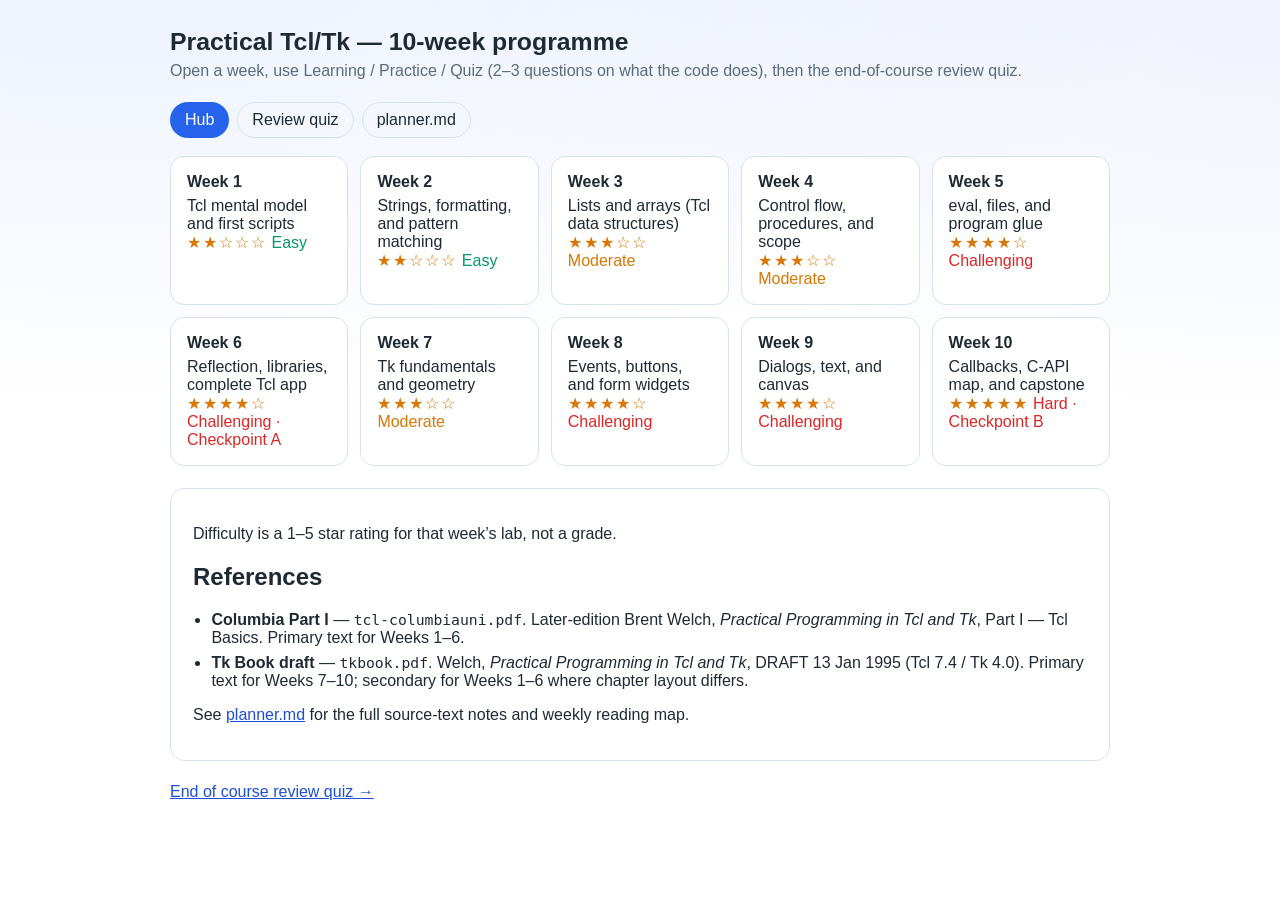
<file: index.html>
<!DOCTYPE html>
<html lang="en">
<head>
  <meta charset="utf-8">
  <meta name="viewport" content="width=device-width, initial-scale=1">
  <title>Tcl/Tk 10-week programme</title>
  <link rel="stylesheet" href="assets/course.css">
</head>
<body>
  <div class="wrap">
    <header>
      <h1>Practical Tcl/Tk — 10-week programme</h1>
      <p>Open a week, use Learning / Practice / Quiz (2–3 questions on what the code does), then the end-of-course review quiz.</p>
    </header>
    <nav class="bar">
      <a class="active" href="index.html">Hub</a>
      <a href="quiz/index.html">Review quiz</a>
      <a href="planner.md">planner.md</a>
    </nav>
    <div class="week-grid">
    <a href="week1/index.html">
      <strong>Week 1</strong>
      Tcl mental model and first scripts<br>
      <span class="stars">★★☆☆☆</span>
      <span class="diff-easy"> Easy</span>
    </a>
    <a href="week2/index.html">
      <strong>Week 2</strong>
      Strings, formatting, and pattern matching<br>
      <span class="stars">★★☆☆☆</span>
      <span class="diff-easy"> Easy</span>
    </a>
    <a href="week3/index.html">
      <strong>Week 3</strong>
      Lists and arrays (Tcl data structures)<br>
      <span class="stars">★★★☆☆</span>
      <span class="diff-mid"> Moderate</span>
    </a>
    <a href="week4/index.html">
      <strong>Week 4</strong>
      Control flow, procedures, and scope<br>
      <span class="stars">★★★☆☆</span>
      <span class="diff-mid"> Moderate</span>
    </a>
    <a href="week5/index.html">
      <strong>Week 5</strong>
      eval, files, and program glue<br>
      <span class="stars">★★★★☆</span>
      <span class="diff-hard"> Challenging</span>
    </a>
    <a href="week6/index.html">
      <strong>Week 6</strong>
      Reflection, libraries, complete Tcl app<br>
      <span class="stars">★★★★☆</span>
      <span class="diff-hard"> Challenging · Checkpoint A</span>
    </a>
    <a href="week7/index.html">
      <strong>Week 7</strong>
      Tk fundamentals and geometry<br>
      <span class="stars">★★★☆☆</span>
      <span class="diff-mid"> Moderate</span>
    </a>
    <a href="week8/index.html">
      <strong>Week 8</strong>
      Events, buttons, and form widgets<br>
      <span class="stars">★★★★☆</span>
      <span class="diff-hard"> Challenging</span>
    </a>
    <a href="week9/index.html">
      <strong>Week 9</strong>
      Dialogs, text, and canvas<br>
      <span class="stars">★★★★☆</span>
      <span class="diff-hard"> Challenging</span>
    </a>
    <a href="week10/index.html">
      <strong>Week 10</strong>
      Callbacks, C-API map, and capstone<br>
      <span class="stars">★★★★★</span>
      <span class="diff-hard"> Hard · Checkpoint B</span>
    </a>
    </div>
    <section class="card" style="margin-top:22px">
      <p>Difficulty is a 1–5 star rating for that week’s lab, not a grade.</p>
      <h2>References</h2>
      <ul class="list">
        <li><strong>Columbia Part I</strong> — <code>tcl-columbiauni.pdf</code>. Later-edition Brent Welch, <em>Practical Programming in Tcl and Tk</em>, Part I — Tcl Basics. Primary text for Weeks 1–6.</li>
        <li><strong>Tk Book draft</strong> — <code>tkbook.pdf</code>. Welch, <em>Practical Programming in Tcl and Tk</em>, DRAFT 13 Jan 1995 (Tcl 7.4 / Tk 4.0). Primary text for Weeks 7–10; secondary for Weeks 1–6 where chapter layout differs.</li>
      </ul>
      <p>See <a href="planner.md">planner.md</a> for the full source-text notes and weekly reading map.</p>
    </section>
    <p style="margin-top:22px"><a href="quiz/index.html">End of course review quiz →</a></p>
  </div>
</body>
</html>
</file>
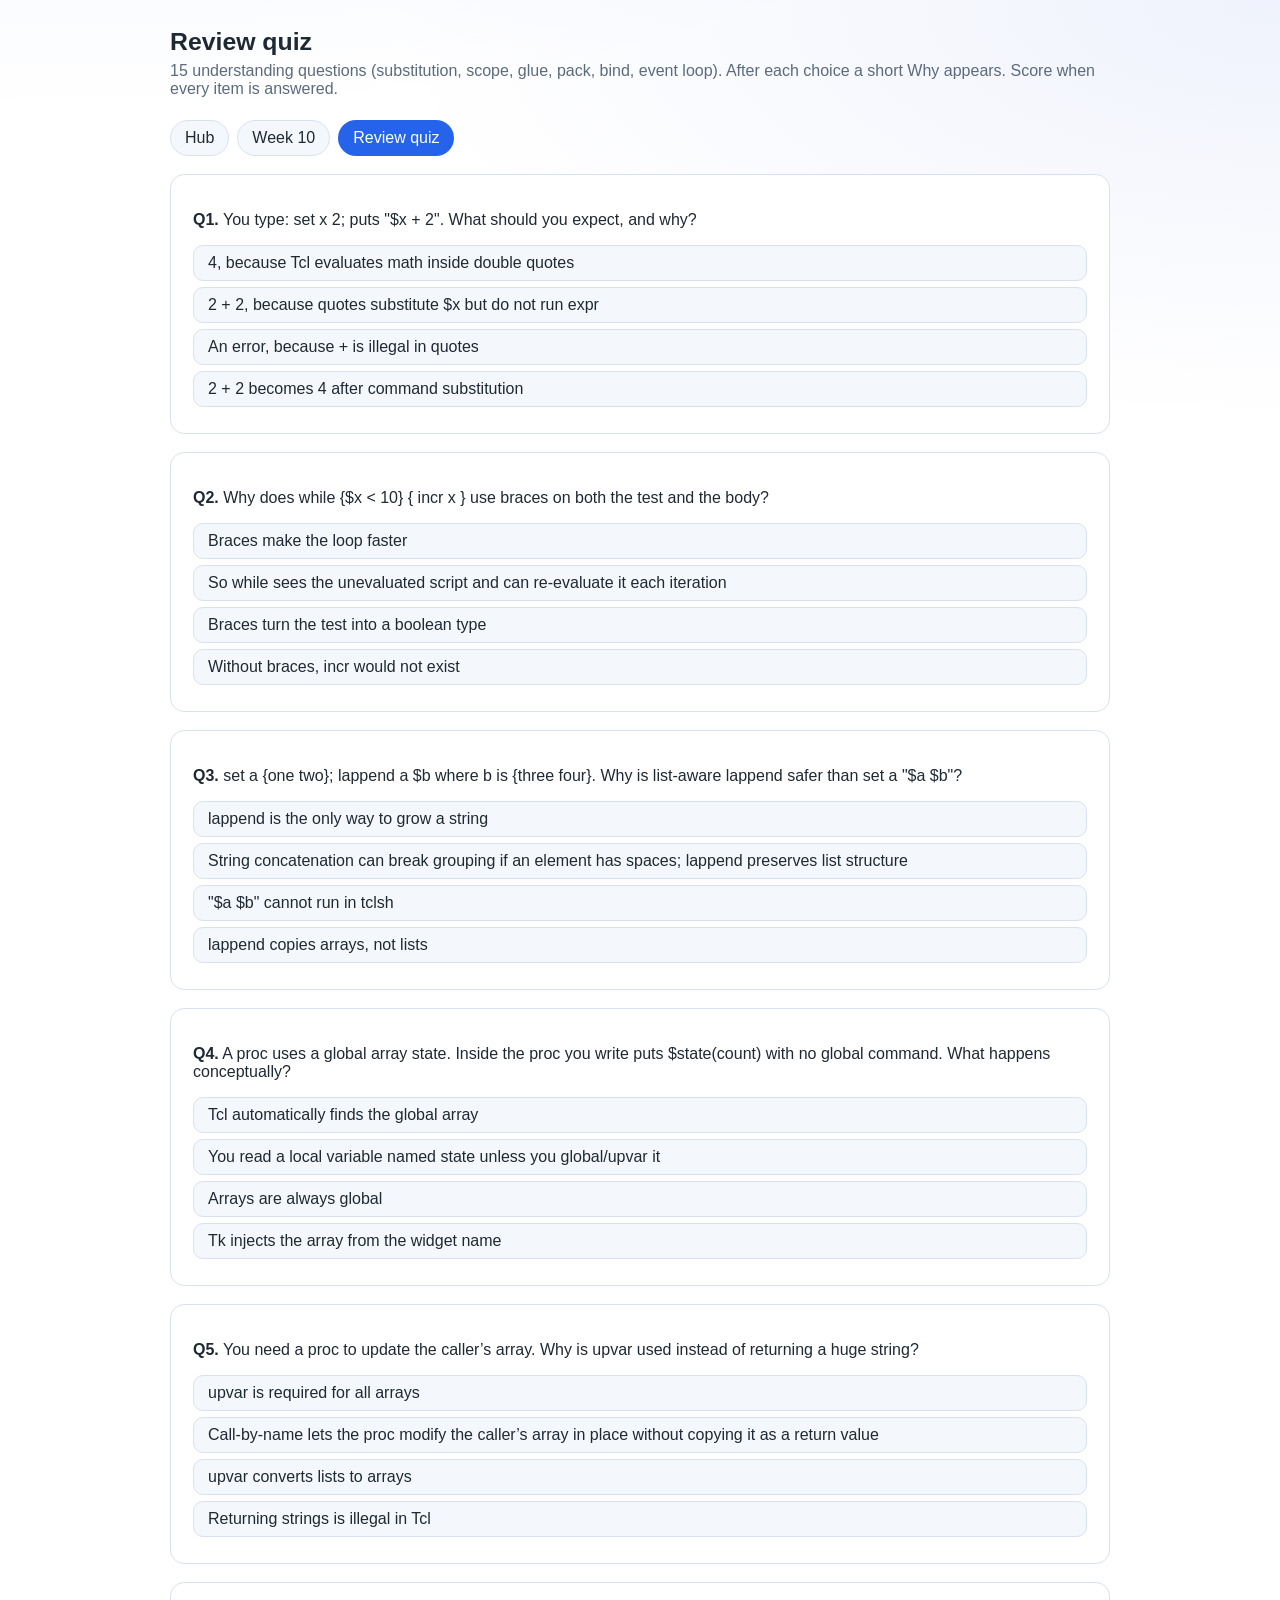
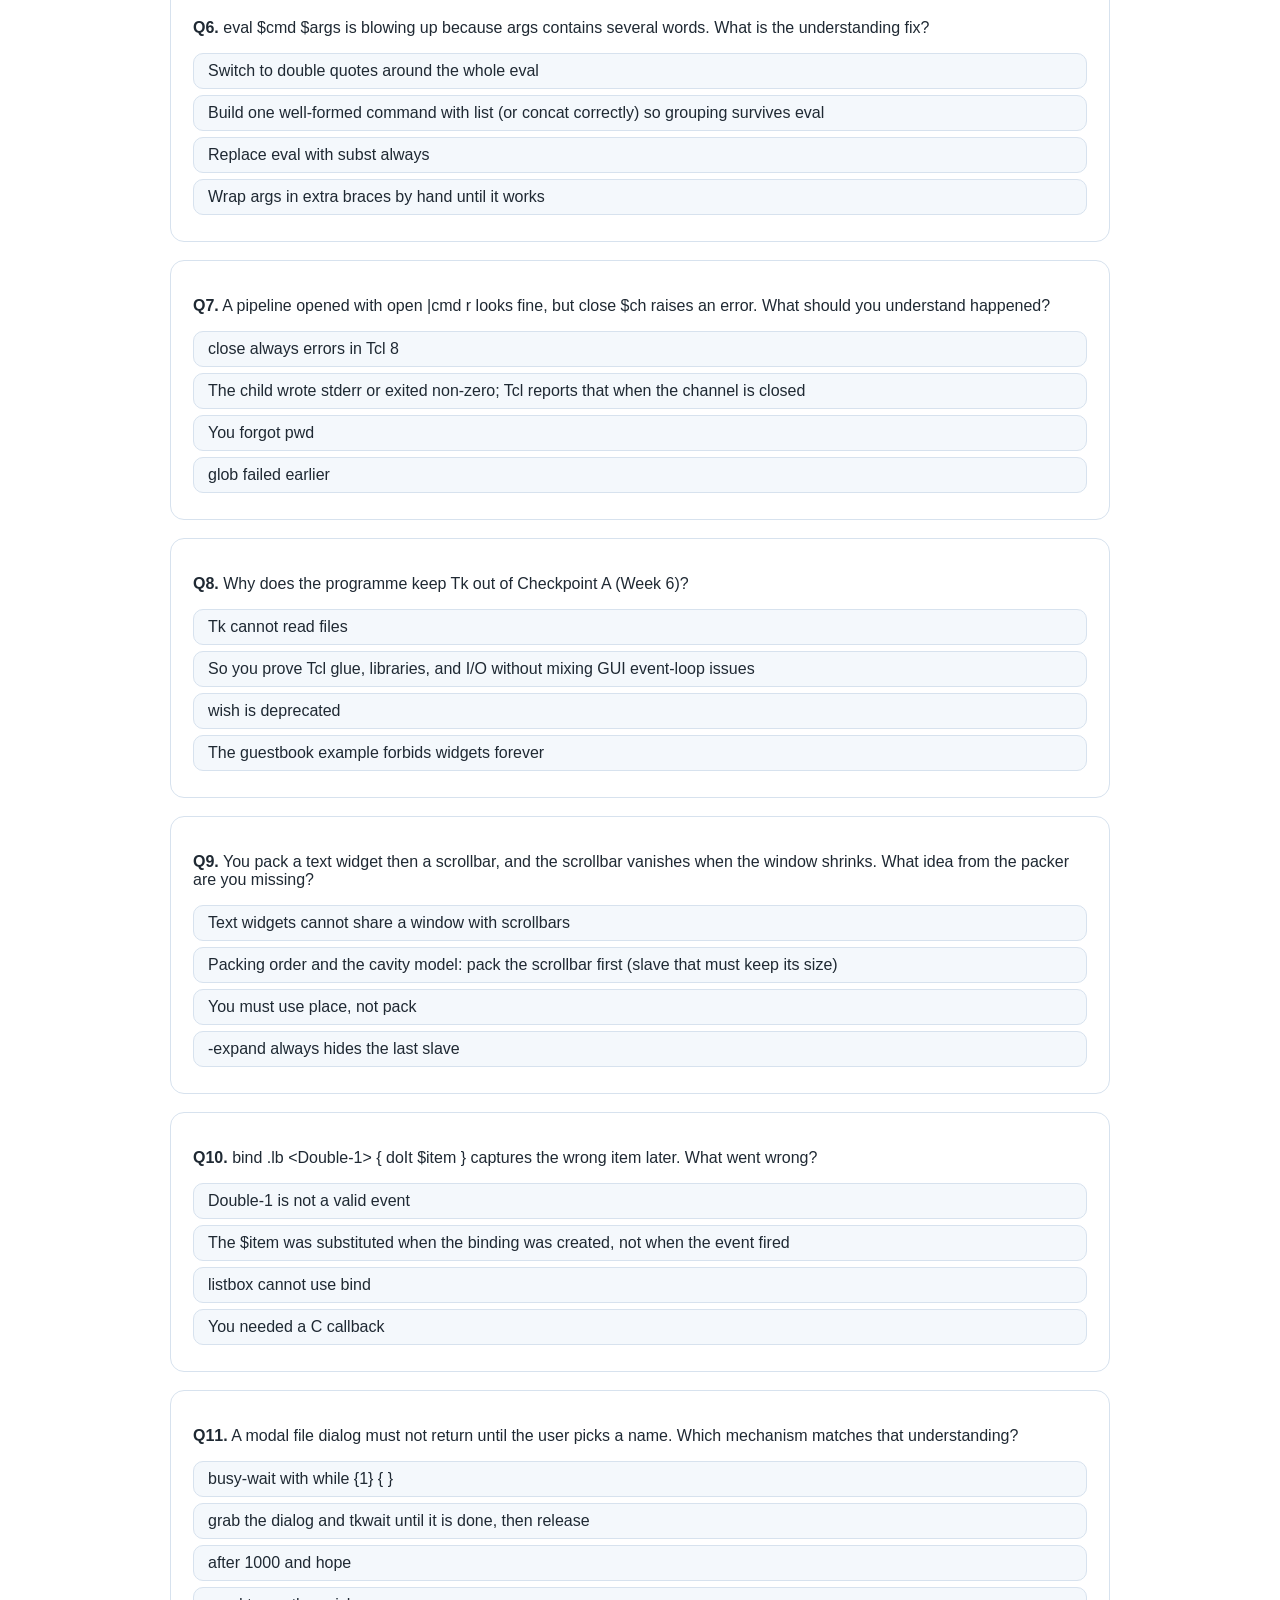
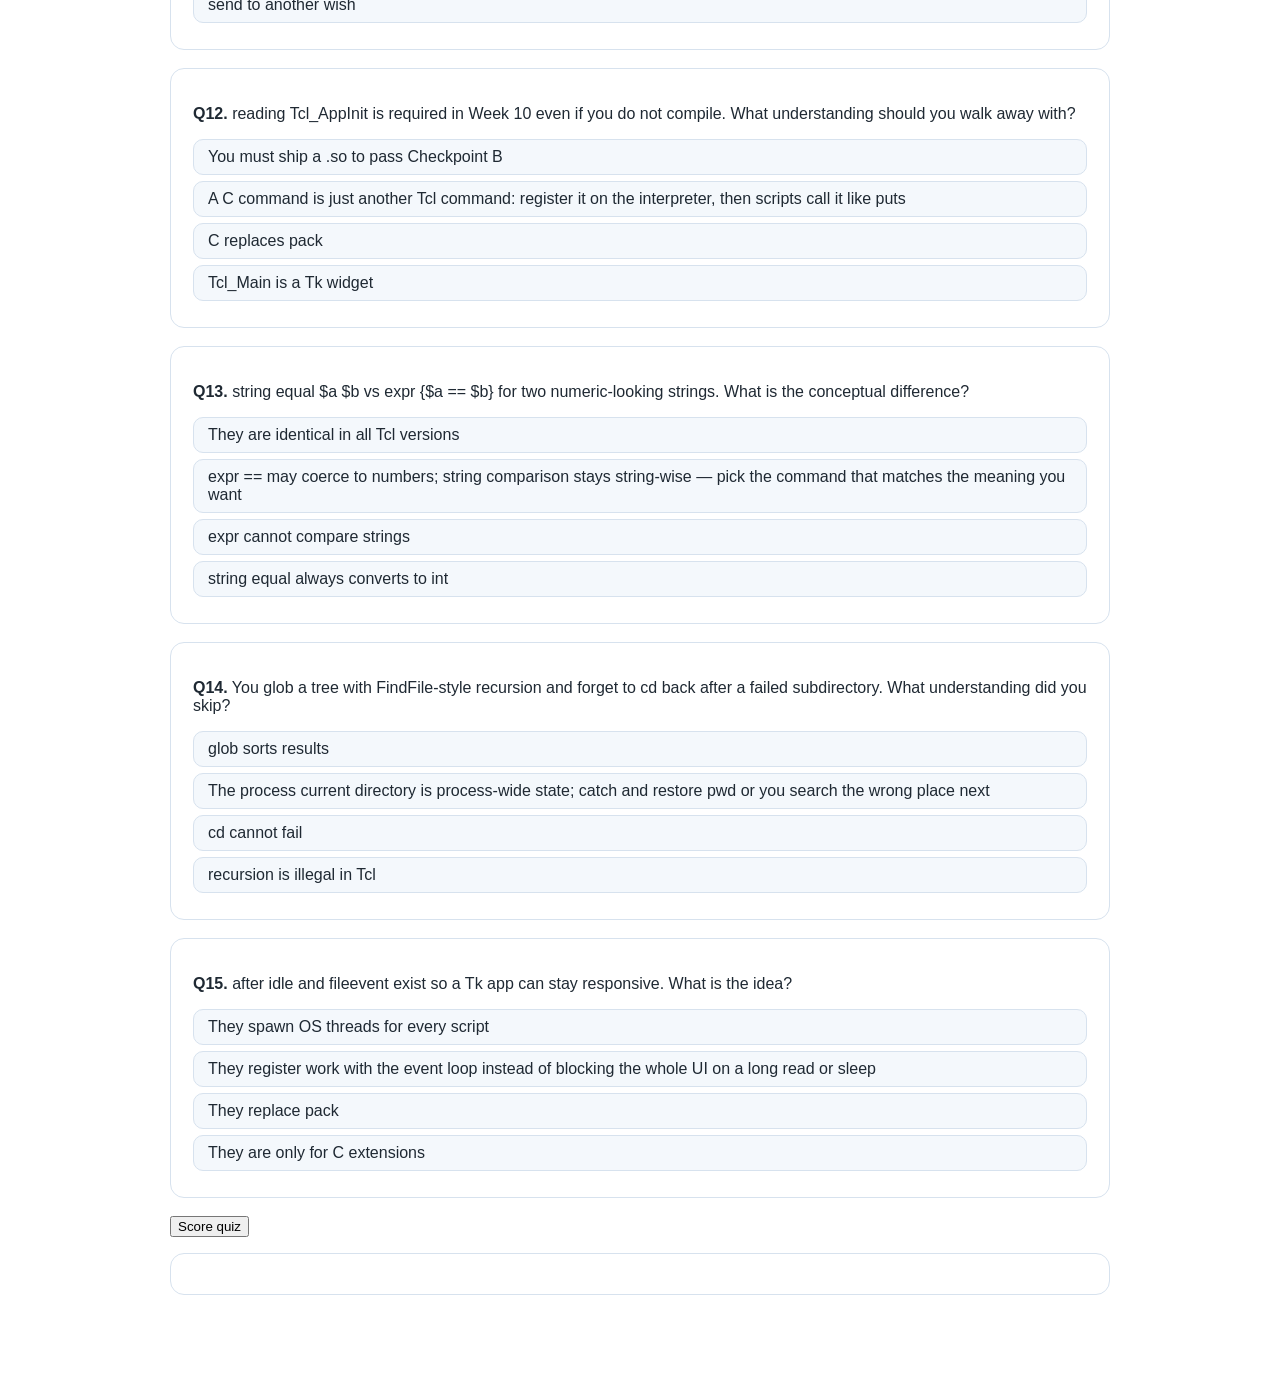
<file: quiz/index.html>
<!DOCTYPE html>
<html lang="en">
<head>
  <meta charset="utf-8">
  <meta name="viewport" content="width=device-width, initial-scale=1">
  <title>Review quiz — Tcl/Tk programme</title>
  <link rel="stylesheet" href="../assets/course.css">
</head>
<body>
  <div class="wrap">
    <header>
      <h1>Review quiz</h1>
      <p>15 understanding questions (substitution, scope, glue, pack, bind, event loop). After each choice a short Why appears. Score when every item is answered.</p>
    </header>
    <nav class="bar">
      <a href="../index.html">Hub</a>
      <a href="../week10/index.html">Week 10</a>
      <a class="active" href="index.html">Review quiz</a>
    </nav>
    <div id="quiz"></div>
    <p><button type="button" onclick="scoreQuiz()">Score quiz</button></p>
    <div id="score" class="card"></div>
  </div>
  <script src="../assets/quiz.js"></script>
</body>
</html>
</file>
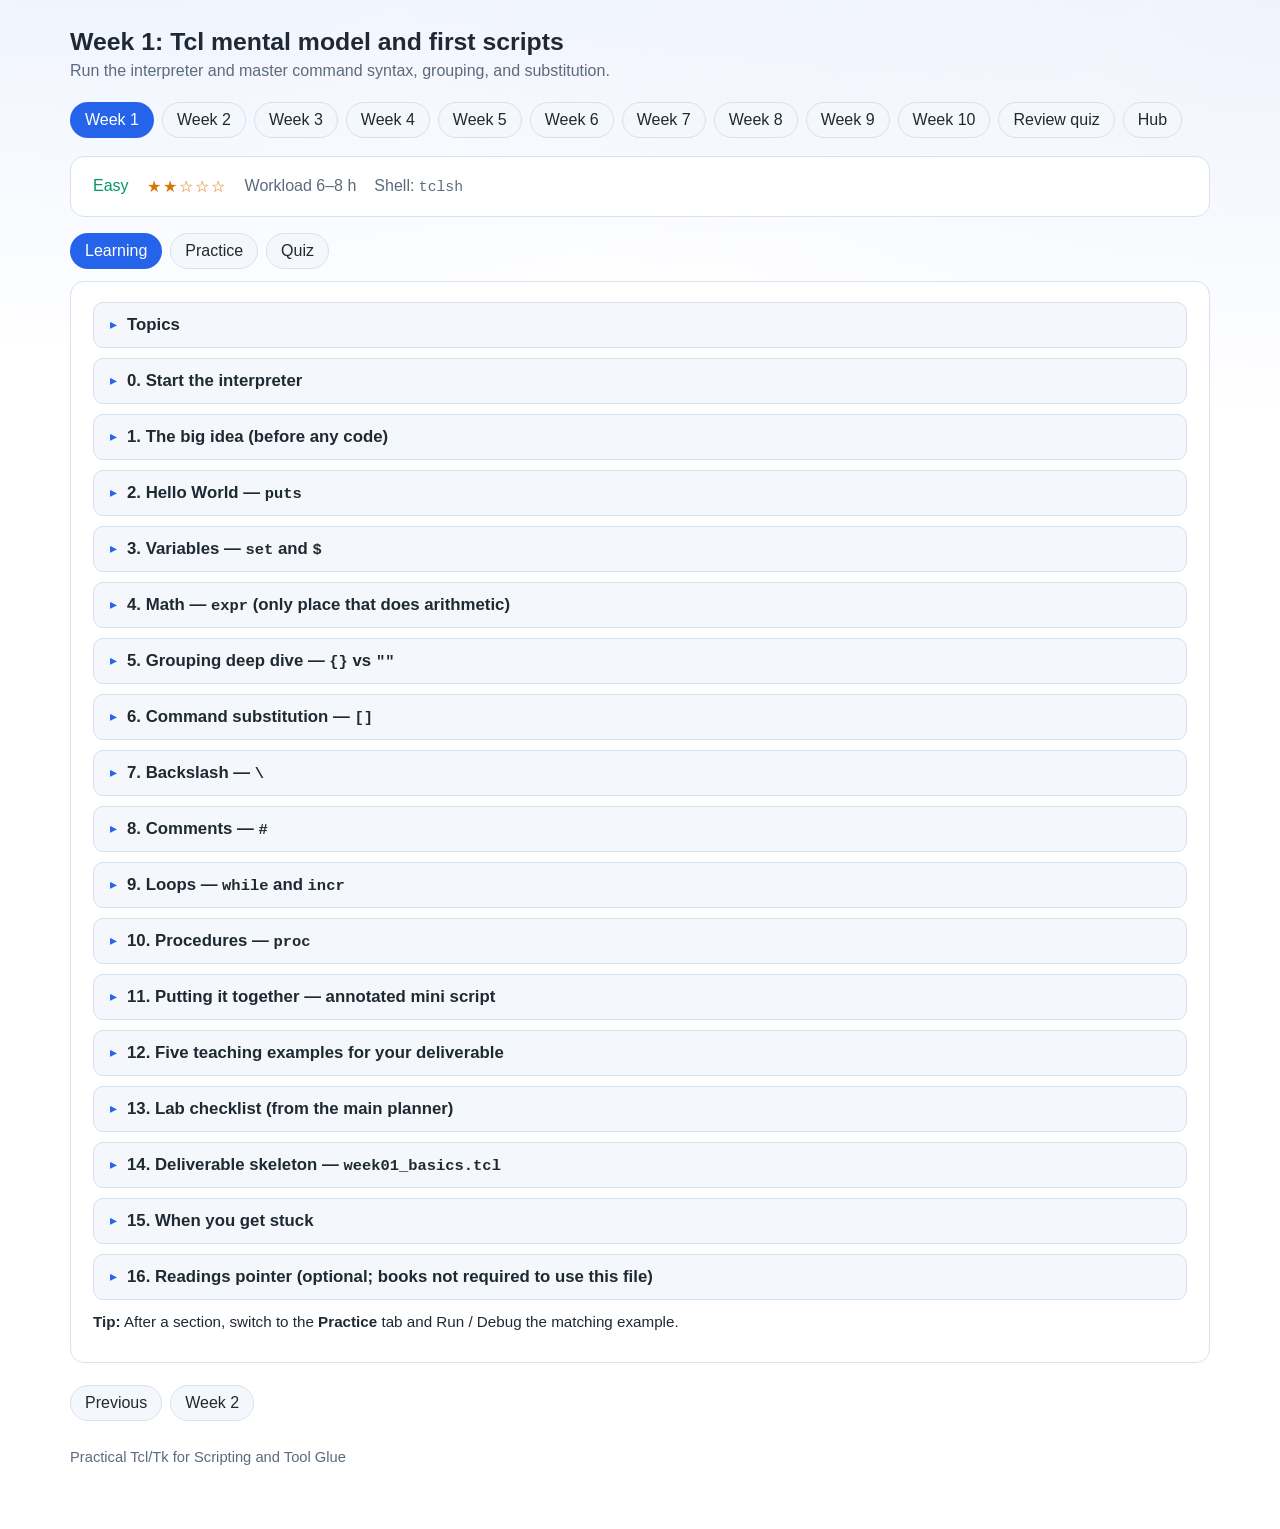
<file: week1/index.html>
<!DOCTYPE html>
<html lang="en">
<head>
  <meta charset="utf-8">
  <meta name="viewport" content="width=device-width, initial-scale=1">
  <title>Week 1 — Tcl/Tk programme</title>
  <link rel="stylesheet" href="../assets/course.css">
</head>
<body>
  <div class="wrap wide">
    <header>
      <h1>Week 1: Tcl mental model and first scripts</h1>
      <p>Run the interpreter and master command syntax, grouping, and substitution.</p>
    </header>
    <nav class="bar">
    <a href="../week1/index.html" class="active">Week 1</a>
    <a href="../week2/index.html">Week 2</a>
    <a href="../week3/index.html">Week 3</a>
    <a href="../week4/index.html">Week 4</a>
    <a href="../week5/index.html">Week 5</a>
    <a href="../week6/index.html">Week 6</a>
    <a href="../week7/index.html">Week 7</a>
    <a href="../week8/index.html">Week 8</a>
    <a href="../week9/index.html">Week 9</a>
    <a href="../week10/index.html">Week 10</a>
    <a href="../quiz/index.html">Review quiz</a>
    <a href="../index.html">Hub</a>
    </nav>
    <section class="card">
      <div class="meta">
        <span class="diff-easy">Easy</span>
        <span class="stars" aria-label="difficulty 2 of 5">★★☆☆☆</span>
        <span>Workload 6–8 h</span>
        <span>Shell: <code>tclsh</code></span>
      </div>
    </section>
    <div class="tabs">
      <button type="button" class="active" data-show="learning">Learning</button>
      <button type="button" data-show="practice">Practice</button>
      <button type="button" data-show="quiz">Quiz</button>
    </div>
    <section class="card learn md-doc" data-panel="learning">
<details class="learn-drop">
  <summary><h2>Topics</h2></summary>
  <div class="learn-drop-body">
      <ul class="list">
      <li>puts, set, expr, string, incr, proc, while</li>
      <li>Grouping with braces and quotes</li>
      <li>$ variable substitution, [] command substitution, \ backslash</li>
      <li>Comments and Hello World</li>
      <li>The three interpreter steps: grouping → substitution → invocation</li>
      </ul>
  </div>
</details>
<details class="learn-drop" id="0-start-the-interpreter">
  <summary><h2>0. Start the interpreter</h2></summary>
  <div class="learn-drop-body">
<pre class="code"><code class="lang-bash">tclsh</code></pre>
<p>You should see a prompt like <code>%</code>. Type Tcl there. Exit with:</p>
<pre class="code"><code class="lang-tcl">exit</code></pre>
<p>Or run a script file later with:</p>
<pre class="code"><code class="lang-bash">tclsh week01_basics.tcl</code></pre>
  </div>
</details>
<details class="learn-drop" id="1-the-big-idea-before-any-code">
  <summary><h2>1. The big idea (before any code)</h2></summary>
  <div class="learn-drop-body">
<p>Tcl does <strong>not</strong> work like Python or C. Almost everything is a <strong>command</strong>:</p>
<pre class="code"><code class="lang-text">commandName  arg1  arg2  arg3 ...</code></pre>
<p>Words are separated by <strong>spaces</strong>. A command ends at a <strong>newline</strong> or a <strong>semicolon</strong> <code>;</code>.</p>
<p>Every line is processed in <strong>exactly three steps</strong>:</p>
<ol class="list"><li><strong>Grouping</strong> — decide where arguments start/end (<code>{}</code>, <code>&quot;&quot;</code>, spaces).</li><li><strong>Substitution</strong> — fill in <code>$var</code>, <code>[command]</code>, and <code>\...</code>.</li><li><strong>Invocation</strong> — run the command with the finished argument strings.</li></ol>
<p><strong>Single-pass rule:</strong> after substitution, Tcl does <strong>not</strong> re-group. If <code>$x</code> contains spaces, those spaces are already <em>inside</em> one argument (or they split words only if you used bare <code>$x</code> without quotes — see §5).</p>
<p>When something looks weird, draw those three steps on paper before adding more commands.</p>
  </div>
</details>
<details class="learn-drop" id="2-hello-world-puts">
  <summary><h2>2. Hello World — <code>puts</code></h2></summary>
  <div class="learn-drop-body">
<h3 id="type-this">Type this</h3>
<pre class="code"><code class="lang-tcl">puts Hello
puts &quot;Hello, world!&quot;
puts {Hello, world!}</code></pre>
<h3 id="line-by-line">Line-by-line</h3>
<div class="table-wrap"><table><thead><tr><th>Line</th><th>What happens</th></tr></thead><tbody><tr><td><code>puts Hello</code></td><td>Command name is <code>puts</code>. One argument: the string <code>Hello</code>. <code>puts</code> writes it to stdout and adds a newline.</td></tr><tr><td><code>puts &quot;Hello, world!&quot;</code></td><td>Quotes <strong>group</strong> two words into <strong>one</strong> argument so the space does not start a new argument. Then <code>puts</code> prints that one string.</td></tr><tr><td><code>puts {Hello, world!}</code></td><td>Braces also group into one argument. Here <code>$</code>, <code>[]</code>, and most <code>\</code> are <strong>not</strong> substituted inside <code>{}</code>. Same printed result as the quoted line for this plain text.</td></tr></tbody></table></div>
<h3 id="try-a-bug">Try a bug</h3>
<pre class="code"><code class="lang-tcl">puts Hello, world!</code></pre>
<p>Tcl sees <strong>three</strong> arguments after <code>puts</code> (<code>Hello,</code> <code>world!</code> — wait: actually <code>Hello,</code> and <code>world!</code> if comma sticks to Hello… depending on commas). Safer demo of the bug:</p>
<pre class="code"><code class="lang-tcl">puts Hello world</code></pre>
<p><strong>Why it fails / misbehaves:</strong> <code>puts</code> expects one main string (optional stream first). Extra words confuse it. Fix: quote or brace the message.</p>
  </div>
</details>
<details class="learn-drop" id="3-variables-set-and">
  <summary><h2>3. Variables — <code>set</code> and <code>$</code></h2></summary>
  <div class="learn-drop-body">
<h3 id="type-this">Type this</h3>
<pre class="code"><code class="lang-tcl">set name Ada
puts $name
puts &quot;Hello, $name!&quot;
puts {Hello, $name!}
set name</code></pre>
<h3 id="line-by-line">Line-by-line</h3>
<div class="table-wrap"><table><thead><tr><th>Line</th><th>What happens</th></tr></thead><tbody><tr><td><code>set name Ada</code></td><td>Command <code>set</code>. Argument 1: variable name <code>name</code>. Argument 2: value <code>Ada</code>. Creates/updates the variable. <code>set</code> also <strong>returns</strong> the value.</td></tr><tr><td><code>puts $name</code></td><td>Grouping: words <code>puts</code> and <code>$name</code>. Substitution: <code>$name</code> → <code>Ada</code>. Invocation: <code>puts</code> with argument <code>Ada</code>.</td></tr><tr><td><code>puts &quot;Hello, $name!&quot;</code></td><td>Inside <code>&quot;...&quot;</code>, <code>$name</code> <strong>is</strong> substituted → <code>Hello, Ada!</code>.</td></tr><tr><td><code>puts {Hello, $name!}</code></td><td>Inside <code>{...}</code>, <code>$name</code> is <strong>literal text</strong>. Prints <code>Hello, $name!</code> with a dollar sign visible.</td></tr><tr><td><code>set name</code></td><td><code>set</code> with only the name <strong>reads</strong> the variable and returns its value (here <code>Ada</code>).</td></tr></tbody></table></div>
<h3 id="brace-form-of-variable-names">Brace form of variable names</h3>
<pre class="code"><code class="lang-tcl">set x 10
puts ${x}toys</code></pre>
<div class="table-wrap"><table><thead><tr><th>Piece</th><th>Meaning</th></tr></thead><tbody><tr><td><code>${x}</code></td><td>Variable name is clearly <code>x</code> (not <code>xtoys</code>).</td></tr><tr><td><code>toys</code></td><td>Plain text stuck after the value → prints <code>10toys</code>.</td></tr></tbody></table></div>
<p>Without braces, <code>$xtoys</code> would look for a variable named <code>xtoys</code>.</p>
  </div>
</details>
<details class="learn-drop" id="4-math-expr-only-place-that-does-arithmetic">
  <summary><h2>4. Math — <code>expr</code> (only place that does arithmetic)</h2></summary>
  <div class="learn-drop-body">
<h3 id="type-this">Type this</h3>
<pre class="code"><code class="lang-tcl">set a 3
set b 4
puts [expr {$a + $b}]
puts &quot;sum is [expr {$a + $b}]&quot;</code></pre>
<h3 id="line-by-line">Line-by-line</h3>
<div class="table-wrap"><table><thead><tr><th>Line / piece</th><th>What happens</th></tr></thead><tbody><tr><td><code>set a 3</code></td><td>Store string <code>3</code> in <code>a</code>. (Everything is a string; <code>expr</code> will treat it as a number.)</td></tr><tr><td><code>[expr {$a + $b}]</code></td><td><strong>Command substitution:</strong> run <code>expr</code> with one argument <code>{ $a + $b }</code> (after grouping). Inside the braced expr body, Tcl still substitutes <code>$a</code> and <code>$b</code> <em>as part of expr’s rules for that form</em> — standard safe style is <code>expr {$a + $b}</code>. Result string <code>7</code> replaces the whole <code>[...]</code>.</td></tr><tr><td><code>puts [expr {$a + $b}]</code></td><td>After substitution becomes <code>puts 7</code>.</td></tr><tr><td>Nested in quotes</td><td>Quotes allow <code>$</code> and <code>[]</code>. So <code>&quot;sum is [expr ...]&quot;</code> becomes <code>sum is 7</code>.</td></tr></tbody></table></div>
<h3 id="important-contrast">Important contrast</h3>
<pre class="code"><code class="lang-tcl">puts 1+2
puts [expr {1+2}]</code></pre>
<div class="table-wrap"><table><thead><tr><th>Line</th><th>Result</th><th>Why</th></tr></thead><tbody><tr><td><code>puts 1+2</code></td><td>prints <code>1+2</code></td><td>No <code>expr</code> — just characters.</td></tr><tr><td><code>puts [expr {1+2}]</code></td><td>prints <code>3</code></td><td><code>expr</code> evaluates math.</td></tr></tbody></table></div>
<p>Prefer <code>expr {...}</code> with braces around the expression (course rule: braces for code bodies).</p>
  </div>
</details>
<details class="learn-drop" id="5-grouping-deep-dive-vs">
  <summary><h2>5. Grouping deep dive — <code>{}</code> vs <code>&quot;&quot;</code></h2></summary>
  <div class="learn-drop-body">
<h3 id="type-this">Type this</h3>
<pre class="code"><code class="lang-tcl">set x &quot;two words&quot;
puts $x
puts &quot;$x&quot;
puts {$x}</code></pre>
<h3 id="line-by-line">Line-by-line</h3>
<div class="table-wrap"><table><thead><tr><th>Line</th><th>After substitution</th><th>Meaning</th></tr></thead><tbody><tr><td><code>puts $x</code></td><td>Often becomes two words <code>two</code> and <code>words</code></td><td>Bare <code>$x</code> can <strong>split</strong> into multiple arguments if the value has spaces. Easy source of bugs.</td></tr><tr><td><code>puts &quot;$x&quot;</code></td><td>one argument <code>two words</code></td><td>Quotes keep it <strong>one</strong> argument after <code>$</code> is filled in.</td></tr><tr><td><code>puts {$x}</code></td><td>one argument <code>$x</code></td><td>No substitution — literal dollar-x.</td></tr></tbody></table></div>
<p><strong>Rule of thumb for Week 1:</strong><br></p>
<ul class="list"><li>Code bodies (<code>while</code>, <code>proc</code>, <code>expr</code> args): use <code>{...}</code>.  </li><li>Text that needs <code>$</code> or <code>[]</code>: use <code>&quot;...&quot;</code>.  </li><li>Prefer <code>&quot;$x&quot;</code> over bare <code>$x</code> when printing or passing values that might contain spaces.</li></ul>
  </div>
</details>
<details class="learn-drop" id="6-command-substitution">
  <summary><h2>6. Command substitution — <code>[]</code></h2></summary>
  <div class="learn-drop-body">
<h3 id="type-this">Type this</h3>
<pre class="code"><code class="lang-tcl">set n [expr {2 * 5}]
puts &quot;n is $n&quot;
puts &quot;length of hello is [string length hello]&quot;</code></pre>
<h3 id="line-by-line">Line-by-line</h3>
<div class="table-wrap"><table><thead><tr><th>Piece</th><th>What happens</th></tr></thead><tbody><tr><td><code>[expr {2 * 5}]</code></td><td>Nested script runs first; result <code>10</code> replaces the brackets.</td></tr><tr><td><code>set n ...</code></td><td>Variable <code>n</code> becomes <code>10</code>.</td></tr><tr><td><code>[string length hello]</code></td><td><code>string</code> is a command; subcommand <code>length</code>; argument <code>hello</code> → <code>5</code>.</td></tr></tbody></table></div>
<p><strong>Order inside one line:</strong> innermost <code>[...]</code> runs when substitutions happen (step 2), then the outer command runs (step 3).</p>
  </div>
</details>
<details class="learn-drop" id="7-backslash">
  <summary><h2>7. Backslash — <code>\</code></h2></summary>
  <div class="learn-drop-body">
<h3 id="type-this">Type this</h3>
<pre class="code"><code class="lang-tcl">puts &quot;line1
line2&quot;
puts &quot;quote: \&quot;hi\&quot;&quot;
puts &quot;dollar: \$name&quot;
puts &quot;path: C:\temp&quot;</code></pre>
<h3 id="line-by-line">Line-by-line</h3>
<div class="table-wrap"><table><thead><tr><th>Escape</th><th>Meaning</th></tr></thead><tbody><tr><td><code>
</code></td><td>newline</td></tr><tr><td><code>\&quot;</code></td><td>a literal <code>&quot;</code> inside a quoted string</td></tr><tr><td><code>\$</code></td><td>literal <code>$</code> (no variable substitution)</td></tr><tr><td><code>\</code></td><td>one backslash</td></tr></tbody></table></div>
<p>Inside <code>{...}</code>, most of these stay literal (braces disable normal substitution). Use quotes when you want <code>
</code> to mean newline.</p>
<p><strong>Line continuation:</strong></p>
<pre class="code"><code class="lang-tcl">puts &quot;hello \
world&quot;</code></pre>
<p><code>\</code> before the newline joins the next line; surrounding whitespace collapses to a space → often prints <code>hello world</code>.</p>
  </div>
</details>
<details class="learn-drop" id="8-comments">
  <summary><h2>8. Comments — <code>#</code></h2></summary>
  <div class="learn-drop-body">
<h3 id="type-this">Type this</h3>
<pre class="code"><code class="lang-tcl"># This is a full-line comment
set x 1 ;# comment after a command</code></pre>
<h3 id="line-by-line">Line-by-line</h3>
<div class="table-wrap"><table><thead><tr><th>Form</th><th>OK?</th><th>Why</th></tr></thead><tbody><tr><td><code># comment</code> at start of line</td><td>Yes</td><td><code>#</code> sits where a <strong>command name</strong> is expected.</td></tr><tr><td><code>set x 1 ;# comment</code></td><td>Yes</td><td>After <code>;</code>, a new command position starts; <code>#</code> begins a comment command.</td></tr><tr><td><code>set x 1 # bad</code></td><td>No</td><td><code>#</code> is not in command position — Tcl thinks <code>#</code> / <code>bad</code> are extra arguments to <code>set</code>.</td></tr></tbody></table></div>
<h3 id="intentional-bug-lab">Intentional bug (lab)</h3>
<pre class="code"><code class="lang-tcl">set x 1 # mid-line comment wrong</code></pre>
<p>Fix: use <code>;#</code> or put <code>#</code> on its own line.</p>
  </div>
</details>
<details class="learn-drop" id="9-loops-while-and-incr">
  <summary><h2>9. Loops — <code>while</code> and <code>incr</code></h2></summary>
  <div class="learn-drop-body">
<h3 id="type-this">Type this</h3>
<pre class="code"><code class="lang-tcl">set i 0
set sum 0
while {$i &lt; 5} {
    set sum [expr {$sum + $i}]
    incr i
}
puts &quot;sum=$sum i=$i&quot;</code></pre>
<h3 id="line-by-line">Line-by-line</h3>
<div class="table-wrap"><table><thead><tr><th>Line</th><th>What happens</th></tr></thead><tbody><tr><td><code>set i 0</code></td><td>Loop counter.</td></tr><tr><td><code>set sum 0</code></td><td>Running total.</td></tr><tr><td><code>while {$i &lt; 5} { ... }</code></td><td>Command <code>while</code>. Arg1: test expression in braces (not substituted until <code>while</code> evaluates it each time). Arg2: body in braces (not run until the loop runs).</td></tr><tr><td><code>{$i &lt; 5}</code></td><td>Each iteration, <code>while</code> evaluates this as a boolean (via expr-like rules). True while <code>i</code> is 0..4.</td></tr><tr><td><code>set sum [expr {$sum + $i}]</code></td><td>Add current <code>i</code> into <code>sum</code>.</td></tr><tr><td><code>incr i</code></td><td>Add 1 to integer variable <code>i</code> (default +1). Shortcut for <code>set i [expr {$i + 1}]</code>.</td></tr><tr><td>After loop</td><td><code>sum</code> is <code>0+1+2+3+4</code> = <code>10</code>; <code>i</code> is <code>5</code>.</td></tr></tbody></table></div>
<h3 id="why-the-body-must-be-braced">Why the body must be braced</h3>
<p>If you wrote the body in quotes, <code>$i</code> and <code>$sum</code> could be substituted <strong>once</strong> when the <code>while</code> line is first parsed — wrong. Braces <strong>defer</strong> substitution until each iteration.</p>
<h3 id="space-before-common-week-1-bug">Space before <code>{</code> (common Week 1 bug)</h3>
<pre class="code"><code class="lang-tcl"># WRONG — missing space: Tcl may see a weird command name
while{$i &lt; 5}{
    incr i
}</code></pre>
<pre class="code"><code class="lang-tcl"># RIGHT — space separates command name from arguments
while {$i &lt; 5} {
    incr i
}</code></pre>
  </div>
</details>
<details class="learn-drop" id="10-procedures-proc">
  <summary><h2>10. Procedures — <code>proc</code></h2></summary>
  <div class="learn-drop-body">
<h3 id="type-this">Type this</h3>
<pre class="code"><code class="lang-tcl">proc add {a b} {
    return [expr {$a + $b}]
}
puts [add 3 4]
puts [add 10 20]</code></pre>
<h3 id="line-by-line">Line-by-line</h3>
<div class="table-wrap"><table><thead><tr><th>Line</th><th>What happens</th></tr></thead><tbody><tr><td><code>proc add {a b} { ... }</code></td><td>Defines a <strong>new command</strong> named <code>add</code>.</td></tr><tr><td><code>{a b}</code></td><td>Argument list: two parameters, <code>a</code> and <code>b</code>. Braced so the list is one grouping unit.</td></tr><tr><td>Body <code>{ return [expr {$a + $b}] }</code></td><td>Stored as a script string. Not executed at definition time (braces).</td></tr><tr><td><code>return [...]</code></td><td>Exit the proc, giving that string as the result.</td></tr><tr><td><code>puts [add 3 4]</code></td><td>Calls <code>add</code> with <code>a=3</code>, <code>b=4</code>; result <code>7</code> printed.</td></tr></tbody></table></div>
<h3 id="two-argument-proc-without-return-also-fine">Two-argument proc without <code>return</code> (also fine)</h3>
<p>The value of the <strong>last command</strong> in the body is the result if you omit <code>return</code>:</p>
<pre class="code"><code class="lang-tcl">proc add2 {a b} {
    expr {$a + $b}
}
puts [add2 1 2]</code></pre>
  </div>
</details>
<details class="learn-drop" id="11-putting-it-together-annotated-mini-script">
  <summary><h2>11. Putting it together — annotated mini script</h2></summary>
  <div class="learn-drop-body">
<p>Save as <code>demo_week1.tcl</code> and run <code>tclsh demo_week1.tcl</code>, or paste block by block.</p>
<pre class="code"><code class="lang-tcl"># demo_week1.tcl — every line explained below

puts &quot;=== Week 1 demo ===&quot;

set name &quot;Ada&quot;
puts &quot;Hello, $name!&quot;

set a 3
set b 5
puts &quot;a+b = [expr {$a + $b}]&quot;

set i 0
set sum 0
while {$i &lt;= 3} {
    set sum [expr {$sum + $i}]
    incr i
}
puts &quot;sum 0..3 = $sum&quot;

proc greet {who} {
    return &quot;hi, $who&quot;
}
puts [greet $name]</code></pre>
<h3 id="line-by-line-walkthrough">Line-by-line walkthrough</h3>
<div class="table-wrap"><table><thead><tr><th>Line</th><th>Role</th></tr></thead><tbody><tr><td><code># demo_week1...</code></td><td>Comment (command position).</td></tr><tr><td><code>puts &quot;=== ... ===&quot;</code></td><td>Print a banner; quotes keep spaces as one argument.</td></tr><tr><td><code>set name &quot;Ada&quot;</code></td><td>Assign string with quotes (optional for a single word).</td></tr><tr><td><code>puts &quot;Hello, $name!&quot;</code></td><td>Quote group + variable substitution.</td></tr><tr><td><code>set a 3</code> / <code>set b 5</code></td><td>Numeric strings for later <code>expr</code>.</td></tr><tr><td><code>puts &quot;a+b = [expr {$a + $b}]&quot;</code></td><td>Nested command substitution inside a quoted string.</td></tr><tr><td><code>set i 0</code> / <code>set sum 0</code></td><td>Loop state.</td></tr><tr><td><code>while {$i &lt;= 3} { ... }</code></td><td>Deferred test + body; both braced.</td></tr><tr><td><code>set sum [expr {$sum + $i}]</code></td><td>Update total using command substitution.</td></tr><tr><td><code>incr i</code></td><td>Counter bump.</td></tr><tr><td><code>puts &quot;sum 0..3 = $sum&quot;</code></td><td>Show result (<code>6</code>).</td></tr><tr><td><code>proc greet {who} { ... }</code></td><td>New command; body braced.</td></tr><tr><td><code>return &quot;hi, $who&quot;</code></td><td>Build result with substitution inside quotes <strong>when the proc runs</strong>.</td></tr><tr><td><code>puts [greet $name]</code></td><td>Call proc; print <code>hi, Ada</code>.</td></tr></tbody></table></div>
  </div>
</details>
<details class="learn-drop" id="12-five-teaching-examples-for-your-deliverable">
  <summary><h2>12. Five teaching examples for your deliverable</h2></summary>
  <div class="learn-drop-body">
<p>Include these (or equivalents) in the comment block / script of <code>week01_basics.tcl</code>. Two must be bugs you hit and fixed.</p>
<h3 id="example-a-quotes-substitute-braces-do-not">Example A — quotes substitute, braces do not</h3>
<pre class="code"><code class="lang-tcl">set x 7
puts &quot;x=$x&quot;    ;# → x=7
puts {x=$x}    ;# → x=$x</code></pre>
<h3 id="example-b-command-substitution">Example B — command substitution</h3>
<pre class="code"><code class="lang-tcl">puts [expr {2+2}]   ;# → 4</code></pre>
<h3 id="example-c-safe-loop-body-braces">Example C — safe loop body braces</h3>
<pre class="code"><code class="lang-tcl">set n 0
while {$n &lt; 3} {
    puts &quot;n=$n&quot;
    incr n
}</code></pre>
<h3 id="example-d-bug-then-fix-missing-space-before-brace">Example D — BUG then FIX (missing space before brace)</h3>
<pre class="code"><code class="lang-tcl"># BUG:
# while{$n &lt; 3}{ incr n }

# FIX:
while {$n &lt; 3} {
    incr n
}</code></pre>
<h3 id="example-e-bug-then-fix-comment-not-in-command-position">Example E — BUG then FIX (comment not in command position)</h3>
<pre class="code"><code class="lang-tcl"># BUG:
# set x 1 # oops

# FIX:
set x 1 ;# ok</code></pre>
  </div>
</details>
<details class="learn-drop" id="13-lab-checklist-from-the-main-planner">
  <summary><h2>13. Lab checklist (from the main planner)</h2></summary>
  <div class="learn-drop-body">
<ul class="list"><li>Interactive <code>tclsh</code>: <code>puts</code>, <code>set</code>, <code>expr</code></li><li><code>while</code> + <code>incr</code> running sum</li><li>One <code>proc</code> taking two numeric arguments</li><li>Break at least one script with wrong braces / bad <code>#</code>, then fix it</li><li>Write one-page notes <em>or</em> top-of-file comments: 3-step model + five examples (two bugs)</li></ul>
  </div>
</details>
<details class="learn-drop" id="14-deliverable-skeleton-week01-basicstcl">
  <summary><h2>14. Deliverable skeleton — <code>week01_basics.tcl</code></h2></summary>
  <div class="learn-drop-body">
<p>Create this file in <code>tcl_learning/week1/</code> (or wherever you keep weekly labs). Fill the comment block in your own words.</p>
<pre class="code"><code class="lang-tcl"># week01_basics.tcl
#
# Tcl 3-step evaluation model:
#   1) Grouping   — decide argument boundaries ({}, &quot;&quot;, spaces)
#   2) Substitution — $, [], \
#   3) Invocation — run the command with finished string args
# Single-pass: substituted text is NOT re-grouped.
#
# Five examples (include two bugs+fixes):
#   1) ...
#   2) ...
#   3) ...
#   4) BUG: ...  FIX: ...
#   5) BUG: ...  FIX: ...

puts &quot;Hello, world!&quot;

set a 3
set b 4
puts &quot;sum=[expr {$a + $b}]&quot;

set i 0
set total 0
while {$i &lt; 5} {
    set total [expr {$total + $i}]
    incr i
}
puts &quot;total=$total&quot;

proc add {x y} {
    return [expr {$x + $y}]
}
puts &quot;add(10,20)=[add 10 20]&quot;</code></pre>
<p>Run:</p>
<pre class="code"><code class="lang-bash">tclsh week01_basics.tcl</code></pre>
  </div>
</details>
<details class="learn-drop" id="15-when-you-get-stuck">
  <summary><h2>15. When you get stuck</h2></summary>
  <div class="learn-drop-body">
<ol class="list"><li>Write the line.  </li><li>Underline each argument after <strong>grouping</strong>.  </li><li>Rewrite the line after <strong>substitution</strong>.  </li><li>Only then ask what the <strong>command</strong> does with those strings.</li></ol>
<p>Most Week 1 bugs are braces vs quotes, missing space before <code>{</code>, or <code>#</code> in the wrong place — not “wrong algorithms.”</p>
  </div>
</details>
<details class="learn-drop" id="16-readings-pointer-optional-books-not-required-to-use-this-file">
  <summary><h2>16. Readings pointer (optional; books not required to use this file)</h2></summary>
  <div class="learn-drop-body">
<p>If you have the PDFs: Columbia Part I Ch. 1–2 and/or Tk Book draft Ch. 1. Type every boxed example. This <code>week1planner.md</code> is the line-by-line companion for the lab, not a replacement for those chapters when you have them.</p>
<p><em>End of Week 1 line-by-line planner.</em></p>
  </div>
</details>
      <p class="why"><strong>Tip:</strong> After a section, switch to the <strong>Practice</strong> tab and Run / Debug the matching example.</p>
    </section>
    <section class="card hidden" data-panel="practice" id="lab-playground">
      <h2>Practice</h2>
      <ul class="list">
      <li>Interactive tclsh session <em>or</em> the in-page Coding lab</li>
      <li>Reproduce Hello World, variable and command substitution</li>
      <li>A tiny while + incr loop and a two-argument proc</li>
      <li>Break one script with wrong braces, then fix it</li>
      <li>Use <strong>Debug</strong> in the coding lab to see grouping → substitution → invocation</li>
      </ul>
      <p>Follow the typed exercises in the <strong>Learning</strong> tab.</p>
      <h3>Coding lab — edit, run, debug</h3>
      <p>In-browser Week 1 sandbox. Pick an example from the teaching notes, edit it, then <strong>Run</strong> or <strong>Debug</strong>.</p>
      <div id="tcl-lab-root"></div>
    </section>
    <section class="card hidden" data-panel="quiz" id="week-quiz-panel">
      <h2>Week 1 quiz</h2>
      <p>Two or three questions on <strong>what this week’s code does</strong>. Pick an answer, then Score quiz.</p>
      <div id="week-quiz"></div>
      <div id="week-quiz-score" class="card"></div>
    </section>
    <nav class="bar">
      <a href="../index.html">Previous</a>
      <a href="../week2/index.html">Week 2</a>
    </nav>
    <footer>Practical Tcl/Tk for Scripting and Tool Glue</footer>
  </div>
  <script src="../assets/course.js"></script>
  <script src="../assets/tcl-lab.js"></script>
  <script src="../assets/quiz.js"></script>
  <script src="../assets/week-quiz.js"></script>
  <script>
    document.addEventListener("DOMContentLoaded", function () {
      if (window.TclLab) TclLab.mount(document.getElementById("tcl-lab-root"));
      if (window.WeekQuiz) WeekQuiz.mount(1);
      if (location.hash === "#lab-playground") showPanel("practice");
      if (location.hash === "#quiz") showPanel("quiz");
    });
  </script>
</body>
</html>
</file>
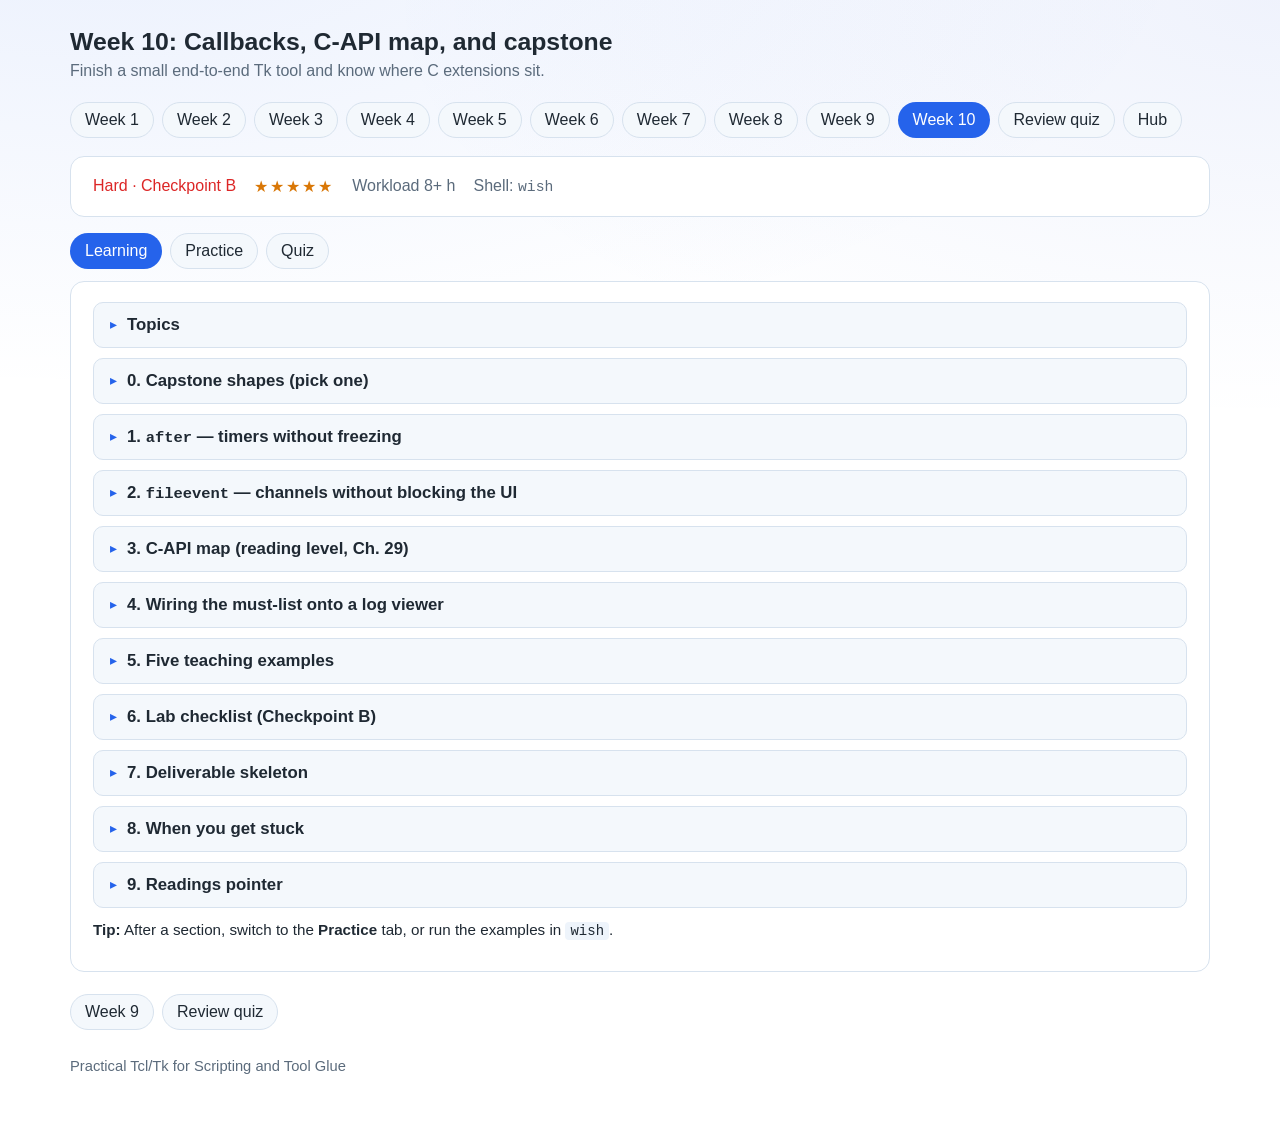
<file: week10/index.html>
<!DOCTYPE html>
<html lang="en">
<head>
  <meta charset="utf-8">
  <meta name="viewport" content="width=device-width, initial-scale=1">
  <title>Week 10 — Tcl/Tk programme</title>
  <link rel="stylesheet" href="../assets/course.css">
</head>
<body>
  <div class="wrap wide">
    <header>
      <h1>Week 10: Callbacks, C-API map, and capstone</h1>
      <p>Finish a small end-to-end Tk tool and know where C extensions sit.</p>
    </header>
    <nav class="bar">
    <a href="../week1/index.html">Week 1</a>
    <a href="../week2/index.html">Week 2</a>
    <a href="../week3/index.html">Week 3</a>
    <a href="../week4/index.html">Week 4</a>
    <a href="../week5/index.html">Week 5</a>
    <a href="../week6/index.html">Week 6</a>
    <a href="../week7/index.html">Week 7</a>
    <a href="../week8/index.html">Week 8</a>
    <a href="../week9/index.html">Week 9</a>
    <a href="../week10/index.html" class="active">Week 10</a>
    <a href="../quiz/index.html">Review quiz</a>
    <a href="../index.html">Hub</a>
    </nav>
    <section class="card">
      <div class="meta">
        <span class="diff-hard">Hard · Checkpoint B</span>
        <span class="stars" aria-label="difficulty 5 of 5">★★★★★</span>
        <span>Workload 8+ h</span>
        <span>Shell: <code>wish</code></span>
      </div>
    </section>
    <div class="tabs">
      <button type="button" class="active" data-show="learning">Learning</button>
      <button type="button" data-show="practice">Practice</button>
      <button type="button" data-show="quiz">Quiz</button>
    </div>
    <section class="card learn md-doc" data-panel="learning">
<details class="learn-drop">
  <summary><h2>Topics</h2></summary>
  <div class="learn-drop-body">
      <ul class="list">
      <li>after, fileevent; send at concept level</li>
      <li>C map: Tcl_Main, Tcl_AppInit, command procedures, result, eval from C</li>
      <li>Capstone: global array, file I/O + catch, packed UI, one bind</li>
      <li>Optional reading: Ch. 22–28, 30</li>
      </ul>
  </div>
</details>
<details class="learn-drop" id="0-capstone-shapes-pick-one">
  <summary><h2>0. Capstone shapes (pick one)</h2></summary>
  <div class="learn-drop-body">
<ol class="list"><li>Interactive log analyzer / tool runner (ExecLog lineage; tagged text + filters).  </li><li>Record browser (Week 6 app + listbox).  </li><li>Canvas netlist/layout annotator.</li></ol>
<p><strong>Must:</strong></p>
<ol class="list"><li>Global array state; explicit <code>global</code> / <code>upvar</code>.  </li><li>File I/O with <code>catch</code>.  </li><li>Packed UI ≥2 widget classes + at least one <code>bind</code>.  </li><li>README: how to run, chapters used, one substitution bug you fixed.  </li><li>Optional: one-page C-API sketch (boxes, no code).</li></ol>
  </div>
</details>
<details class="learn-drop" id="1-after-timers-without-freezing">
  <summary><h2>1. <code>after</code> — timers without freezing</h2></summary>
  <div class="learn-drop-body">
<pre class="code"><code class="lang-tcl">proc tick {} {
    global state
    incr state(n)
    .t configure -text $state(n)
    set state(after) [after 500 tick]
}
proc stop {} {
    global state
    after cancel $state(after)
}</code></pre>
<div class="table-wrap"><table><thead><tr><th>Piece</th><th>Meaning</th></tr></thead><tbody><tr><td><code>after 500 tick</code></td><td>Run <code>tick</code> in 500 ms via the <strong>event loop</strong>.</td></tr><tr><td><code>after idle {pack .b}</code></td><td>After pending events.</td></tr><tr><td><code>after cancel id</code></td><td>Stop a pending handler.</td></tr></tbody></table></div>
<p>Do <strong>not</strong> <code>while {1} { exec ... }</code> inside a button — the window will freeze. That is what <code>after</code> / <code>fileevent</code> are for.</p>
  </div>
</details>
<details class="learn-drop" id="2-fileevent-channels-without-blocking-the-ui">
  <summary><h2>2. <code>fileevent</code> — channels without blocking the UI</h2></summary>
  <div class="learn-drop-body">
<pre class="code"><code class="lang-tcl">set ch [open &quot;|uname -a&quot; r]
fileevent $ch readable [list GotLine $ch]
proc GotLine {ch} {
    if {[gets $ch line] &gt;= 0} {
        .log insert end $line\n
    } else {
        close $ch
    }
}</code></pre>
<p>When the pipe has data, Tcl calls <code>GotLine</code>. Pair with Week 5 <code>catch</code>/<code>close</code>.</p>
<p><code>send</code> talks to another Tk interpreter — understand the idea; you need not demo it if security blocks it.</p>
  </div>
</details>
<details class="learn-drop" id="3-c-api-map-reading-level-ch-29">
  <summary><h2>3. C-API map (reading level, Ch. 29)</h2></summary>
  <div class="learn-drop-body">
<pre class="code"><code class="lang-text">Tcl_Main / Tk_Main
        → Tcl_AppInit
              → Tcl_CreateCommand(&quot;myop&quot;, MyOpProc, ...)
                    → MyOpProc(ClientData, Tcl_Interp*, argc, argv[])
                          → Tcl_SetResult(...)
                          → return TCL_OK or TCL_ERROR
        → eval loop (Tcl_Eval / Tcl_EvalFile)</code></pre>
<div class="table-wrap"><table><thead><tr><th>Piece</th><th>Meaning</th></tr></thead><tbody><tr><td><code>Tcl_AppInit</code></td><td>Your hook: register commands, <code>source</code> <code>init.tcl</code>.</td></tr><tr><td>Command proc</td><td>Looks like a Tcl command to scripts.</td></tr><tr><td>Result</td><td>Goes through the interp, not <code>printf</code> alone.</td></tr><tr><td><code>Tcl_Eval</code></td><td>C asks Tcl to run a script.</td></tr></tbody></table></div>
<p>A <code>.so</code> / custom <code>wish</code> is <strong>optional</strong>. A one-page box diagram is enough.</p>
<p>Re-read Columbia Part I intro: a lot is already possible in Tcl-only + Tk.</p>
  </div>
</details>
<details class="learn-drop" id="4-wiring-the-must-list-onto-a-log-viewer">
  <summary><h2>4. Wiring the must-list onto a log viewer</h2></summary>
  <div class="learn-drop-body">
<pre class="code"><code class="lang-tcl">proc AppInit {} {
    global app
    set app(filter) ERROR
    set app(path) &quot;&quot;
}

proc AppLoad {path} {
    global app
    if {[catch {open $path r} ch]} {
        return $ch
    }
    .t delete 1.0 end
    while {[gets $ch line] &gt;= 0} {
        AppAppend $line
    }
    close $ch
    set app(path) $path
}

proc AppAppend {line} {
    global app
    if {[string match *$app(filter)* $line] || $app(filter) eq &quot;&quot;} {
        .t insert end $line\n
    }
}
# bind .e &lt;Return&gt; {AppLoad $app(path)}   ;# comment in README</code></pre>
<p>That sample already hits: array, <code>global</code>, <code>catch</code> open, <code>text</code>+<code>entry</code> (two classes), one <code>bind</code>. Add <code>pack</code> from Week 7.</p>
  </div>
</details>
<details class="learn-drop" id="5-five-teaching-examples">
  <summary><h2>5. Five teaching examples</h2></summary>
  <div class="learn-drop-body">
<h3 id="a-after-heartbeat">A — <code>after</code> heartbeat</h3>
<pre class="code"><code class="lang-tcl">after 1000 tick</code></pre>
<h3 id="b-fileevent-instead-of-blocking-read">B — <code>fileevent</code> instead of blocking <code>read</code></h3>
<pre class="code"><code class="lang-tcl">fileevent $ch readable [list Got $ch]</code></pre>
<h3 id="c-capstone-catch-on-open">C — capstone <code>catch</code> on open</h3>
<pre class="code"><code class="lang-tcl">if {[catch {open $p r} ch]} { tk_messageBox -message $ch; return }</code></pre>
<h3 id="d-bug-then-fix-blocking-in--command">D — BUG then FIX (blocking in <code>-command</code>)</h3>
<pre class="code"><code class="lang-tcl"># BUG: button -command {exec long_tool}   → frozen UI
# FIX: fileevent or after + incremental read</code></pre>
<h3 id="e-bug-then-fix-week-8-stale-again">E — BUG then FIX (Week 8 stale <code>$</code> again)</h3>
<pre class="code"><code class="lang-tcl"># BUG: bind .e &lt;Return&gt; &quot;Load $path&quot;
# FIX: bind .e &lt;Return&gt; LoadCurrent</code></pre>
  </div>
</details>
<details class="learn-drop" id="6-lab-checklist-checkpoint-b">
  <summary><h2>6. Lab checklist (Checkpoint B)</h2></summary>
  <div class="learn-drop-body">
<ul class="list"><li><code>week10_capstone/</code> runs under <code>wish</code></li><li>Global array + explicit <code>global</code>/<code>upvar</code></li><li>File I/O with <code>catch</code></li><li>Packed UI, ≥2 widget classes, ≥1 <code>bind</code></li><li>README: run, chapters, one substitution bug</li><li>Optional C-API sketch</li><li>Do <strong>not</strong> turn this into an unbounded C project</li></ul>
  </div>
</details>
<details class="learn-drop" id="7-deliverable-skeleton">
  <summary><h2>7. Deliverable skeleton</h2></summary>
  <div class="learn-drop-body">
<pre class="code"><code class="lang-text">week10_capstone/
  app.tcl
  README.md
  samples/
  c-api-sketch.txt   (optional)</code></pre>
<pre class="code"><code class="lang-tcl">#!/usr/bin/env wish
# app.tcl — Checkpoint B
proc AppInit {} { global app; set app(filter) &quot;&quot; }
proc AppLoad {path} { global app; # catch open ... }
# pack + bind here
AppInit</code></pre>
<p>README template:</p>
<ul class="list"><li>Run: <code>wish app.tcl</code></li><li>Chapters: e.g. 12, 13, 16, 18, 21</li><li>Substitution bug: <code>-command &quot;puts $x&quot;</code> frozen; fixed by a proc</li></ul>
  </div>
</details>
<details class="learn-drop" id="8-when-you-get-stuck">
  <summary><h2>8. When you get stuck</h2></summary>
  <div class="learn-drop-body">
<p>If the window ignores clicks, you are blocked in <code>exec</code>/<code>read</code>. If filters use old strings, braces/<code>proc</code> (Week 1 + 8). If C reading overwhelms you, stop at the box diagram.</p>
  </div>
</details>
<details class="learn-drop" id="9-readings-pointer">
  <summary><h2>9. Readings pointer</h2></summary>
  <div class="learn-drop-body">
<p>Columbia Part I intro (review). Tk Book draft Ch. 21 (<code>after</code>, <code>fileevent</code>, <code>send</code>); Ch. 29 C map. Optional Ch. 22–28, 30 <strong>after</strong> the capstone runs.</p>
<p><em>End of Week 10 line-by-line planner.</em></p>
  </div>
</details>
      <p class="why"><strong>Tip:</strong> After a section, switch to the <strong>Practice</strong> tab, or run the examples in <code>wish</code>.</p>
    </section>
    <section class="card hidden" data-panel="practice" id="lab-playground">
      <h2>Practice</h2>
      <ul class="list">
      <li>Capstone wish app: state array + explicit global/upvar</li>
      <li>Read or write a file with catch</li>
      <li>Packed UI with at least two widget classes and one bind</li>
      <li>README: how to run, chapters used, one substitution bug you fixed</li>
      </ul>
      <p>Follow the typed exercises in the <strong>Learning</strong> tab.</p>
      <h3>Coding lab — edit, run, debug</h3>
      <p>Checkpoint B runs under <code>wish</code>. Use the sandbox only for Tcl substitution checks.</p>
      <div id="tcl-lab-root"></div>
    </section>
    <section class="card hidden" data-panel="quiz" id="week-quiz-panel">
      <h2>Week 10 quiz</h2>
      <p>Two or three questions on <strong>what this week’s code does</strong>. Pick an answer, then Score quiz.</p>
      <div id="week-quiz"></div>
      <div id="week-quiz-score" class="card"></div>
    </section>
    <nav class="bar">
      <a href="../week9/index.html">Week 9</a>
      <a href="../quiz/index.html">Review quiz</a>
    </nav>
    <footer>Practical Tcl/Tk for Scripting and Tool Glue</footer>
  </div>
  <script src="../assets/course.js"></script>
  <script src="../assets/tcl-lab.js"></script>
  <script src="../assets/quiz.js"></script>
  <script src="../assets/week-quiz.js"></script>
  <script>
    document.addEventListener("DOMContentLoaded", function () {
      if (window.TclLab) TclLab.mount(document.getElementById("tcl-lab-root"), {
        note: "Capstone is wish. Sandbox: grouping/substitution only.",
        examples: [
          { id: "filter", title: "filter lines in Tcl", code: "proc keep {line filt} {\n    if {$filt eq \"\"} { return 1 }\n    return [string equal $filt [string range $line 0 [expr {[string length $filt]-1}]]]\n}\nputs [keep \"ERROR x\" ERROR]\nputs [keep \"INFO y\" ERROR]" }
        ]
      });
      if (window.WeekQuiz) WeekQuiz.mount(10);
      if (location.hash === "#lab-playground") showPanel("practice");
      if (location.hash === "#quiz") showPanel("quiz");
    });
  </script>
</body>
</html>
</file>
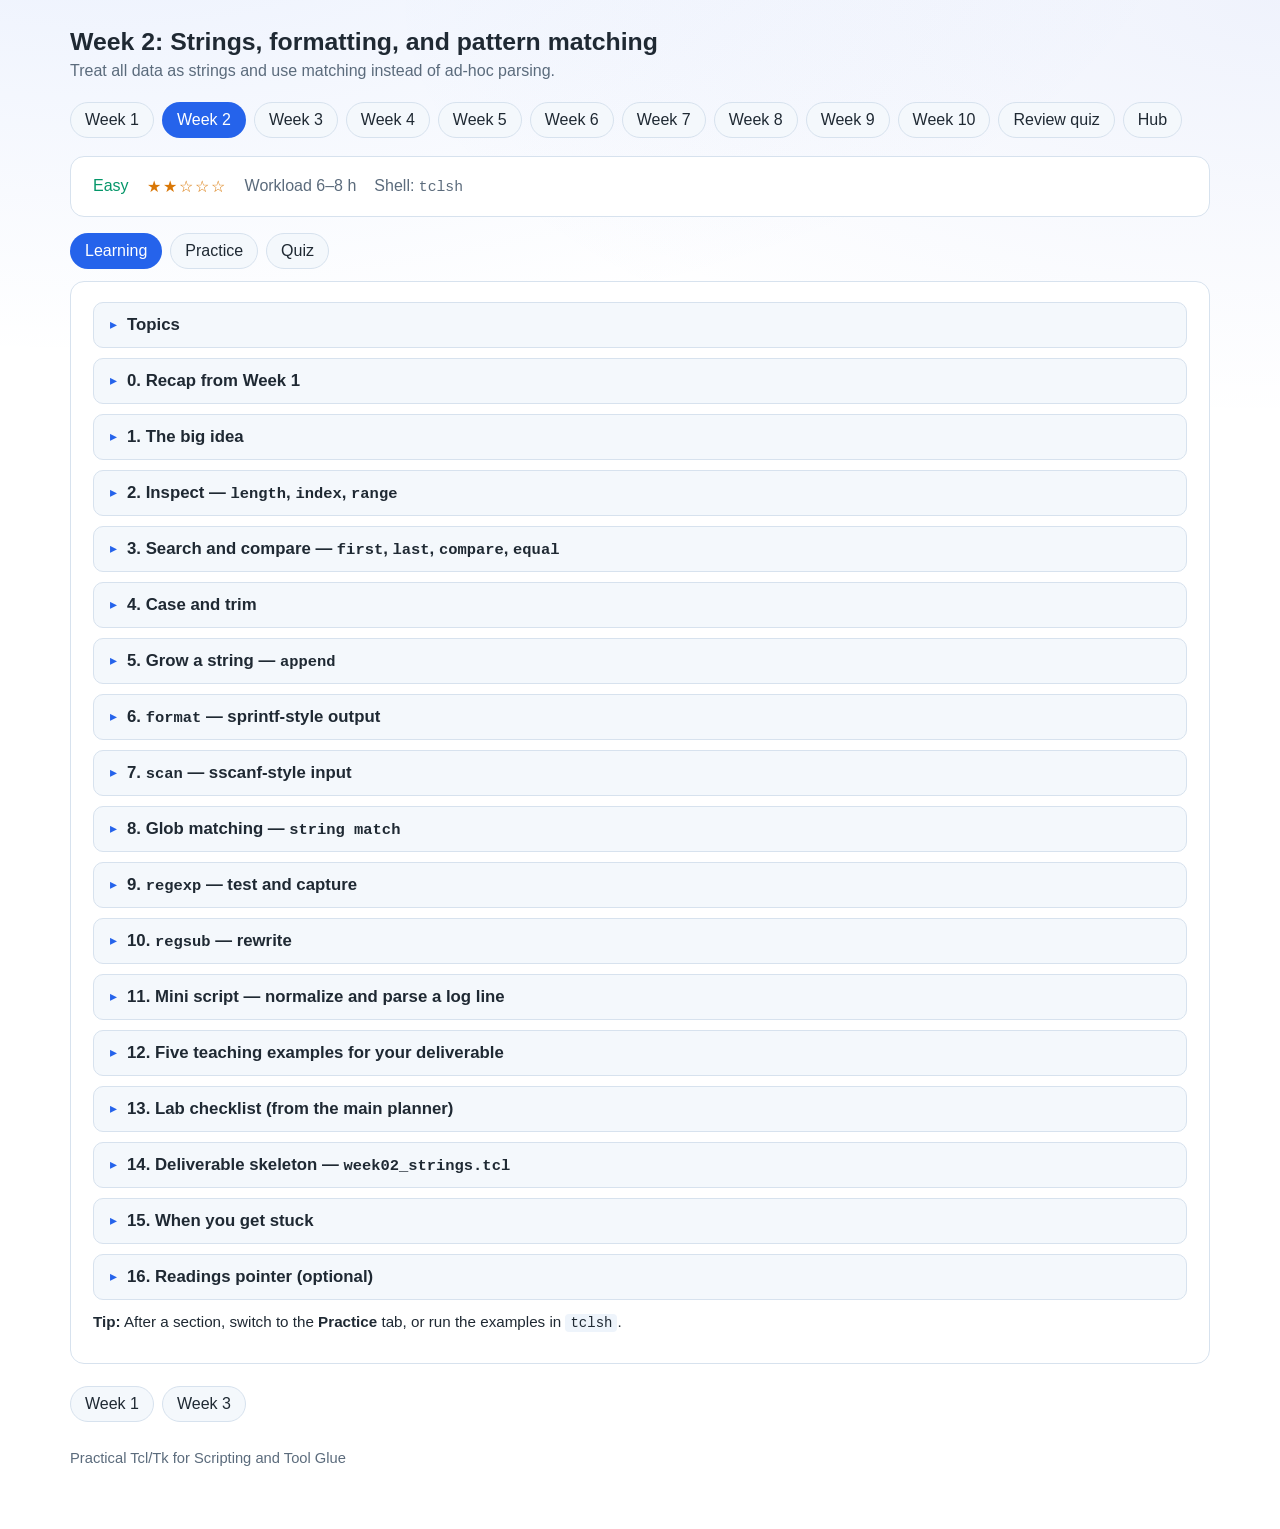
<file: week2/index.html>
<!DOCTYPE html>
<html lang="en">
<head>
  <meta charset="utf-8">
  <meta name="viewport" content="width=device-width, initial-scale=1">
  <title>Week 2 — Tcl/Tk programme</title>
  <link rel="stylesheet" href="../assets/course.css">
</head>
<body>
  <div class="wrap wide">
    <header>
      <h1>Week 2: Strings, formatting, and pattern matching</h1>
      <p>Treat all data as strings and use matching instead of ad-hoc parsing.</p>
    </header>
    <nav class="bar">
    <a href="../week1/index.html">Week 1</a>
    <a href="../week2/index.html" class="active">Week 2</a>
    <a href="../week3/index.html">Week 3</a>
    <a href="../week4/index.html">Week 4</a>
    <a href="../week5/index.html">Week 5</a>
    <a href="../week6/index.html">Week 6</a>
    <a href="../week7/index.html">Week 7</a>
    <a href="../week8/index.html">Week 8</a>
    <a href="../week9/index.html">Week 9</a>
    <a href="../week10/index.html">Week 10</a>
    <a href="../quiz/index.html">Review quiz</a>
    <a href="../index.html">Hub</a>
    </nav>
    <section class="card">
      <div class="meta">
        <span class="diff-easy">Easy</span>
        <span class="stars" aria-label="difficulty 2 of 5">★★☆☆☆</span>
        <span>Workload 6–8 h</span>
        <span>Shell: <code>tclsh</code></span>
      </div>
    </section>
    <div class="tabs">
      <button type="button" class="active" data-show="learning">Learning</button>
      <button type="button" data-show="practice">Practice</button>
      <button type="button" data-show="quiz">Quiz</button>
    </div>
    <section class="card learn md-doc" data-panel="learning">
<details class="learn-drop">
  <summary><h2>Topics</h2></summary>
  <div class="learn-drop-body">
      <ul class="list">
      <li>string subcommands</li>
      <li>append</li>
      <li>format and scan</li>
      <li>Glob-style string match</li>
      <li>Regular expressions: regexp and regsub</li>
      </ul>
  </div>
</details>
<details class="learn-drop" id="0-recap-from-week-1">
  <summary><h2>0. Recap from Week 1</h2></summary>
  <div class="learn-drop-body">
<p>Everything you <code>set</code> is already a <strong>string</strong>. This week you <strong>inspect</strong>, <strong>grow</strong>, <strong>format</strong>, and <strong>match</strong> those strings — you do not invent character-by-character loops.</p>
<pre class="code"><code class="lang-tcl">set s &quot;Hello&quot;
puts [string length $s]</code></pre>
<div class="table-wrap"><table><thead><tr><th>Line</th><th>What happens</th></tr></thead><tbody><tr><td><code>set s &quot;Hello&quot;</code></td><td>Store five characters.</td></tr><tr><td><code>[string length $s]</code></td><td>Command <code>string</code>, subcommand <code>length</code>, argument <code>Hello</code> → <code>5</code>.</td></tr></tbody></table></div>
  </div>
</details>
<details class="learn-drop" id="1-the-big-idea">
  <summary><h2>1. The big idea</h2></summary>
  <div class="learn-drop-body">
<p>Tcl has <strong>one</strong> data type at this level: the string. <code>string</code> is a command with <strong>subcommands</strong> (like <code>string length</code>). Matching uses two languages:</p>
<ul class="list"><li><strong>Glob</strong> — <code>string match</code> (<code>*</code> <code>?</code> <code>[abc]</code>).</li><li><strong>Regexp</strong> — <code>regexp</code> / <code>regsub</code> (<code>. ^ $ * + ? () | []</code>).</li></ul>
<p>Do not mix them.</p>
  </div>
</details>
<details class="learn-drop" id="2-inspect-length-index-range">
  <summary><h2>2. Inspect — <code>length</code>, <code>index</code>, <code>range</code></h2></summary>
  <div class="learn-drop-body">
<h3 id="type-this">Type this</h3>
<pre class="code"><code class="lang-tcl">set s &quot;Tcl/Tk&quot;
puts [string length $s]
puts [string index $s 0]
puts [string index $s end]
puts [string range $s 0 2]
puts [string range $s 4 end]</code></pre>
<h3 id="line-by-line">Line-by-line</h3>
<div class="table-wrap"><table><thead><tr><th>Piece</th><th>Result</th><th>Why</th></tr></thead><tbody><tr><td><code>string length $s</code></td><td><code>6</code></td><td>Count characters (<code>/</code> counts).</td></tr><tr><td><code>string index $s 0</code></td><td><code>T</code></td><td>Zero-based.</td></tr><tr><td><code>string index $s end</code></td><td><code>k</code></td><td><code>end</code> is the last index.</td></tr><tr><td><code>string range $s 0 2</code></td><td><code>Tcl</code></td><td>Inclusive range.</td></tr><tr><td><code>string range $s 4 end</code></td><td><code>Tk</code></td><td>From index 4 through last.</td></tr></tbody></table></div>
<h3 id="try-a-bug">Try a bug</h3>
<pre class="code"><code class="lang-tcl">puts [string range $s 0 20]</code></pre>
<p>Out-of-range <code>range</code> still returns what exists (or empty). Fix: check <code>length</code> if you need a hard error.</p>
  </div>
</details>
<details class="learn-drop" id="3-search-and-compare-first-last-compare-equal">
  <summary><h2>3. Search and compare — <code>first</code>, <code>last</code>, <code>compare</code>, <code>equal</code></h2></summary>
  <div class="learn-drop-body">
<h3 id="type-this">Type this</h3>
<pre class="code"><code class="lang-tcl">set path &quot;/tmp/run.log&quot;
puts [string first &quot;.log&quot; $path]
puts [string last &quot;/&quot; $path]
puts [string equal Tcl tcl]
puts [string compare abc abd]</code></pre>
<div class="table-wrap"><table><thead><tr><th>Line</th><th>Result</th><th>Meaning</th></tr></thead><tbody><tr><td><code>string first &quot;.log&quot; $path</code></td><td>start index of first match, or <code>-1</code></td><td>Find a substring.</td></tr><tr><td><code>string last &quot;/&quot; $path</code></td><td>last <code>/</code></td><td>Useful for “dirname vs tail”.</td></tr><tr><td><code>string equal Tcl tcl</code></td><td><code>0</code></td><td>Case-sensitive.</td></tr><tr><td><code>string compare abc abd</code></td><td>negative</td><td>Like C <code>strcmp</code> (<code>&lt;0</code>, <code>0</code>, <code>&gt;0</code>).</td></tr></tbody></table></div>
  </div>
</details>
<details class="learn-drop" id="4-case-and-trim">
  <summary><h2>4. Case and trim</h2></summary>
  <div class="learn-drop-body">
<h3 id="type-this">Type this</h3>
<pre class="code"><code class="lang-tcl">set raw &quot;  ERROR  &quot;
puts &quot;&gt;[string trim $raw]&lt;&quot;
puts [string tolower ERROR]
puts [string toupper lvs]</code></pre>
<div class="table-wrap"><table><thead><tr><th>Command</th><th>Role</th></tr></thead><tbody><tr><td><code>string trim</code></td><td>Strip whitespace (or given chars) from both ends.</td></tr><tr><td><code>string trimleft</code> / <code>trimright</code></td><td>One side only.</td></tr><tr><td><code>tolower</code> / <code>toupper</code> / <code>totitle</code></td><td>Case.</td></tr></tbody></table></div>
<p><strong>Lab habit:</strong> trim <strong>before</strong> you match.</p>
  </div>
</details>
<details class="learn-drop" id="5-grow-a-string-append">
  <summary><h2>5. Grow a string — <code>append</code></h2></summary>
  <div class="learn-drop-body">
<h3 id="type-this">Type this</h3>
<pre class="code"><code class="lang-tcl">set out &quot;&quot;
append out &quot;a&quot;
append out &quot; &quot; &quot;b&quot;
puts $out</code></pre>
<div class="table-wrap"><table><thead><tr><th>Line</th><th>What happens</th></tr></thead><tbody><tr><td><code>set out &quot;&quot;</code></td><td>Empty accumulator.</td></tr><tr><td><code>append out &quot;a&quot;</code></td><td>In-place grow — efficient in a loop.</td></tr><tr><td><code>append out &quot; &quot; &quot;b&quot;</code></td><td>Extra args are concatenated.</td></tr></tbody></table></div>
<h3 id="why-not-set-out-outmore">Why not <code>set out &quot;$out$more&quot;</code>?</h3>
<p>That copies the whole string each time. Prefer <code>append</code> when building output.</p>
  </div>
</details>
<details class="learn-drop" id="6-format-sprintf-style-output">
  <summary><h2>6. <code>format</code> — sprintf-style output</h2></summary>
  <div class="learn-drop-body">
<h3 id="type-this">Type this</h3>
<pre class="code"><code class="lang-tcl">set code 402
set net N12
puts [format &quot;ERROR (LVS-%s): net %s&quot; $code $net]
puts [format &quot;%-8s %04d&quot; MET 7]</code></pre>
<div class="table-wrap"><table><thead><tr><th>Piece</th><th>Meaning</th></tr></thead><tbody><tr><td><code>%s</code></td><td>String.</td></tr><tr><td><code>%d</code> / <code>%04d</code></td><td>Integer, zero-padded width 4.</td></tr><tr><td><code>%-8s</code></td><td>Left-aligned field width 8.</td></tr></tbody></table></div>
<p>Quotes keep the format string <strong>one</strong> argument.</p>
  </div>
</details>
<details class="learn-drop" id="7-scan-sscanf-style-input">
  <summary><h2>7. <code>scan</code> — sscanf-style input</h2></summary>
  <div class="learn-drop-body">
<h3 id="type-this-real-tclsh">Type this (real <code>tclsh</code>)</h3>
<pre class="code"><code class="lang-tcl">set line &quot;x=3 y=4&quot;
scan $line &quot;x=%d y=%d&quot; a b
puts &quot;a=$a b=$b&quot;</code></pre>
<div class="table-wrap"><table><thead><tr><th>Line</th><th>What happens</th></tr></thead><tbody><tr><td><code>scan $line &quot;x=%d y=%d&quot; a b</code></td><td>Parse into variables <code>a</code> and <code>b</code>. Returns count of conversions.</td></tr><tr><td>Character sets</td><td><code>%[a-z]</code> (see the books) when fields are letters.</td></tr></tbody></table></div>
<p>If the line is messy, <code>regexp</code> is clearer than a huge <code>scan</code> format.</p>
  </div>
</details>
<details class="learn-drop" id="8-glob-matching-string-match">
  <summary><h2>8. Glob matching — <code>string match</code></h2></summary>
  <div class="learn-drop-body">
<h3 id="type-this">Type this</h3>
<pre class="code"><code class="lang-tcl">puts [string match &quot;*.log&quot; run.log]
puts [string match &quot;*.log&quot; run.txt]
puts [string match &quot;LVS-???&quot; LVS-402]
puts [string match {[A-Z]*} Error]</code></pre>
<div class="table-wrap"><table><thead><tr><th>Pattern</th><th>Meaning</th></tr></thead><tbody><tr><td><code>*</code></td><td>Any string.</td></tr><tr><td><code>?</code></td><td>One character.</td></tr><tr><td><code>[abc]</code> / <code>[A-Z]</code></td><td>Character class.</td></tr><tr><td><code>\x</code></td><td>Literal <code>x</code>.</td></tr></tbody></table></div>
<p><strong>This is not regexp.</strong> <code>*.log</code> as a regexp would mean “any chars, then one <code>l</code>, then <code>og</code>” in a different way — do not pass glob patterns to <code>regexp</code>.</p>
  </div>
</details>
<details class="learn-drop" id="9-regexp-test-and-capture">
  <summary><h2>9. <code>regexp</code> — test and capture</h2></summary>
  <div class="learn-drop-body">
<h3 id="type-this-real-tclsh">Type this (real <code>tclsh</code>)</h3>
<pre class="code"><code class="lang-tcl">set line &quot;ERROR (LVS-402): Short detected at net N12 on layer MET1&quot;
regexp {ERROR \(([A-Z]+)-([0-9]+)\):} $line -&gt; tool num
puts &quot;tool=$tool num=$num&quot;
regexp {net ([A-Za-z0-9]+) on layer ([A-Za-z0-9]+)} $line -&gt; net layer
puts &quot;net=$net layer=$layer&quot;</code></pre>
<h3 id="line-by-line">Line-by-line</h3>
<div class="table-wrap"><table><thead><tr><th>Piece</th><th>Role</th></tr></thead><tbody><tr><td><code>{ERROR \(([A-Z]+)-([0-9]+)\):}</code></td><td>Braces: pattern is <strong>one</strong> argument; <code>()</code> are regexp grouping, not Tcl grouping.</td></tr><tr><td><code>$line</code></td><td>Subject string.</td></tr><tr><td><code>-&gt; tool num</code></td><td>First match of whole pattern is stored in <code>-&gt;</code> (dummy); groups in <code>tool</code>, <code>num</code>.</td></tr><tr><td><code>-nocase</code> / <code>-indices</code></td><td>Book switches — try them after the basic form works.</td></tr></tbody></table></div>
<h3 id="try-a-bug">Try a bug</h3>
<pre class="code"><code class="lang-tcl">regexp ERROR (LVS-402) $line</code></pre>
<p>Without braces/quotes, Tcl sees extra arguments. Fix: brace the pattern.</p>
  </div>
</details>
<details class="learn-drop" id="10-regsub-rewrite">
  <summary><h2>10. <code>regsub</code> — rewrite</h2></summary>
  <div class="learn-drop-body">
<h3 id="type-this-real-tclsh">Type this (real <code>tclsh</code>)</h3>
<pre class="code"><code class="lang-tcl">set p &quot;/home/eda/work/run.log&quot;
regsub {/home/eda} $p {/proj} q
puts $q
regsub -all { +} &quot;a   b  c&quot; { } compact
puts &quot;&gt;$compact&lt;&quot;</code></pre>
<div class="table-wrap"><table><thead><tr><th>Piece</th><th>Meaning</th></tr></thead><tbody><tr><td><code>regsub pattern string replacement var</code></td><td>Write result into <code>var</code>; returns count of substitutions.</td></tr><tr><td><code>-all</code></td><td>Every match, not just the first.</td></tr><tr><td><code>&amp;</code> / <code>\1</code></td><td>Whole match / group 1 in the replacement (see the books).</td></tr></tbody></table></div>
  </div>
</details>
<details class="learn-drop" id="11-mini-script-normalize-and-parse-a-log-line">
  <summary><h2>11. Mini script — normalize and parse a log line</h2></summary>
  <div class="learn-drop-body">
<p>Save as <code>demo_week2.tcl</code> and run <code>tclsh demo_week2.tcl</code>.</p>
<pre class="code"><code class="lang-tcl">proc normalize {s} {
    set s [string trim $s]
    regsub -all {[ \t]+} $s { } s
    return $s
}

proc parse_lvs {line} {
    set line [normalize $line]
    if {![regexp {ERROR \(([A-Z]+)-([0-9]+)\):} $line -&gt; tool code]} {
        return [list]
    }
    regexp {net ([A-Za-z0-9]+) on layer ([A-Za-z0-9]+)} $line -&gt; net layer
    return [list $tool $code $net $layer]
}

set raw &quot;  ERROR  (LVS-402): Short detected at net N12 on layer MET1  &quot;
puts [normalize $raw]
puts [parse_lvs $raw]</code></pre>
<div class="table-wrap"><table><thead><tr><th>Line</th><th>Role</th></tr></thead><tbody><tr><td><code>normalize</code></td><td>Trim + collapse whitespace with <code>regsub -all</code>.</td></tr><tr><td><code>parse_lvs</code></td><td>Two <code>regexp</code> captures → a list of fields.</td></tr><tr><td>Empty list</td><td>Parse failure — caller can <code>llength</code> check (Week 3).</td></tr></tbody></table></div>
  </div>
</details>
<details class="learn-drop" id="12-five-teaching-examples-for-your-deliverable">
  <summary><h2>12. Five teaching examples for your deliverable</h2></summary>
  <div class="learn-drop-body">
<h3 id="example-a-trim-then-match">Example A — trim then match</h3>
<pre class="code"><code class="lang-tcl">set s &quot;  foo.log  &quot;
puts [string match *.log [string trim $s]]</code></pre>
<h3 id="example-b-format-vs-concat">Example B — <code>format</code> vs concat</h3>
<pre class="code"><code class="lang-tcl">set n 7
puts [format &quot;cell_%04d&quot; $n]</code></pre>
<h3 id="example-c-glob-is-not-regexp">Example C — glob is not regexp</h3>
<pre class="code"><code class="lang-tcl">puts [string match &quot;LVS-*&quot; LVS-402]
# regexp {LVS-*}  is a different language — do not swap them</code></pre>
<h3 id="example-d-bug-then-fix-unbraced-regexp">Example D — BUG then FIX (unbraced regexp)</h3>
<pre class="code"><code class="lang-tcl"># BUG: regexp ERROR (LVS-402): $line
# FIX:
regexp {ERROR \(LVS-402\):} $line</code></pre>
<h3 id="example-e-bug-then-fix-append-vs-accidental-extra-args-to-puts">Example E — BUG then FIX (<code>append</code> vs accidental extra args to <code>puts</code>)</h3>
<pre class="code"><code class="lang-tcl"># BUG: puts Hello world
# FIX:
set msg &quot;&quot;
append msg Hello &quot; &quot; world
puts $msg</code></pre>
  </div>
</details>
<details class="learn-drop" id="13-lab-checklist-from-the-main-planner">
  <summary><h2>13. Lab checklist (from the main planner)</h2></summary>
  <div class="learn-drop-body">
<ul class="list"><li>Proc to normalize messy whitespace to single spaces</li><li>Parse a tool-log line (code, net, layer) with <code>scan</code> <strong>or</strong> <code>regexp</code></li><li>Rewrite a path or assignment with <code>regsub</code></li><li>5–10 sample input lines and expected output</li><li>Use book patterns only — no extra packages</li></ul>
  </div>
</details>
<details class="learn-drop" id="14-deliverable-skeleton-week02-stringstcl">
  <summary><h2>14. Deliverable skeleton — <code>week02_strings.tcl</code></h2></summary>
  <div class="learn-drop-body">
<pre class="code"><code class="lang-tcl"># week02_strings.tcl
#
# Samples (input → expected):
#   &quot;  a   b  &quot; → &quot;a b&quot;
#   ERROR (LVS-402): ... net N12 on layer MET1 → LVS 402 N12 MET1
#   ...

proc normalize {s} {
    set s [string trim $s]
    # TODO: regsub -all whitespace
    return $s
}

# TODO: parse_lvs, rewrite_path
# TODO: loop over sample lines and puts expected vs got</code></pre>
<p>Run:</p>
<pre class="code"><code class="lang-bash">tclsh week02_strings.tcl</code></pre>
  </div>
</details>
<details class="learn-drop" id="15-when-you-get-stuck">
  <summary><h2>15. When you get stuck</h2></summary>
  <div class="learn-drop-body">
<ol class="list"><li>Print the <strong>raw</strong> string with <code>puts &quot;&gt;$s&lt;&quot;</code>.  </li><li>Ask: glob or regexp?  </li><li>Brace the pattern so Tcl grouping does not eat <code>()</code> <code>[]</code>.  </li><li>Then ask what <code>regexp</code>/<code>regsub</code> does with that pattern.</li></ol>
  </div>
</details>
<details class="learn-drop" id="16-readings-pointer-optional">
  <summary><h2>16. Readings pointer (optional)</h2></summary>
  <div class="learn-drop-body">
<p>Columbia Part I Ch. 4 <em>string processing</em> and/or Tk Book draft Ch. 2 <em>Strings and Pattern Matching</em>. Type boxed examples. This file is the lab companion.</p>
<p><em>End of Week 2 line-by-line planner.</em></p>
  </div>
</details>
      <p class="why"><strong>Tip:</strong> After a section, switch to the <strong>Practice</strong> tab, or run the examples in <code>tclsh</code>.</p>
    </section>
    <section class="card hidden" data-panel="practice" id="lab-playground">
      <h2>Practice</h2>
      <ul class="list">
      <li>Proc to normalize whitespace</li>
      <li>Extract a numeric field with scan or regexp</li>
      <li>Rewrite a line with regsub</li>
      <li>Use book patterns only — no extra packages</li>
      </ul>
      <p>Follow the typed exercises in the <strong>Learning</strong> tab.</p>
      <h3>Coding lab — edit, run, debug</h3>
      <p>In-browser sandbox for <code>string</code> basics. Use real <code>tclsh</code> for <code>regexp</code>, <code>regsub</code>, and <code>scan</code>.</p>
      <div id="tcl-lab-root"></div>
    </section>
    <section class="card hidden" data-panel="quiz" id="week-quiz-panel">
      <h2>Week 2 quiz</h2>
      <p>Two or three questions on <strong>what this week’s code does</strong>. Pick an answer, then Score quiz.</p>
      <div id="week-quiz"></div>
      <div id="week-quiz-score" class="card"></div>
    </section>
    <nav class="bar">
      <a href="../week1/index.html">Week 1</a>
      <a href="../week3/index.html">Week 3</a>
    </nav>
    <footer>Practical Tcl/Tk for Scripting and Tool Glue</footer>
  </div>
  <script src="../assets/course.js"></script>
  <script src="../assets/tcl-lab.js"></script>
  <script src="../assets/quiz.js"></script>
  <script src="../assets/week-quiz.js"></script>
  <script>
    document.addEventListener("DOMContentLoaded", function () {
      if (window.TclLab) TclLab.mount(document.getElementById("tcl-lab-root"), {
        note: "Browser sandbox (string length/index/range/tolower). For week02_strings.tcl use real tclsh.",
        examples: [
          { id: "length", title: "string length / index / range", code: "set s \"Tcl/Tk\"\nputs [string length $s]\nputs [string index $s 0]\nputs [string index $s end]\nputs [string range $s 0 2]" },
          { id: "case", title: "trim + tolower", code: "set raw \"  ERROR  \"\nputs \">[string trim $raw]<\"\nputs [string tolower ERROR]\nputs [string toupper lvs]" }
        ]
      });
      if (window.WeekQuiz) WeekQuiz.mount(2);
      if (location.hash === "#lab-playground") showPanel("practice");
      if (location.hash === "#quiz") showPanel("quiz");
    });
  </script>
</body>
</html>
</file>
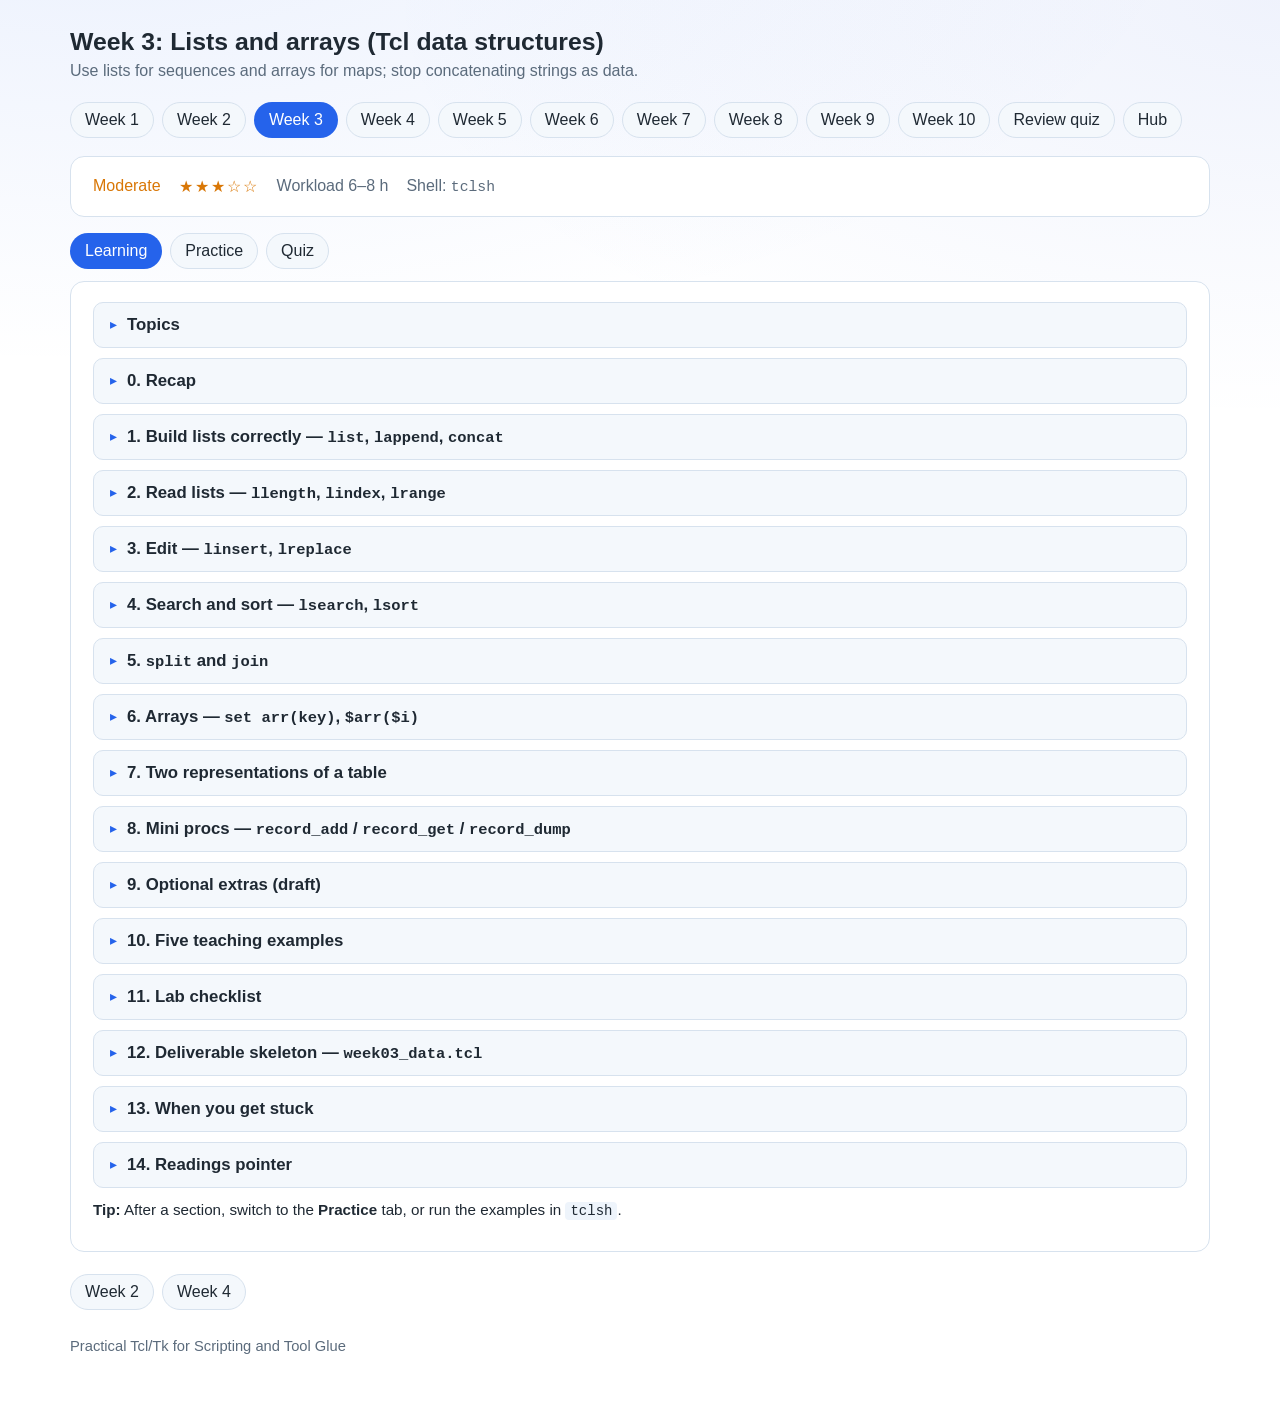
<file: week3/index.html>
<!DOCTYPE html>
<html lang="en">
<head>
  <meta charset="utf-8">
  <meta name="viewport" content="width=device-width, initial-scale=1">
  <title>Week 3 — Tcl/Tk programme</title>
  <link rel="stylesheet" href="../assets/course.css">
</head>
<body>
  <div class="wrap wide">
    <header>
      <h1>Week 3: Lists and arrays (Tcl data structures)</h1>
      <p>Use lists for sequences and arrays for maps; stop concatenating strings as data.</p>
    </header>
    <nav class="bar">
    <a href="../week1/index.html">Week 1</a>
    <a href="../week2/index.html">Week 2</a>
    <a href="../week3/index.html" class="active">Week 3</a>
    <a href="../week4/index.html">Week 4</a>
    <a href="../week5/index.html">Week 5</a>
    <a href="../week6/index.html">Week 6</a>
    <a href="../week7/index.html">Week 7</a>
    <a href="../week8/index.html">Week 8</a>
    <a href="../week9/index.html">Week 9</a>
    <a href="../week10/index.html">Week 10</a>
    <a href="../quiz/index.html">Review quiz</a>
    <a href="../index.html">Hub</a>
    </nav>
    <section class="card">
      <div class="meta">
        <span class="diff-mid">Moderate</span>
        <span class="stars" aria-label="difficulty 3 of 5">★★★☆☆</span>
        <span>Workload 6–8 h</span>
        <span>Shell: <code>tclsh</code></span>
      </div>
    </section>
    <div class="tabs">
      <button type="button" class="active" data-show="learning">Learning</button>
      <button type="button" data-show="practice">Practice</button>
      <button type="button" data-show="quiz">Quiz</button>
    </div>
    <section class="card learn md-doc" data-panel="learning">
<details class="learn-drop">
  <summary><h2>Topics</h2></summary>
  <div class="learn-drop-body">
      <ul class="list">
      <li>list, lappend, concat</li>
      <li>llength, lindex, lrange, linsert, lreplace, lsearch, lsort</li>
      <li>split and join</li>
      <li>Array set/get and the array command</li>
      <li>env; optional unset, info, trace (draft extra)</li>
      </ul>
  </div>
</details>
<details class="learn-drop" id="0-recap">
  <summary><h2>0. Recap</h2></summary>
  <div class="learn-drop-body">
<p>A <strong>list</strong> is a string that obeys command grouping (spaces, <code>{}</code>, quotes). An <strong>array</strong> is a map: <code>name(key)</code> → value. Related fields belong in <strong>one</strong> array, not ten scalars.</p>
  </div>
</details>
<details class="learn-drop" id="1-build-lists-correctly-list-lappend-concat">
  <summary><h2>1. Build lists correctly — <code>list</code>, <code>lappend</code>, <code>concat</code></h2></summary>
  <div class="learn-drop-body">
<h3 id="type-this">Type this</h3>
<pre class="code"><code class="lang-tcl">set a &quot;two words&quot;
set bad &quot;$a extra&quot;
set good [list $a extra]
puts &quot;bad=$bad&quot;
puts &quot;good=$good&quot;
puts [llength $bad]
puts [llength $good]</code></pre>
<div class="table-wrap"><table><thead><tr><th>Line</th><th>After grouping</th><th>Meaning</th></tr></thead><tbody><tr><td><code>&quot;$a extra&quot;</code></td><td>one string <code>two words extra</code></td><td>Looks like three words if you later treat it as a list.</td></tr><tr><td><code>[list $a extra]</code></td><td>two elements: <code>{two words}</code> and <code>extra</code></td><td><code>list</code> quotes elements that need it.</td></tr><tr><td><code>llength</code></td><td>3 vs 2</td><td>Proof that concat-by-quotes is not <code>list</code>.</td></tr></tbody></table></div>
<pre class="code"><code class="lang-tcl">set L [list]
lappend L u1 AND2
lappend L u2 NAND2
puts $L</code></pre>
<p><code>lappend</code> grows a list <strong>in place</strong> (like <code>append</code> for strings).</p>
<p><code>concat</code> flattens one level of lists into one list — use it to join list values, not random strings.</p>
  </div>
</details>
<details class="learn-drop" id="2-read-lists-llength-lindex-lrange">
  <summary><h2>2. Read lists — <code>llength</code>, <code>lindex</code>, <code>lrange</code></h2></summary>
  <div class="learn-drop-body">
<h3 id="type-this">Type this</h3>
<pre class="code"><code class="lang-tcl">set row [list u1 AND2 10 20]
puts [llength $row]
puts [lindex $row 0]
puts [lindex $row end]
puts [lrange $row 1 2]</code></pre>
<div class="table-wrap"><table><thead><tr><th>Command</th><th>Role</th></tr></thead><tbody><tr><td><code>llength</code></td><td>Count elements (not characters).</td></tr><tr><td><code>lindex $row 0</code></td><td>First field.</td></tr><tr><td><code>lindex $row end</code></td><td>Last field.</td></tr><tr><td><code>lrange $row 1 2</code></td><td>Inclusive slice as a list.</td></tr></tbody></table></div>
<h3 id="nested-lists">Nested lists</h3>
<pre class="code"><code class="lang-tcl">set table [list [list u1 AND2] [list u2 NAND2]]
puts [lindex $table 0]
puts [lindex [lindex $table 0] 1]</code></pre>
<div class="table-wrap"><table><thead><tr><th>Line</th><th>Result</th></tr></thead><tbody><tr><td><code>lindex $table 0</code></td><td><code>{u1 AND2}</code> (one row).</td></tr><tr><td><code>lindex [lindex $table 0] 1</code></td><td><code>AND2</code></td></tr></tbody></table></div>
  </div>
</details>
<details class="learn-drop" id="3-edit-linsert-lreplace">
  <summary><h2>3. Edit — <code>linsert</code>, <code>lreplace</code></h2></summary>
  <div class="learn-drop-body">
<pre class="code"><code class="lang-tcl">set L [list a b c]
puts [linsert $L 1 X]
puts [lreplace $L 1 1 Y]
puts $L</code></pre>
<p>These commands <strong>return a new list</strong>; they do not change <code>$L</code> unless you <code>set L [...]</code>.</p>
  </div>
</details>
<details class="learn-drop" id="4-search-and-sort-lsearch-lsort">
  <summary><h2>4. Search and sort — <code>lsearch</code>, <code>lsort</code></h2></summary>
  <div class="learn-drop-body">
<pre class="code"><code class="lang-tcl">set cells [list AND2 NAND2 NOR2]
puts [lsearch -exact $cells NAND2]
puts [lsearch -glob $cells N*]
puts [lsort $cells]</code></pre>
<div class="table-wrap"><table><thead><tr><th>Switch</th><th>Meaning</th></tr></thead><tbody><tr><td><code>-exact</code></td><td>Literal element.</td></tr><tr><td><code>-glob</code></td><td>Week-2 glob language.</td></tr><tr><td><code>-regexp</code></td><td>Week-2 regexp language.</td></tr></tbody></table></div>
<p><code>-1</code> means not found.</p>
  </div>
</details>
<details class="learn-drop" id="5-split-and-join">
  <summary><h2>5. <code>split</code> and <code>join</code></h2></summary>
  <div class="learn-drop-body">
<pre class="code"><code class="lang-tcl">set line &quot;u1,AND2,10,20&quot;
set row [split $line ,]
puts [llength $row]
puts [join $row |]</code></pre>
<div class="table-wrap"><table><thead><tr><th>Command</th><th>Role</th></tr></thead><tbody><tr><td><code>split $line ,</code></td><td>Delimiter → list of fields.</td></tr><tr><td>`join $row \</td><td>`</td></tr></tbody></table></div>
<p>This is how a file line becomes a row (Week 5 will <code>gets</code> the line).</p>
  </div>
</details>
<details class="learn-drop" id="6-arrays-set-arrkey-arri">
  <summary><h2>6. Arrays — <code>set arr(key)</code>, <code>$arr($i)</code></h2></summary>
  <div class="learn-drop-body">
<h3 id="type-this-real-tclsh">Type this (real <code>tclsh</code>)</h3>
<pre class="code"><code class="lang-tcl">set inst(u1,cell) AND2
set inst(u1,x) 10
set inst(u1,y) 20
set name u1
puts $inst($name,cell)
puts [array exists inst]
puts [array names inst]
puts [array size inst]</code></pre>
<div class="table-wrap"><table><thead><tr><th>Piece</th><th>Meaning</th></tr></thead><tbody><tr><td><code>inst(u1,cell)</code></td><td>One array <code>inst</code>; key is the string <code>u1,cell</code>.</td></tr><tr><td><code>$inst($name,cell)</code></td><td>Substitute <code>$name</code> first, then look up.</td></tr><tr><td><code>array names</code></td><td>List of keys (order not guaranteed).</td></tr><tr><td><code>array get</code> / <code>array set</code></td><td>Flatten / restore as a key-value list.</td></tr></tbody></table></div>
<h3 id="try-a-bug">Try a bug</h3>
<pre class="code"><code class="lang-tcl">puts $inst(u1, cell)</code></pre>
<p>Space inside <code>()</code> is part of the key (or a syntax mess). Keys are strings — no casual spaces.</p>
  </div>
</details>
<details class="learn-drop" id="7-two-representations-of-a-table">
  <summary><h2>7. Two representations of a table</h2></summary>
  <div class="learn-drop-body">
<p><strong>List of lists</strong> (rows):</p>
<pre class="code"><code class="lang-tcl">set rows {}
lappend rows [list u1 AND2 10 20]
lappend rows [list u2 NAND2 30 40]</code></pre>
<p><strong>Array keyed by <code>inst,attribute</code>:</strong></p>
<pre class="code"><code class="lang-tcl">set rec(u1,cell) AND2
set rec(u1,x) 10
set rec(u2,cell) NAND2</code></pre>
<div class="table-wrap"><table><thead><tr><th>Style</th><th>Strength</th></tr></thead><tbody><tr><td>List of lists</td><td>Ordered dump, <code>foreach</code> rows.</td></tr><tr><td>Array</td><td>Fast lookup by instance name.</td></tr></tbody></table></div>
<p>The lab asks you to implement <strong>both</strong> views behind the same procs.</p>
  </div>
</details>
<details class="learn-drop" id="8-mini-procs-record-add-record-get-record-dump">
  <summary><h2>8. Mini procs — <code>record_add</code> / <code>record_get</code> / <code>record_dump</code></h2></summary>
  <div class="learn-drop-body">
<pre class="code"><code class="lang-tcl">proc record_add {name cell x y} {
    global rec
    set rec($name,cell) $cell
    set rec($name,x) $x
    set rec($name,y) $y
    lappend rec(_names) $name
}

proc record_get {name attr} {
    global rec
    return $rec($name,$attr)
}

proc record_dump {} {
    global rec
    foreach name $rec(_names) {
        puts [format &quot;%s %s %s %s&quot; $name $rec($name,cell) $rec($name,x) $rec($name,y)]
    }
}

record_add u1 AND2 10 20
record_add u2 NAND2 30 40
puts [record_get u1 cell]
record_dump</code></pre>
<div class="table-wrap"><table><thead><tr><th>Line</th><th>Why</th></tr></thead><tbody><tr><td><code>global rec</code></td><td>Array lives in the global namespace (Week 4 will explain scope).</td></tr><tr><td><code>rec(_names)</code></td><td>Remember insertion order; <code>array names</code> will not.</td></tr></tbody></table></div>
  </div>
</details>
<details class="learn-drop" id="9-optional-extras-draft">
  <summary><h2>9. Optional extras (draft)</h2></summary>
  <div class="learn-drop-body">
<ul class="list"><li><code>unset rec(u1,x)</code> — drop one key.  </li><li><code>info exists rec(u1,cell)</code> — test before read.  </li><li><code>trace variable</code> — watch writes (optional).  </li><li><code>env</code> — <code>$::env(PATH)</code> is an array of the environment.</li></ul>
  </div>
</details>
<details class="learn-drop" id="10-five-teaching-examples">
  <summary><h2>10. Five teaching examples</h2></summary>
  <div class="learn-drop-body">
<h3 id="a-list-vs-quotes">A — <code>list</code> vs quotes</h3>
<pre class="code"><code class="lang-tcl">set x &quot;a b&quot;
puts [llength [list $x]]
puts [llength &quot;$x&quot;]</code></pre>
<h3 id="b-lappend-in-a-loop">B — <code>lappend</code> in a loop</h3>
<pre class="code"><code class="lang-tcl">set L {}
foreach w [list a b c] { lappend L $w }</code></pre>
<h3 id="c-nested-lindex">C — nested <code>lindex</code></h3>
<pre class="code"><code class="lang-tcl">puts [lindex [lindex [list [list 1 2]] 0] 1]</code></pre>
<h3 id="d-bug-then-fix-comma-key-with-space">D — BUG then FIX (comma key with space)</h3>
<pre class="code"><code class="lang-tcl"># BUG: set rec(u1, cell) AND2
# FIX:
set rec(u1,cell) AND2</code></pre>
<h3 id="e-bug-then-fix-forgot-global">E — BUG then FIX (forgot <code>global</code>)</h3>
<pre class="code"><code class="lang-tcl"># BUG inside proc: set rec(u1,cell) AND2  → local array, empty outside
# FIX: global rec</code></pre>
  </div>
</details>
<details class="learn-drop" id="11-lab-checklist">
  <summary><h2>11. Lab checklist</h2></summary>
  <div class="learn-drop-body">
<ul class="list"><li>Table as list-of-lists <strong>and</strong> as an array keyed by <code>inst,attribute</code></li><li><code>record_add</code>, <code>record_get</code>, <code>record_dump</code></li><li>Query, update, pretty-print</li><li>Notes comparing the two representations (optional)</li></ul>
  </div>
</details>
<details class="learn-drop" id="12-deliverable-skeleton-week03-datatcl">
  <summary><h2>12. Deliverable skeleton — <code>week03_data.tcl</code></h2></summary>
  <div class="learn-drop-body">
<pre class="code"><code class="lang-tcl"># week03_data.tcl
# Two representations: rows (list of lists) vs rec() array.

proc record_add {name cell x y} {
    global rec rows
    # TODO
}

proc record_get {name attr} {
    global rec
    # TODO
}

proc record_dump {} {
    global rec
    # TODO
}

record_add u1 AND2 10 20
record_add u2 NAND2 30 40
puts [record_get u1 cell]
record_dump</code></pre>
  </div>
</details>
<details class="learn-drop" id="13-when-you-get-stuck">
  <summary><h2>13. When you get stuck</h2></summary>
  <div class="learn-drop-body">
<p>Draw the list as boxes of words, not as characters. If an element has a space, it must have been built with <code>list</code>/<code>lappend</code>.</p>
  </div>
</details>
<details class="learn-drop" id="14-readings-pointer">
  <summary><h2>14. Readings pointer</h2></summary>
  <div class="learn-drop-body">
<p>Columbia Part I Ch. 5 <em>Lists</em>, Ch. 8 <em>Arrays</em>; Tk Book draft Ch. 3 <em>Tcl Data Structures</em>.</p>
<p><em>End of Week 3 line-by-line planner.</em></p>
  </div>
</details>
      <p class="why"><strong>Tip:</strong> After a section, switch to the <strong>Practice</strong> tab, or run the examples in <code>tclsh</code>.</p>
    </section>
    <section class="card hidden" data-panel="practice" id="lab-playground">
      <h2>Practice</h2>
      <ul class="list">
      <li>Represent a small table as a list-of-lists and as an array</li>
      <li>Query, update, and pretty-print it</li>
      <li>record_add, record_get, record_dump</li>
      </ul>
      <p>Follow the typed exercises in the <strong>Learning</strong> tab.</p>
      <h3>Coding lab — edit, run, debug</h3>
      <p>List commands may work in the sandbox if you stay with <code>list</code>/<code>lindex</code>. Arrays and <code>foreach</code> need real <code>tclsh</code>.</p>
      <div id="tcl-lab-root"></div>
    </section>
    <section class="card hidden" data-panel="quiz" id="week-quiz-panel">
      <h2>Week 3 quiz</h2>
      <p>Two or three questions on <strong>what this week’s code does</strong>. Pick an answer, then Score quiz.</p>
      <div id="week-quiz"></div>
      <div id="week-quiz-score" class="card"></div>
    </section>
    <nav class="bar">
      <a href="../week2/index.html">Week 2</a>
      <a href="../week4/index.html">Week 4</a>
    </nav>
    <footer>Practical Tcl/Tk for Scripting and Tool Glue</footer>
  </div>
  <script src="../assets/course.js"></script>
  <script src="../assets/tcl-lab.js"></script>
  <script src="../assets/quiz.js"></script>
  <script src="../assets/week-quiz.js"></script>
  <script>
    document.addEventListener("DOMContentLoaded", function () {
      if (window.TclLab) TclLab.mount(document.getElementById("tcl-lab-root"), {
        note: "Sandbox is a Tcl subset. Run week03_data.tcl with real tclsh.",
        examples: [
          { id: "list", title: "list vs quotes", code: "set a \"two words\"\nputs [string length $a]\nputs [string index $a 0]" }
        ]
      });
      if (window.WeekQuiz) WeekQuiz.mount(3);
      if (location.hash === "#lab-playground") showPanel("practice");
      if (location.hash === "#quiz") showPanel("quiz");
    });
  </script>
</body>
</html>
</file>
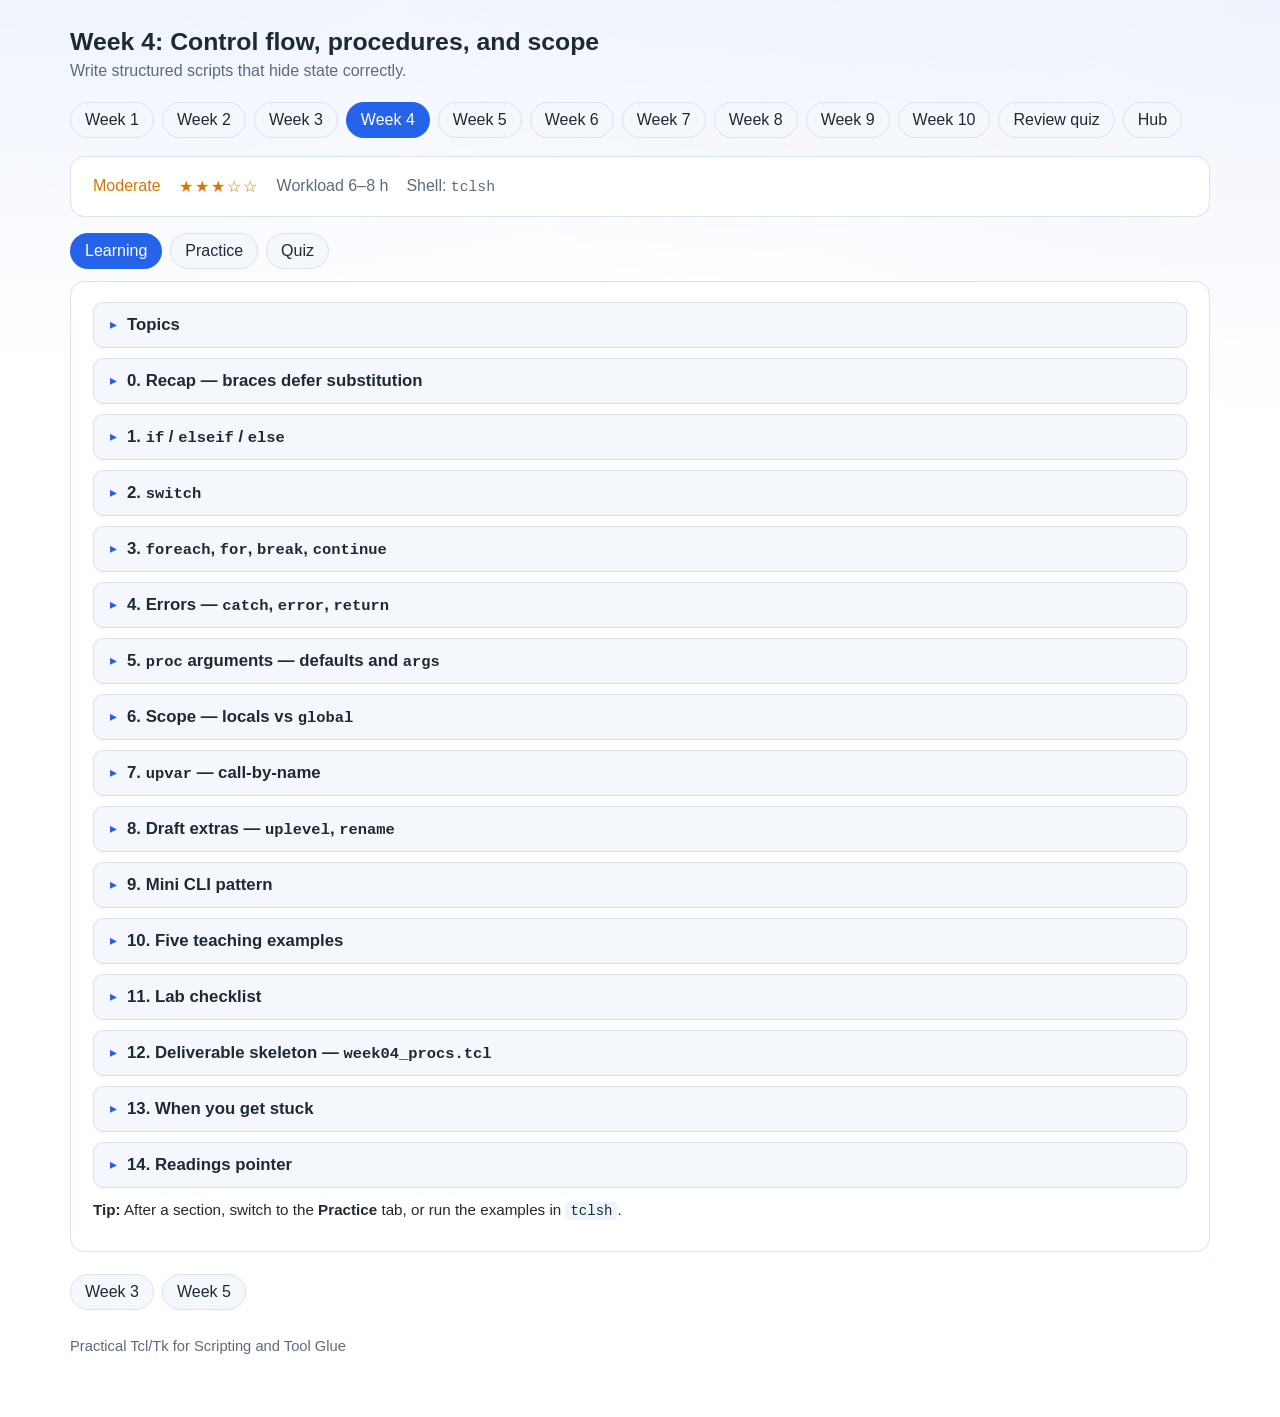
<file: week4/index.html>
<!DOCTYPE html>
<html lang="en">
<head>
  <meta charset="utf-8">
  <meta name="viewport" content="width=device-width, initial-scale=1">
  <title>Week 4 — Tcl/Tk programme</title>
  <link rel="stylesheet" href="../assets/course.css">
</head>
<body>
  <div class="wrap wide">
    <header>
      <h1>Week 4: Control flow, procedures, and scope</h1>
      <p>Write structured scripts that hide state correctly.</p>
    </header>
    <nav class="bar">
    <a href="../week1/index.html">Week 1</a>
    <a href="../week2/index.html">Week 2</a>
    <a href="../week3/index.html">Week 3</a>
    <a href="../week4/index.html" class="active">Week 4</a>
    <a href="../week5/index.html">Week 5</a>
    <a href="../week6/index.html">Week 6</a>
    <a href="../week7/index.html">Week 7</a>
    <a href="../week8/index.html">Week 8</a>
    <a href="../week9/index.html">Week 9</a>
    <a href="../week10/index.html">Week 10</a>
    <a href="../quiz/index.html">Review quiz</a>
    <a href="../index.html">Hub</a>
    </nav>
    <section class="card">
      <div class="meta">
        <span class="diff-mid">Moderate</span>
        <span class="stars" aria-label="difficulty 3 of 5">★★★☆☆</span>
        <span>Workload 6–8 h</span>
        <span>Shell: <code>tclsh</code></span>
      </div>
    </section>
    <div class="tabs">
      <button type="button" class="active" data-show="learning">Learning</button>
      <button type="button" data-show="practice">Practice</button>
      <button type="button" data-show="quiz">Quiz</button>
    </div>
    <section class="card learn md-doc" data-panel="learning">
<details class="learn-drop">
  <summary><h2>Topics</h2></summary>
  <div class="learn-drop-body">
      <ul class="list">
      <li>if / elseif / else, switch</li>
      <li>foreach, while, for, break, continue</li>
      <li>catch, error, return</li>
      <li>proc, global, arrays as global state, upvar</li>
      <li>Draft extra: rename, uplevel, passing arrays by name</li>
      </ul>
  </div>
</details>
<details class="learn-drop" id="0-recap-braces-defer-substitution">
  <summary><h2>0. Recap — braces defer substitution</h2></summary>
  <div class="learn-drop-body">
<p><code>if</code>, <code>while</code>, <code>for</code>, <code>foreach</code>, and <code>proc</code> bodies must be <code>{...}</code> so <code>$vars</code> are <strong>not</strong> frozen when the line is first parsed (Week 1).</p>
  </div>
</details>
<details class="learn-drop" id="1-if-elseif-else">
  <summary><h2>1. <code>if</code> / <code>elseif</code> / <code>else</code></h2></summary>
  <div class="learn-drop-body">
<h3 id="type-this">Type this</h3>
<pre class="code"><code class="lang-tcl">set n 3
if {$n &lt; 0} {
    puts neg
} elseif {$n == 0} {
    puts zero
} else {
    puts pos
}</code></pre>
<div class="table-wrap"><table><thead><tr><th>Piece</th><th>Why braced</th></tr></thead><tbody><tr><td><code>{$n &lt; 0}</code></td><td>Test re-evaluated; <code>if</code> runs it as an expression.</td></tr><tr><td><code>{ puts pos }</code></td><td>Body not run unless that branch is taken.</td></tr></tbody></table></div>
<p>Space before <code>{</code> is required (<code>if{</code> is a different command name).</p>
  </div>
</details>
<details class="learn-drop" id="2-switch">
  <summary><h2>2. <code>switch</code></h2></summary>
  <div class="learn-drop-body">
<pre class="code"><code class="lang-tcl">set sev ERROR
switch -exact -- $sev {
    ERROR { puts 2 }
    WARN  { puts 1 }
    default { puts 0 }
}</code></pre>
<div class="table-wrap"><table><thead><tr><th>Piece</th><th>Meaning</th></tr></thead><tbody><tr><td><code>-exact</code> / <code>-glob</code> / <code>-regexp</code></td><td>How the string is matched.</td></tr><tr><td><code>--</code></td><td>End of switches so a value starting with <code>-</code> is safe.</td></tr><tr><td><code>default</code></td><td>Fallback arm.</td></tr><tr><td><code>-</code> as a body</td><td>Fall-through (see the books).</td></tr></tbody></table></div>
  </div>
</details>
<details class="learn-drop" id="3-foreach-for-break-continue">
  <summary><h2>3. <code>foreach</code>, <code>for</code>, <code>break</code>, <code>continue</code></h2></summary>
  <div class="learn-drop-body">
<pre class="code"><code class="lang-tcl">foreach x [list a b c] {
    puts $x
}

for {set i 0} {$i &lt; 3} {incr i} {
    if {$i == 1} continue
    puts $i
}</code></pre>
<div class="table-wrap"><table><thead><tr><th>Command</th><th>Role</th></tr></thead><tbody><tr><td><code>foreach x $list {body}</code></td><td>Walk a list (Week 3 data).</td></tr><tr><td><code>for {init} {test} {next} {body}</code></td><td>C-style; all four args usually braced.</td></tr><tr><td><code>break</code> / <code>continue</code></td><td>Leave loop / next iteration.</td></tr></tbody></table></div>
<p>Multi-var <code>foreach</code> (two lists, or <code>foreach {k v} $kv</code>) is in the assigned chapters — type those boxed examples.</p>
  </div>
</details>
<details class="learn-drop" id="4-errors-catch-error-return">
  <summary><h2>4. Errors — <code>catch</code>, <code>error</code>, <code>return</code></h2></summary>
  <div class="learn-drop-body">
<h3 id="type-this-real-tclsh">Type this (real <code>tclsh</code>)</h3>
<pre class="code"><code class="lang-tcl">if {[catch {open nosuch.txt r} err]} {
    puts &quot;failed: $err&quot;
} else {
    close $err
}

catch {error &quot;boom&quot;} msg
puts $msg</code></pre>
<div class="table-wrap"><table><thead><tr><th>Piece</th><th>Meaning</th></tr></thead><tbody><tr><td><code>catch {script} var</code></td><td><code>0</code> = ok (result in <code>var</code>); <code>1</code> = error (message in <code>var</code>).</td></tr><tr><td><code>error &quot;boom&quot;</code></td><td>Raise. <code>errorInfo</code> / <code>errorCode</code> hold extra detail.</td></tr><tr><td><code>return -code</code></td><td>Can mimic <code>break</code>/<code>continue</code>/<code>error</code> from a helper (books).</td></tr></tbody></table></div>
<p><strong>Lab rule:</strong> wrap file/<code>exec</code> in <code>catch</code>. Do not assume the path exists.</p>
  </div>
</details>
<details class="learn-drop" id="5-proc-arguments-defaults-and-args">
  <summary><h2>5. <code>proc</code> arguments — defaults and <code>args</code></h2></summary>
  <div class="learn-drop-body">
<pre class="code"><code class="lang-tcl">proc greet {{who world}} {
    return &quot;hi $who&quot;
}
puts [greet]
puts [greet Ada]

proc sum {args} {
    set t 0
    foreach n $args { set t [expr {$t + $n}] }
    return $t
}
puts [sum 1 2 3]</code></pre>
<div class="table-wrap"><table><thead><tr><th>Form</th><th>Meaning</th></tr></thead><tbody><tr><td><code>{who world}</code></td><td>Default if the caller omits it.</td></tr><tr><td><code>args</code></td><td>Remaining arguments as a list.</td></tr></tbody></table></div>
  </div>
</details>
<details class="learn-drop" id="6-scope-locals-vs-global">
  <summary><h2>6. Scope — locals vs <code>global</code></h2></summary>
  <div class="learn-drop-body">
<pre class="code"><code class="lang-tcl">set n 1
proc bump {} {
    global n
    incr n
}
bump
puts $n</code></pre>
<div class="table-wrap"><table><thead><tr><th>Without <code>global n</code></th><th>With <code>global n</code></th></tr></thead><tbody><tr><td><code>incr n</code> uses a <strong>local</strong> (or errors if missing).</td><td>Updates the global <code>n</code>.</td></tr></tbody></table></div>
<p>Prefer <strong>one global array</strong> (<code>state(...)</code>) over many scalars.</p>
<pre class="code"><code class="lang-tcl">proc init {} {
    global state
    set state(count) 0
}
proc bump {} {
    global state
    incr state(count)
}</code></pre>
  </div>
</details>
<details class="learn-drop" id="7-upvar-call-by-name">
  <summary><h2>7. <code>upvar</code> — call-by-name</h2></summary>
  <div class="learn-drop-body">
<pre class="code"><code class="lang-tcl">proc push {listVar x} {
    upvar $listVar L
    lappend L $x
}
set xs {}
push xs a
push xs b
puts $xs</code></pre>
<div class="table-wrap"><table><thead><tr><th>Line</th><th>What happens</th></tr></thead><tbody><tr><td><code>upvar $listVar L</code></td><td><code>L</code> in this proc <strong>is</strong> the caller’s variable named in <code>$listVar</code>.</td></tr><tr><td><code>lappend L $x</code></td><td>Mutates <code>xs</code> in the caller.</td></tr><tr><td><code>upvar #0 rec rec</code></td><td><code>#0</code> = global frame — another way to reach globals.</td></tr></tbody></table></div>
<p>Use <code>upvar</code> when a proc must <strong>update</strong> a caller list or array without returning a huge copy.</p>
  </div>
</details>
<details class="learn-drop" id="8-draft-extras-uplevel-rename">
  <summary><h2>8. Draft extras — <code>uplevel</code>, <code>rename</code></h2></summary>
  <div class="learn-drop-body">
<pre class="code"><code class="lang-tcl"># rename oldName newName   ;# empty newName deletes
# uplevel 1 { set x 1 }    ;# run script in the caller’s frame</code></pre>
<p>Read the boxed examples. You only need them if your helper is a tiny control-structure (like a custom loop).</p>
  </div>
</details>
<details class="learn-drop" id="9-mini-cli-pattern">
  <summary><h2>9. Mini CLI pattern</h2></summary>
  <div class="learn-drop-body">
<pre class="code"><code class="lang-tcl">proc usage {} {
    puts &quot;usage: tool add name | list&quot;
}

proc cmd_add {name} {
    global state
    lappend state(names) $name
}

proc cmd_list {} {
    global state
    puts [join $state(names) \n]
}

set state(names) {}
# pretend argv:
foreach {op arg} [list add u1 add u2 list {}] {
    switch -exact -- $op {
        add  { cmd_add $arg }
        list { cmd_list }
        default { usage }
    }
}</code></pre>
  </div>
</details>
<details class="learn-drop" id="10-five-teaching-examples">
  <summary><h2>10. Five teaching examples</h2></summary>
  <div class="learn-drop-body">
<h3 id="a-braced-if">A — braced <code>if</code></h3>
<pre class="code"><code class="lang-tcl">if {$x &gt; 0} { puts ok }</code></pre>
<h3 id="b-foreach-over-a-list">B — <code>foreach</code> over a list</h3>
<pre class="code"><code class="lang-tcl">foreach row $rows { puts [lindex $row 0] }</code></pre>
<h3 id="c-catch-around-open">C — <code>catch</code> around <code>open</code></h3>
<pre class="code"><code class="lang-tcl">if {[catch {open $path r} ch]} { puts $ch; return }</code></pre>
<h3 id="d-bug-then-fix-quoted-while-test">D — BUG then FIX (quoted <code>while</code> test)</h3>
<pre class="code"><code class="lang-tcl"># BUG: while &quot;$i &lt; 3&quot; { incr i }   → $i frozen at parse
# FIX: while {$i &lt; 3} { incr i }</code></pre>
<h3 id="e-bug-then-fix-missing-global">E — BUG then FIX (missing <code>global</code>)</h3>
<pre class="code"><code class="lang-tcl"># BUG: proc bump {} { incr n }
# FIX: proc bump {} { global n; incr n }</code></pre>
  </div>
</details>
<details class="learn-drop" id="11-lab-checklist">
  <summary><h2>11. Lab checklist</h2></summary>
  <div class="learn-drop-body">
<ul class="list"><li>CLI mini-tool with a proc API</li><li>One global state array</li><li><code>upvar</code> for an in/out list or array</li><li><code>catch</code> around a failing file/op</li><li>Comment every <code>global</code> / <code>upvar</code> and why</li></ul>
  </div>
</details>
<details class="learn-drop" id="12-deliverable-skeleton-week04-procstcl">
  <summary><h2>12. Deliverable skeleton — <code>week04_procs.tcl</code></h2></summary>
  <div class="learn-drop-body">
<pre class="code"><code class="lang-tcl"># week04_procs.tcl
# global state   — why: ...
# upvar listVar  — why: ...

proc state_init {} {
    global state
    set state(items) {}
}

proc state_add {item} {
    upvar #0 state S
    lappend S(items) $item
}

# TODO: catch open, switch on argv
state_init
state_add demo
puts $state(items)</code></pre>
  </div>
</details>
<details class="learn-drop" id="13-when-you-get-stuck">
  <summary><h2>13. When you get stuck</h2></summary>
  <div class="learn-drop-body">
<p>Ask: <strong>which stack frame owns this name?</strong> Local, global, or <code>upvar</code> alias? Then check braces on the test/body.</p>
  </div>
</details>
<details class="learn-drop" id="14-readings-pointer">
  <summary><h2>14. Readings pointer</h2></summary>
  <div class="learn-drop-body">
<p>Columbia Part I Ch. 6–7; Tk Book draft Ch. 4–5.</p>
<p><em>End of Week 4 line-by-line planner.</em></p>
  </div>
</details>
      <p class="why"><strong>Tip:</strong> After a section, switch to the <strong>Practice</strong> tab, or run the examples in <code>tclsh</code>.</p>
    </section>
    <section class="card hidden" data-panel="practice" id="lab-playground">
      <h2>Practice</h2>
      <ul class="list">
      <li>Command-line mini-tool with a proc API</li>
      <li>Global state array</li>
      <li>upvar for an in/out list or array</li>
      <li>catch around a failing operation</li>
      </ul>
      <p>Follow the typed exercises in the <strong>Learning</strong> tab.</p>
      <h3>Coding lab — edit, run, debug</h3>
      <p><code>if</code>/<code>while</code>/<code>proc</code> run here. <code>upvar</code> and <code>catch</code> need real <code>tclsh</code>.</p>
      <div id="tcl-lab-root"></div>
    </section>
    <section class="card hidden" data-panel="quiz" id="week-quiz-panel">
      <h2>Week 4 quiz</h2>
      <p>Two or three questions on <strong>what this week’s code does</strong>. Pick an answer, then Score quiz.</p>
      <div id="week-quiz"></div>
      <div id="week-quiz-score" class="card"></div>
    </section>
    <nav class="bar">
      <a href="../week3/index.html">Week 3</a>
      <a href="../week5/index.html">Week 5</a>
    </nav>
    <footer>Practical Tcl/Tk for Scripting and Tool Glue</footer>
  </div>
  <script src="../assets/course.js"></script>
  <script src="../assets/tcl-lab.js"></script>
  <script src="../assets/quiz.js"></script>
  <script src="../assets/week-quiz.js"></script>
  <script>
    document.addEventListener("DOMContentLoaded", function () {
      if (window.TclLab) TclLab.mount(document.getElementById("tcl-lab-root"), {
        note: "Sandbox: if/while/proc. Run week04_procs.tcl with real tclsh.",
        examples: [
          { id: "if", title: "if / elseif / else", code: "set n 3\nif {$n < 0} {\n    puts neg\n} elseif {$n == 0} {\n    puts zero\n} else {\n    puts pos\n}" },
          { id: "proc", title: "proc with default-like body", code: "proc greet {who} {\n    return \"hi $who\"\n}\nputs [greet Ada]" }
        ]
      });
      if (window.WeekQuiz) WeekQuiz.mount(4);
      if (location.hash === "#lab-playground") showPanel("practice");
      if (location.hash === "#quiz") showPanel("quiz");
    });
  </script>
</body>
</html>
</file>
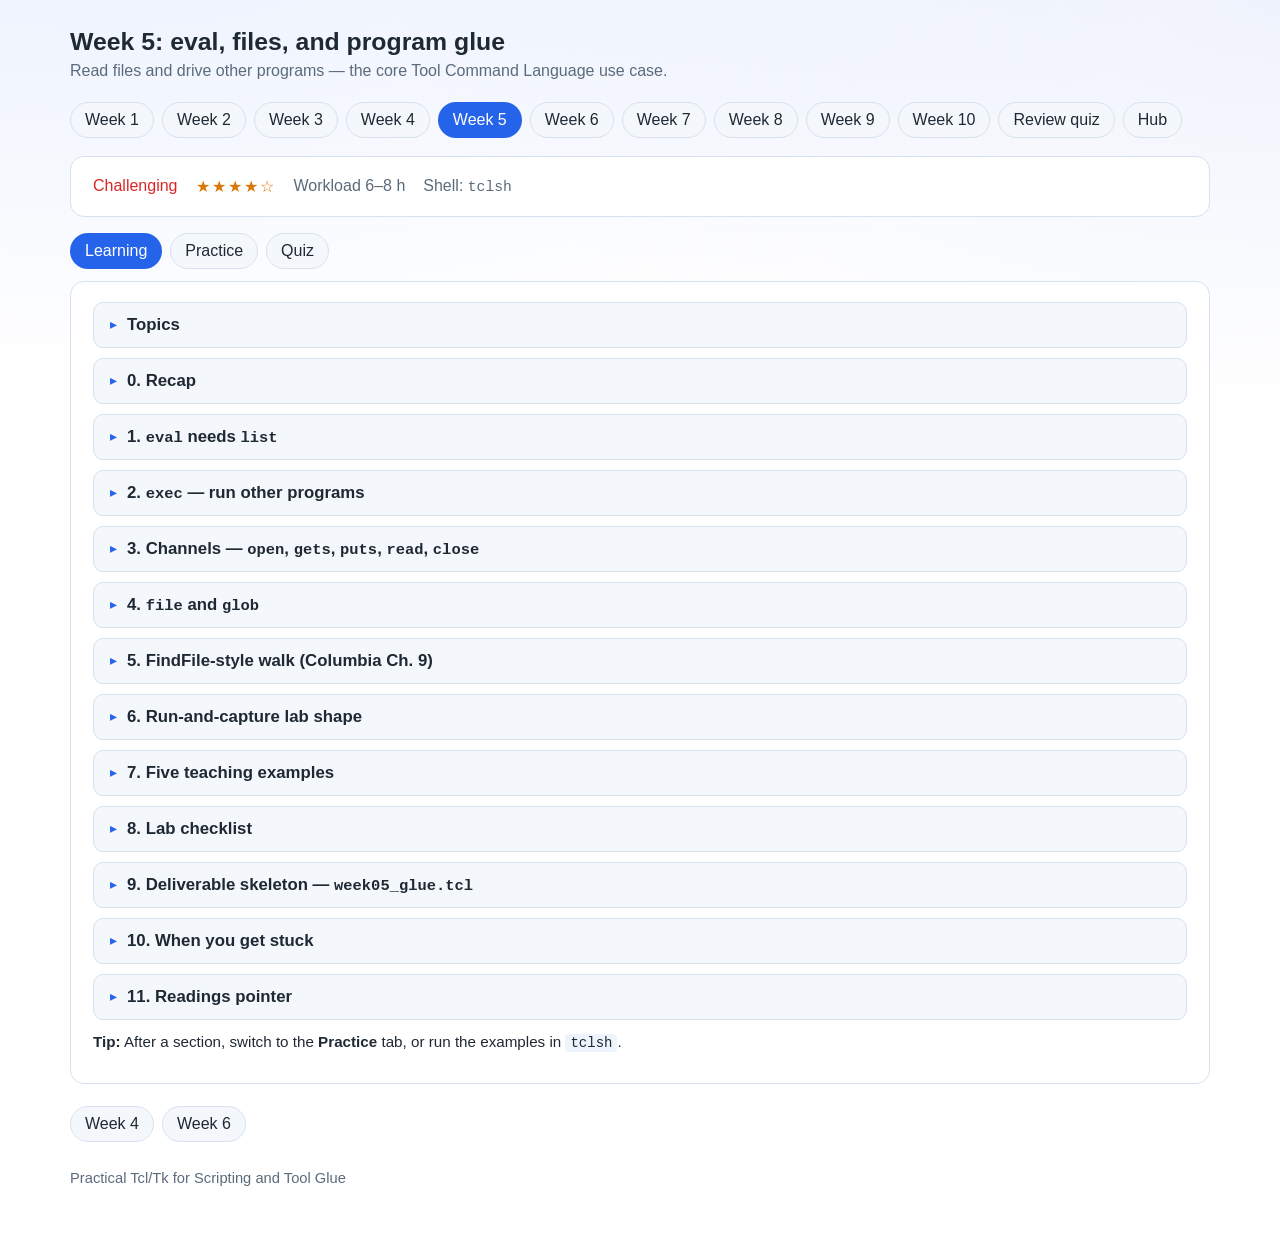
<file: week5/index.html>
<!DOCTYPE html>
<html lang="en">
<head>
  <meta charset="utf-8">
  <meta name="viewport" content="width=device-width, initial-scale=1">
  <title>Week 5 — Tcl/Tk programme</title>
  <link rel="stylesheet" href="../assets/course.css">
</head>
<body>
  <div class="wrap wide">
    <header>
      <h1>Week 5: eval, files, and program glue</h1>
      <p>Read files and drive other programs — the core Tool Command Language use case.</p>
    </header>
    <nav class="bar">
    <a href="../week1/index.html">Week 1</a>
    <a href="../week2/index.html">Week 2</a>
    <a href="../week3/index.html">Week 3</a>
    <a href="../week4/index.html">Week 4</a>
    <a href="../week5/index.html" class="active">Week 5</a>
    <a href="../week6/index.html">Week 6</a>
    <a href="../week7/index.html">Week 7</a>
    <a href="../week8/index.html">Week 8</a>
    <a href="../week9/index.html">Week 9</a>
    <a href="../week10/index.html">Week 10</a>
    <a href="../quiz/index.html">Review quiz</a>
    <a href="../index.html">Hub</a>
    </nav>
    <section class="card">
      <div class="meta">
        <span class="diff-hard">Challenging</span>
        <span class="stars" aria-label="difficulty 4 of 5">★★★★☆</span>
        <span>Workload 6–8 h</span>
        <span>Shell: <code>tclsh</code></span>
      </div>
    </section>
    <div class="tabs">
      <button type="button" class="active" data-show="learning">Learning</button>
      <button type="button" data-show="practice">Practice</button>
      <button type="button" data-show="quiz">Quiz</button>
    </div>
    <section class="card learn md-doc" data-panel="learning">
<details class="learn-drop">
  <summary><h2>Topics</h2></summary>
  <div class="learn-drop-body">
      <ul class="list">
      <li>Why eval needs list</li>
      <li>subst</li>
      <li>exec and pipelines</li>
      <li>open / gets / puts / read / close; seek/tell</li>
      <li>glob, file tests, cd / pwd</li>
      <li>Pipeline errors raised on close</li>
      </ul>
  </div>
</details>
<details class="learn-drop" id="0-recap">
  <summary><h2>0. Recap</h2></summary>
  <div class="learn-drop-body">
<p>Week 4 taught <code>catch</code>. This week every I/O and <code>exec</code> goes through it. Week 3 lists hold filenames from <code>glob</code>.</p>
  </div>
</details>
<details class="learn-drop" id="1-eval-needs-list">
  <summary><h2>1. <code>eval</code> needs <code>list</code></h2></summary>
  <div class="learn-drop-body">
<h3 id="type-this">Type this</h3>
<pre class="code"><code class="lang-tcl">set a &quot;two words&quot;
eval puts $a
# vs
eval [list puts $a]</code></pre>
<div class="table-wrap"><table><thead><tr><th>Form</th><th>After substitution</th><th>Risk</th></tr></thead><tbody><tr><td><code>eval puts $a</code></td><td><code>puts</code> + <code>two</code> + <code>words</code></td><td>Extra arguments.</td></tr><tr><td><code>eval [list puts $a]</code></td><td><code>puts</code> with <strong>one</strong> arg <code>two words</code></td><td>Safe.</td></tr></tbody></table></div>
<p><strong>Rule:</strong> <code>eval [list cmd $arg1 $arg2]</code> — never glue untrusted text with quotes.</p>
<p><code>subst</code> does <code>$</code> <code>[]</code> <code>\</code> <strong>without</strong> running a command (<code>-novariables</code> / <code>-nocommands</code> / <code>-nobackslashes</code>). Type the book examples.</p>
  </div>
</details>
<details class="learn-drop" id="2-exec-run-other-programs">
  <summary><h2>2. <code>exec</code> — run other programs</h2></summary>
  <div class="learn-drop-body">
<pre class="code"><code class="lang-tcl">if {[catch {exec uname -s} out]} {
    puts &quot;exec failed: $out&quot;
} else {
    puts $out
}</code></pre>
<div class="table-wrap"><table><thead><tr><th>Syntax (in the <code>exec</code> args)</th><th>Meaning</th></tr></thead><tbody><tr><td>`</td><td><code> / </code></td></tr><tr><td><code>&gt;</code> <code>&gt;&gt;</code> <code>2&gt;</code> <code>&gt;&amp;</code> <code>&lt;</code> <code>&lt;&lt;</code> <code>@</code></td><td>Redirection (books).</td></tr><tr><td>trailing <code>&amp;</code></td><td>Background.</td></tr><tr><td>non-zero / stderr</td><td>Often a <strong>Tcl error</strong> — <code>catch</code> it.</td></tr></tbody></table></div>
  </div>
</details>
<details class="learn-drop" id="3-channels-open-gets-puts-read-close">
  <summary><h2>3. Channels — <code>open</code>, <code>gets</code>, <code>puts</code>, <code>read</code>, <code>close</code></h2></summary>
  <div class="learn-drop-body">
<pre class="code"><code class="lang-tcl">set path /tmp/week05_demo.txt
set ch [open $path w]
puts $ch &quot;hello&quot;
close $ch

set ch [open $path r]
set line [gets $ch]
close $ch
puts $line</code></pre>
<div class="table-wrap"><table><thead><tr><th>Command</th><th>Role</th></tr></thead><tbody><tr><td><code>open path w</code> / <code>r</code></td><td>Channel id (a string).</td></tr><tr><td><code>puts $ch ...</code></td><td>Write to that channel.</td></tr><tr><td><code>gets $ch</code></td><td>One line (no newline); <code>-1</code> at EOF if you use the var form.</td></tr><tr><td><code>read $ch</code></td><td>Rest of the file.</td></tr><tr><td><code>close $ch</code></td><td>Always. Pipeline <code>close</code> can <strong>error</strong> — <code>catch</code> it.</td></tr><tr><td><code>seek</code> / <code>tell</code> / <code>flush</code> / <code>eof</code></td><td>Random access / buffers.</td></tr></tbody></table></div>
<p><code>open &quot;|uname -s&quot; r</code> is a <strong>pipeline channel</strong> — same <code>gets</code>/<code>close</code> story.</p>
  </div>
</details>
<details class="learn-drop" id="4-file-and-glob">
  <summary><h2>4. <code>file</code> and <code>glob</code></h2></summary>
  <div class="learn-drop-body">
<pre class="code"><code class="lang-tcl">puts [file exists /tmp]
puts [file isdirectory /tmp]
puts [file tail /tmp/a/b.tcl]
puts [file dirname /tmp/a/b.tcl]
puts [file extension b.tcl]
puts [glob -nocomplain /tmp/*.txt]</code></pre>
<div class="table-wrap"><table><thead><tr><th>Command</th><th>Role</th></tr></thead><tbody><tr><td><code>file exists</code> / <code>isfile</code> / <code>isdirectory</code></td><td>Tests.</td></tr><tr><td><code>file tail</code> / <code>dirname</code> / <code>rootname</code> / <code>extension</code></td><td>Path pieces.</td></tr><tr><td><code>glob -nocomplain</code></td><td>Existing names; empty list if none (no error).</td></tr></tbody></table></div>
<p><code>pwd</code> / <code>cd</code> are <strong>process-wide</strong>. If you <code>cd</code> in a walk, save and restore.</p>
  </div>
</details>
<details class="learn-drop" id="5-findfile-style-walk-columbia-ch-9">
  <summary><h2>5. FindFile-style walk (Columbia Ch. 9)</h2></summary>
  <div class="learn-drop-body">
<pre class="code"><code class="lang-tcl">proc FindFile {dir pattern} {
    set saved [pwd]
    if {[catch {cd $dir}]} {
        return
    }
    foreach f [glob -nocomplain *] {
        if {[file isdirectory $f]} {
            FindFile [file join $saved $f] $pattern
        } elseif {[string match $pattern $f]} {
            puts [file join [pwd] $f]
        }
    }
    cd $saved
}</code></pre>
<div class="table-wrap"><table><thead><tr><th>Line</th><th>Why</th></tr></thead><tbody><tr><td><code>set saved [pwd]</code></td><td>Restore even if you recurse.</td></tr><tr><td><code>catch {cd $dir}</code></td><td>Permission / missing dir.</td></tr><tr><td><code>glob -nocomplain *</code></td><td>Children; folders and files.</td></tr><tr><td><code>string match $pattern $f</code></td><td>Week 2 glob.</td></tr></tbody></table></div>
  </div>
</details>
<details class="learn-drop" id="6-run-and-capture-lab-shape">
  <summary><h2>6. Run-and-capture lab shape</h2></summary>
  <div class="learn-drop-body">
<pre class="code"><code class="lang-tcl">proc run_capture {cmd outFile errFile} {
    global errorInfo
    if {[catch {eval [linsert $cmd 0 exec]} result]} {
        set ch [open $errFile w]
        puts $ch $result
        close $ch
        return 1
    }
    set ch [open $outFile w]
    puts $ch $result
    close $ch
    return 0
}</code></pre>
<p>Build the <code>exec</code> with <code>list</code> / <code>linsert</code>, not string concat.</p>
  </div>
</details>
<details class="learn-drop" id="7-five-teaching-examples">
  <summary><h2>7. Five teaching examples</h2></summary>
  <div class="learn-drop-body">
<h3 id="a-safe-eval">A — safe <code>eval</code></h3>
<pre class="code"><code class="lang-tcl">eval [list puts $msg]</code></pre>
<h3 id="b-catch-around-exec">B — <code>catch</code> around <code>exec</code></h3>
<pre class="code"><code class="lang-tcl">catch {exec false} msg</code></pre>
<h3 id="c-write-then-read-a-file">C — write then read a file</h3>
<pre class="code"><code class="lang-tcl">set ch [open $p w]; puts $ch hi; close $ch</code></pre>
<h3 id="d-bug-then-fix-eval-user">D — BUG then FIX (<code>eval $user</code>)</h3>
<pre class="code"><code class="lang-tcl"># BUG: eval $user
# FIX: eval [list puts $user]</code></pre>
<h3 id="e-bug-then-fix-forgot-close">E — BUG then FIX (forgot <code>close</code>)</h3>
<pre class="code"><code class="lang-tcl"># BUG: set ch [open $p r]; gets $ch; # leak
# FIX: close $ch  (and catch close on pipelines)</code></pre>
  </div>
</details>
<details class="learn-drop" id="8-lab-checklist">
  <summary><h2>8. Lab checklist</h2></summary>
  <div class="learn-drop-body">
<ul class="list"><li>Run-and-capture (<code>exec</code> or <code>open &quot;|...&quot;</code>)</li><li>Write stdout/stderr to files</li><li><code>glob</code> a directory</li><li>Recursive FindFile-style walk</li><li>README: one wrapped command + <code>catch</code> on non-zero</li></ul>
  </div>
</details>
<details class="learn-drop" id="9-deliverable-skeleton-week05-gluetcl">
  <summary><h2>9. Deliverable skeleton — <code>week05_glue.tcl</code></h2></summary>
  <div class="learn-drop-body">
<pre class="code"><code class="lang-tcl"># week05_glue.tcl
# Wrapped command: uname -s   (change me)
# Non-zero: catch {exec ...}; write message to err.txt

proc run_capture {args} {
    if {[catch {eval [linsert $args 0 exec]} out]} {
        return [list 1 $out]
    }
    return [list 0 $out]
}

# TODO: glob, FindFile, write files</code></pre>
<p>README one paragraph: command, how you detected failure, where output went.</p>
  </div>
</details>
<details class="learn-drop" id="10-when-you-get-stuck">
  <summary><h2>10. When you get stuck</h2></summary>
  <div class="learn-drop-body">
<p>If <code>eval</code> “eats” spaces, you forgot <code>list</code>. If a pipeline “worked” then failed later, <code>catch</code> the <code>close</code>.</p>
  </div>
</details>
<details class="learn-drop" id="11-readings-pointer">
  <summary><h2>11. Readings pointer</h2></summary>
  <div class="learn-drop-body">
<p>Columbia Part I Ch. 9; Tk Book draft Ch. 6 <em>Eval</em> and Ch. 7 <em>Working with UNIX</em>.</p>
<p><em>End of Week 5 line-by-line planner.</em></p>
  </div>
</details>
      <p class="why"><strong>Tip:</strong> After a section, switch to the <strong>Practice</strong> tab, or run the examples in <code>tclsh</code>.</p>
    </section>
    <section class="card hidden" data-panel="practice" id="lab-playground">
      <h2>Practice</h2>
      <ul class="list">
      <li>Run-and-capture script (exec or pipeline)</li>
      <li>Write stdout/stderr to files</li>
      <li>Glob a directory</li>
      <li>Recursive FindFile-style walk (Columbia Ch. 9)</li>
      </ul>
      <p>Follow the typed exercises in the <strong>Learning</strong> tab.</p>
      <h3>Coding lab — edit, run, debug</h3>
      <p>The sandbox cannot <code>exec</code> or open files. Use it for grouping practice; run the lab in <code>tclsh</code>.</p>
      <div id="tcl-lab-root"></div>
    </section>
    <section class="card hidden" data-panel="quiz" id="week-quiz-panel">
      <h2>Week 5 quiz</h2>
      <p>Two or three questions on <strong>what this week’s code does</strong>. Pick an answer, then Score quiz.</p>
      <div id="week-quiz"></div>
      <div id="week-quiz-score" class="card"></div>
    </section>
    <nav class="bar">
      <a href="../week4/index.html">Week 4</a>
      <a href="../week6/index.html">Week 6</a>
    </nav>
    <footer>Practical Tcl/Tk for Scripting and Tool Glue</footer>
  </div>
  <script src="../assets/course.js"></script>
  <script src="../assets/tcl-lab.js"></script>
  <script src="../assets/quiz.js"></script>
  <script src="../assets/week-quiz.js"></script>
  <script>
    document.addEventListener("DOMContentLoaded", function () {
      if (window.TclLab) TclLab.mount(document.getElementById("tcl-lab-root"), {
        note: "No exec/open here. Type eval/list grouping, then run week05_glue.tcl in tclsh.",
        examples: [
          { id: "eval", title: "quotes vs grouping (puts)", code: "set a \"two words\"\nputs $a\nputs \"$a\"\nputs {$a}" }
        ]
      });
      if (window.WeekQuiz) WeekQuiz.mount(5);
      if (location.hash === "#lab-playground") showPanel("practice");
      if (location.hash === "#quiz") showPanel("quiz");
    });
  </script>
</body>
</html>
</file>
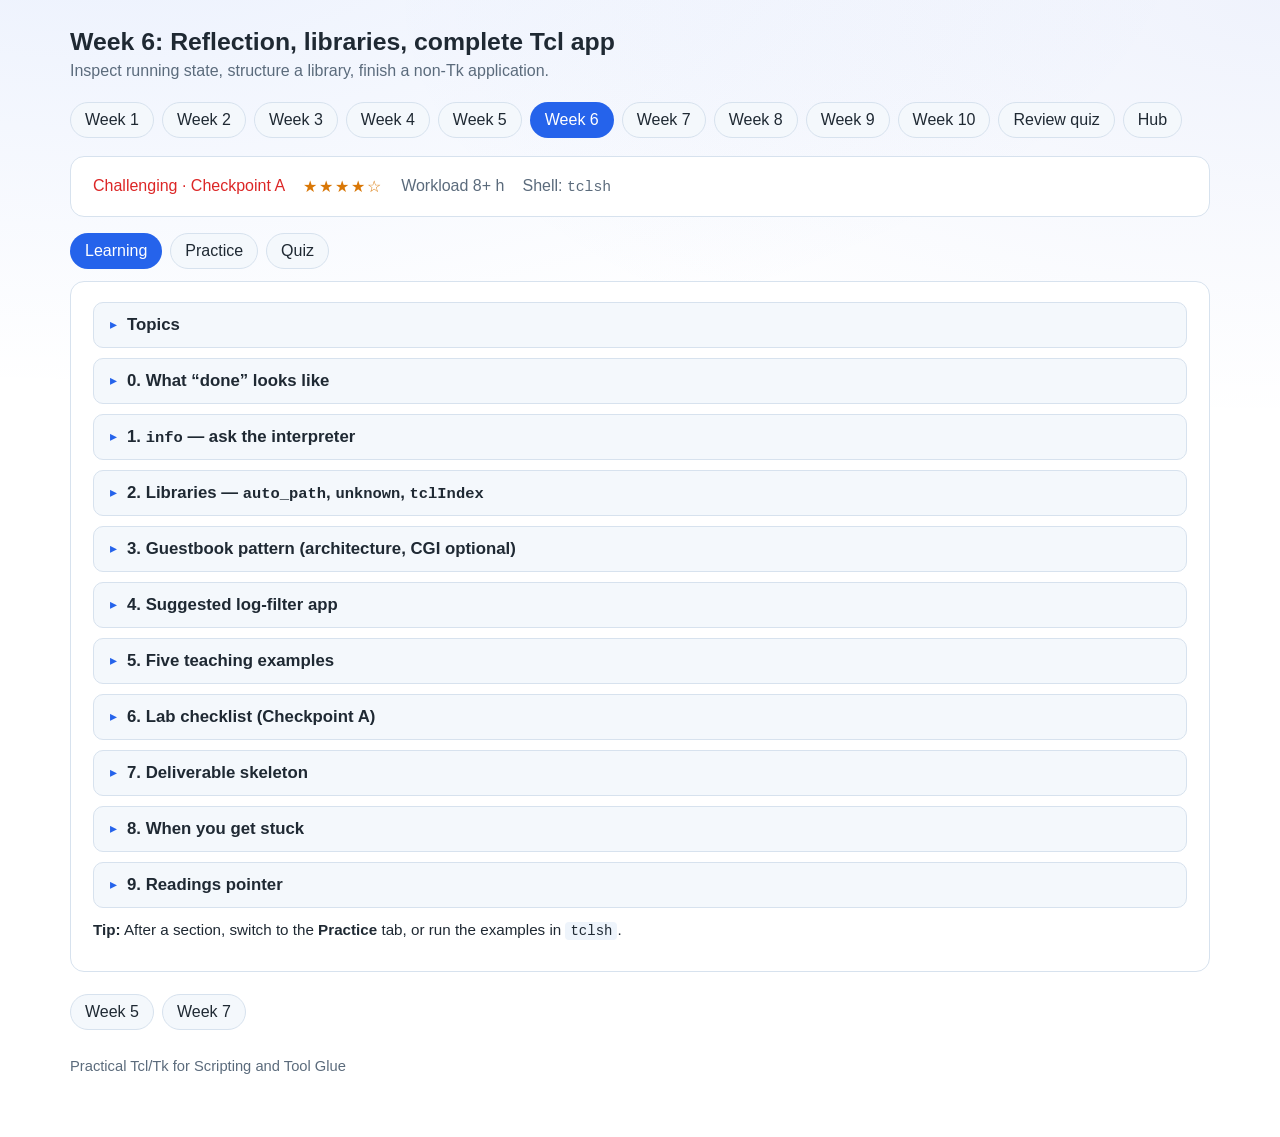
<file: week6/index.html>
<!DOCTYPE html>
<html lang="en">
<head>
  <meta charset="utf-8">
  <meta name="viewport" content="width=device-width, initial-scale=1">
  <title>Week 6 — Tcl/Tk programme</title>
  <link rel="stylesheet" href="../assets/course.css">
</head>
<body>
  <div class="wrap wide">
    <header>
      <h1>Week 6: Reflection, libraries, complete Tcl app</h1>
      <p>Inspect running state, structure a library, finish a non-Tk application.</p>
    </header>
    <nav class="bar">
    <a href="../week1/index.html">Week 1</a>
    <a href="../week2/index.html">Week 2</a>
    <a href="../week3/index.html">Week 3</a>
    <a href="../week4/index.html">Week 4</a>
    <a href="../week5/index.html">Week 5</a>
    <a href="../week6/index.html" class="active">Week 6</a>
    <a href="../week7/index.html">Week 7</a>
    <a href="../week8/index.html">Week 8</a>
    <a href="../week9/index.html">Week 9</a>
    <a href="../week10/index.html">Week 10</a>
    <a href="../quiz/index.html">Review quiz</a>
    <a href="../index.html">Hub</a>
    </nav>
    <section class="card">
      <div class="meta">
        <span class="diff-hard">Challenging · Checkpoint A</span>
        <span class="stars" aria-label="difficulty 4 of 5">★★★★☆</span>
        <span>Workload 8+ h</span>
        <span>Shell: <code>tclsh</code></span>
      </div>
    </section>
    <div class="tabs">
      <button type="button" class="active" data-show="learning">Learning</button>
      <button type="button" data-show="practice">Practice</button>
      <button type="button" data-show="quiz">Quiz</button>
    </div>
    <section class="card learn md-doc" data-panel="learning">
<details class="learn-drop">
  <summary><h2>Topics</h2></summary>
  <div class="learn-drop-body">
      <ul class="list">
      <li>info on variables, procs, stack</li>
      <li>Interactive history</li>
      <li>unknown, tclIndex, auto_path</li>
      <li>Module prefix and a global state array</li>
      <li>Guestbook CGI sample as architecture (CGI optional)</li>
      </ul>
  </div>
</details>
<details class="learn-drop" id="0-what-done-looks-like">
  <summary><h2>0. What “done” looks like</h2></summary>
  <div class="learn-drop-body">
<p>A folder, not one giant file:</p>
<pre class="code"><code class="lang-text">week06_app/
  app.tcl
  lib/log.tcl
  tclIndex        (from auto_mkindex)
  README.md
  samples/...</code></pre>
<p>Run: <code>tclsh app.tcl samples/run.log</code></p>
  </div>
</details>
<details class="learn-drop" id="1-info-ask-the-interpreter">
  <summary><h2>1. <code>info</code> — ask the interpreter</h2></summary>
  <div class="learn-drop-body">
<pre class="code"><code class="lang-tcl">proc add {a b} { expr {$a + $b} }
puts [info procs add]
puts [info args add]
puts [info body add]
puts [info exists add]
set x 1
puts [info vars]
puts [info level]
puts [info tclversion]</code></pre>
<div class="table-wrap"><table><thead><tr><th>Subcommand</th><th>Use</th></tr></thead><tbody><tr><td><code>procs</code> / <code>args</code> / <code>body</code> / <code>default</code></td><td>What a proc looks like.</td></tr><tr><td><code>vars</code> / <code>locals</code> / <code>globals</code> / <code>exists</code></td><td>What names are bound.</td></tr><tr><td><code>commands</code> / <code>level</code> / <code>script</code></td><td>Stack and current file.</td></tr><tr><td><code>library</code> / <code>tclversion</code> / <code>patchlevel</code></td><td>Where you are running.</td></tr></tbody></table></div>
<p>Use <code>info</code> <strong>before</strong> scattering <code>puts</code> everywhere.</p>
<p>Interactive <code>history</code> / <code>redo</code> / <code>substitute</code> — type those in <code>tclsh</code>, not in a script file.</p>
  </div>
</details>
<details class="learn-drop" id="2-libraries-auto-path-unknown-tclindex">
  <summary><h2>2. Libraries — <code>auto_path</code>, <code>unknown</code>, <code>tclIndex</code></h2></summary>
  <div class="learn-drop-body">
<p>When Tcl cannot find a command it calls <code>unknown</code>, which can <code>source</code> a file using <code>tclIndex</code>.</p>
<pre class="code"><code class="lang-bash"># from week06_app/
tclsh
# % auto_mkindex lib *.tcl
# % exit</code></pre>
<pre class="code"><code class="lang-tcl"># app.tcl
lappend auto_path [file join [file dirname [info script]] lib]
# now Log_Parse can autoload from lib/log.tcl if tclIndex lists it</code></pre>
<div class="table-wrap"><table><thead><tr><th>Piece</th><th>Meaning</th></tr></thead><tbody><tr><td><code>info script</code></td><td>Path of the currently sourcing file.</td></tr><tr><td><code>lappend auto_path .../lib</code></td><td>Where to search.</td></tr><tr><td><code>auto_mkindex lib *.tcl</code></td><td>Rebuild <code>tclIndex</code> after you add a proc.</td></tr></tbody></table></div>
<p>Style from the books: <strong>module prefix</strong> (<code>Log_Init</code>, <code>Log_Parse</code>) and <strong>one global array</strong> (<code>log(...)</code>).</p>
  </div>
</details>
<details class="learn-drop" id="3-guestbook-pattern-architecture-cgi-optional">
  <summary><h2>3. Guestbook pattern (architecture, CGI optional)</h2></summary>
  <div class="learn-drop-body">
<p>Columbia Ch. 3 persists data as Tcl that you can <code>source</code>:</p>
<pre class="code"><code class="lang-tcl"># data.tcl — generated
set rec(1,name) Ada
set rec(1,msg)  hello</code></pre>
<pre class="code"><code class="lang-tcl">if {[catch {source data.tcl} err]} {
    puts &quot;no data yet: $err&quot;
}</code></pre>
<p>You do <strong>not</strong> need HTTP. Steal: commands, files, <code>catch</code>, executable Tcl as storage.</p>
  </div>
</details>
<details class="learn-drop" id="4-suggested-log-filter-app">
  <summary><h2>4. Suggested log-filter app</h2></summary>
  <div class="learn-drop-body">
<p><code>lib/log.tcl</code>:</p>
<pre class="code"><code class="lang-tcl">proc Log_Init {} {
    global log
    set log(counts,ERROR) 0
    set log(counts,WARN) 0
    set log(lines) {}
}

proc Log_ParseLine {line} {
    global log
    set line [string trim $line]
    if {[regexp {^(ERROR|WARN|INFO)} $line -&gt; sev]} {
        incr log(counts,$sev)
        lappend log(lines) $line
    }
}

proc Log_Dump {} {
    global log
    foreach sev [list ERROR WARN INFO] {
        if {[info exists log(counts,$sev)]} {
            puts &quot;$sev $log(counts,$sev)&quot;
        }
    }
}</code></pre>
<p><code>app.tcl</code>:</p>
<pre class="code"><code class="lang-tcl">lappend auto_path [file join [file dirname [info script]] lib]
Log_Init
set path [lindex $argv 0]
if {[catch {open $path r} ch]} {
    puts stderr $ch
    exit 1
}
while {[gets $ch line] &gt;= 0} {
    Log_ParseLine $line
}
close $ch
Log_Dump</code></pre>
<div class="table-wrap"><table><thead><tr><th>Must</th><th>How this sample does it</th></tr></thead><tbody><tr><td>Multi-file</td><td><code>app.tcl</code> + <code>lib/*.tcl</code></td></tr><tr><td>Global array</td><td><code>log(...)</code></td></tr><tr><td><code>gets</code> + regexp</td><td>parse loop</td></tr><tr><td><code>catch</code> on I/O</td><td><code>open</code></td></tr><tr><td>No Tk</td><td><code>tclsh</code></td></tr></tbody></table></div>
<p>Persist metrics as Tcl if you want the guestbook shape:</p>
<pre class="code"><code class="lang-tcl">set out [open metrics.tcl w]
puts $out [list set log(counts,ERROR) $log(counts,ERROR)]
close $out</code></pre>
  </div>
</details>
<details class="learn-drop" id="5-five-teaching-examples">
  <summary><h2>5. Five teaching examples</h2></summary>
  <div class="learn-drop-body">
<h3 id="a-info-exists-before-read">A — <code>info exists</code> before read</h3>
<pre class="code"><code class="lang-tcl">if {![info exists log(counts,ERROR)]} { set log(counts,ERROR) 0 }</code></pre>
<h3 id="b-auto-path-relative-to-the-script">B — <code>auto_path</code> relative to the script</h3>
<pre class="code"><code class="lang-tcl">lappend auto_path [file join [file dirname [info script]] lib]</code></pre>
<h3 id="c-source-inside-catch">C — <code>source</code> inside <code>catch</code></h3>
<pre class="code"><code class="lang-tcl">catch {source state.tcl}</code></pre>
<h3 id="d-bug-then-fix-tk-too-early">D — BUG then FIX (Tk too early)</h3>
<pre class="code"><code class="lang-tcl"># BUG: pack [button .q -text Quit]  in Checkpoint A
# FIX: tclsh-only; Checkpoint B is Week 10</code></pre>
<h3 id="e-bug-then-fix-stale-tclindex">E — BUG then FIX (stale tclIndex)</h3>
<pre class="code"><code class="lang-tcl"># BUG: added Log_Dump but auto_mkindex not re-run
# FIX: auto_mkindex lib *.tcl</code></pre>
  </div>
</details>
<details class="learn-drop" id="6-lab-checklist-checkpoint-a">
  <summary><h2>6. Lab checklist (Checkpoint A)</h2></summary>
  <div class="learn-drop-body">
<ul class="list"><li><code>week06_app/</code> with <code>app.tcl</code> + <code>lib/*.tcl</code></li><li><code>auto_mkindex</code> → <code>tclIndex</code></li><li>Module prefix + one global array</li><li>Parse with <code>gets</code>/<code>read</code> + regexp</li><li>Persist something as Tcl <code>set</code> / <code>array set</code> (optional but on-brand)</li><li><code>catch</code> on I/O</li><li>README: how to run, commands, limits</li><li><strong>No Tk</strong></li></ul>
  </div>
</details>
<details class="learn-drop" id="7-deliverable-skeleton">
  <summary><h2>7. Deliverable skeleton</h2></summary>
  <div class="learn-drop-body">
<pre class="code"><code class="lang-tcl"># app.tcl
lappend auto_path [file join [file dirname [info script]] lib]
if {$argc &lt; 1} {
    puts &quot;usage: tclsh app.tcl FILE&quot;
    exit 1
}
Log_Init
# TODO: open/gets/Log_ParseLine/close/Log_Dump</code></pre>
<p>README: <code>tclsh app.tcl samples/run.log</code> — what it prints, what it will not do.</p>
  </div>
</details>
<details class="learn-drop" id="8-when-you-get-stuck">
  <summary><h2>8. When you get stuck</h2></summary>
  <div class="learn-drop-body">
<p>If a command is “invalid”, check <code>auto_path</code> and <code>tclIndex</code>. If state vanishes, you forgot <code>global log</code>. Do not open <code>wish</code> to “see” it.</p>
  </div>
</details>
<details class="learn-drop" id="9-readings-pointer">
  <summary><h2>9. Readings pointer</h2></summary>
  <div class="learn-drop-body">
<p>Columbia Part I Ch. 3 (architecture); Tk Book draft Ch. 8–9.</p>
<p><em>End of Week 6 line-by-line planner.</em></p>
  </div>
</details>
      <p class="why"><strong>Tip:</strong> After a section, switch to the <strong>Practice</strong> tab, or run the examples in <code>tclsh</code>.</p>
    </section>
    <section class="card hidden" data-panel="practice" id="lab-playground">
      <h2>Practice</h2>
      <ul class="list">
      <li>Summative Tcl-only tool (log filter or guestbook-like records)</li>
      <li>Split into app.tcl + lib/*.tcl</li>
      <li>Global state array and catch on I/O</li>
      <li>No Tk</li>
      </ul>
      <p>Follow the typed exercises in the <strong>Learning</strong> tab.</p>
      <h3>Coding lab — edit, run, debug</h3>
      <p>Checkpoint A is a real <code>tclsh</code> folder. The sandbox is only for tiny proc checks.</p>
      <div id="tcl-lab-root"></div>
    </section>
    <section class="card hidden" data-panel="quiz" id="week-quiz-panel">
      <h2>Week 6 quiz</h2>
      <p>Two or three questions on <strong>what this week’s code does</strong>. Pick an answer, then Score quiz.</p>
      <div id="week-quiz"></div>
      <div id="week-quiz-score" class="card"></div>
    </section>
    <nav class="bar">
      <a href="../week5/index.html">Week 5</a>
      <a href="../week7/index.html">Week 7</a>
    </nav>
    <footer>Practical Tcl/Tk for Scripting and Tool Glue</footer>
  </div>
  <script src="../assets/course.js"></script>
  <script src="../assets/tcl-lab.js"></script>
  <script src="../assets/quiz.js"></script>
  <script src="../assets/week-quiz.js"></script>
  <script>
    document.addEventListener("DOMContentLoaded", function () {
      if (window.TclLab) TclLab.mount(document.getElementById("tcl-lab-root"), {
        note: "Checkpoint A: tclsh-only app.tcl + lib. Sandbox is not the deliverable.",
        examples: [
          { id: "proc", title: "tiny parse helper", code: "proc bump {n} {\n    return [expr {$n + 1}]\n}\nputs [bump 3]" }
        ]
      });
      if (window.WeekQuiz) WeekQuiz.mount(6);
      if (location.hash === "#lab-playground") showPanel("practice");
      if (location.hash === "#quiz") showPanel("quiz");
    });
  </script>
</body>
</html>
</file>
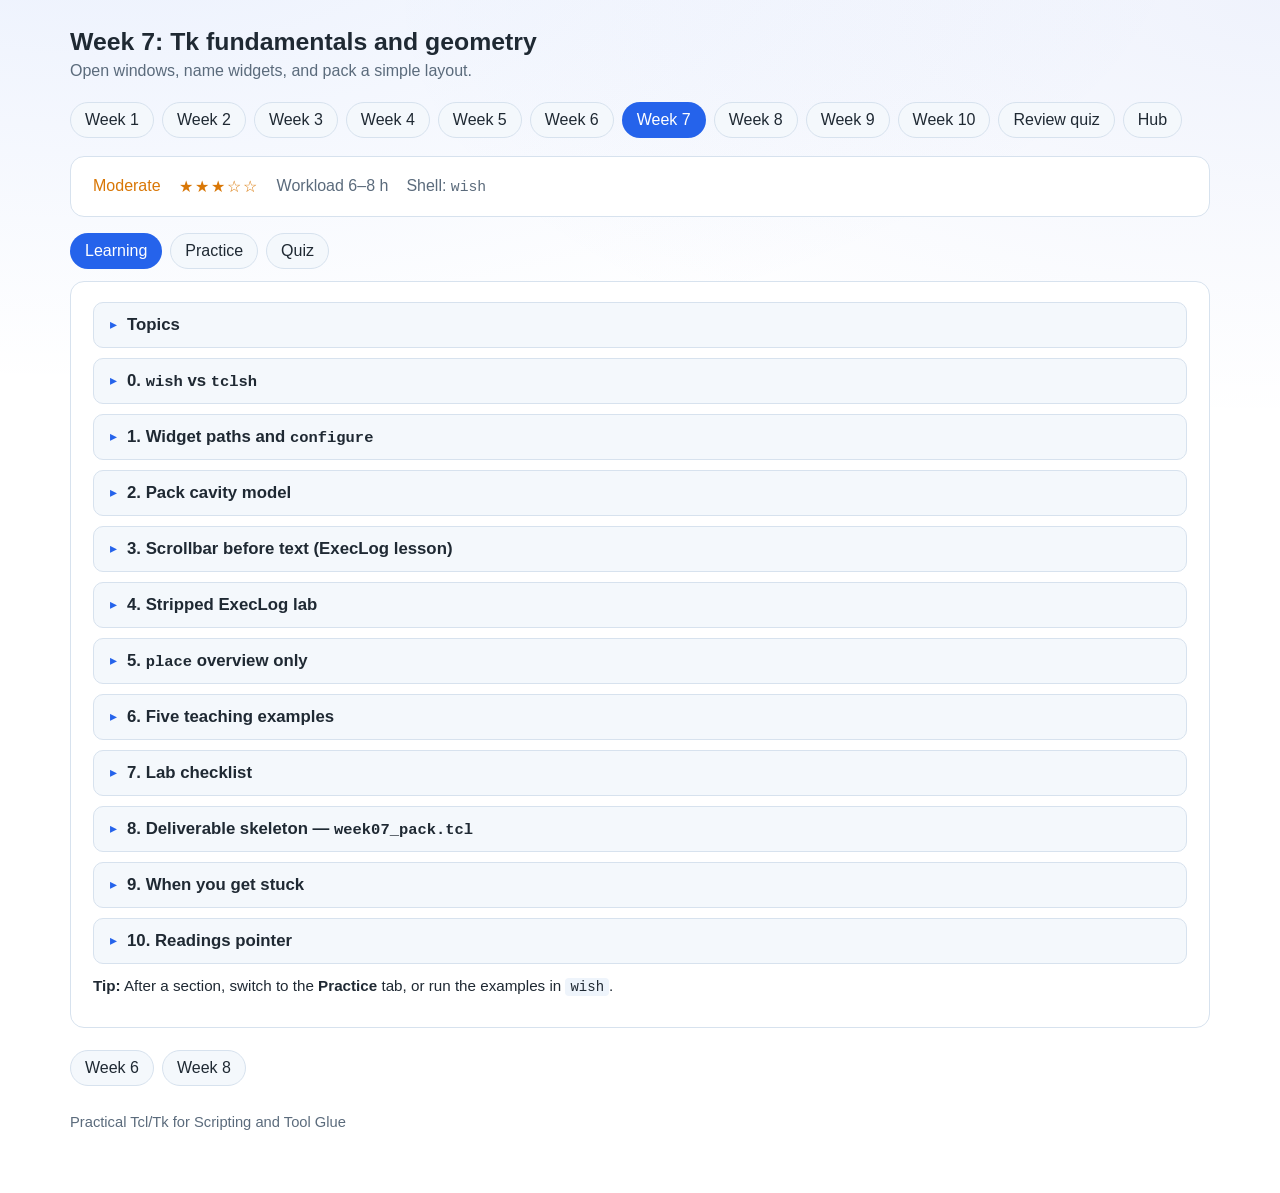
<file: week7/index.html>
<!DOCTYPE html>
<html lang="en">
<head>
  <meta charset="utf-8">
  <meta name="viewport" content="width=device-width, initial-scale=1">
  <title>Week 7 — Tcl/Tk programme</title>
  <link rel="stylesheet" href="../assets/course.css">
</head>
<body>
  <div class="wrap wide">
    <header>
      <h1>Week 7: Tk fundamentals and geometry</h1>
      <p>Open windows, name widgets, and pack a simple layout.</p>
    </header>
    <nav class="bar">
    <a href="../week1/index.html">Week 1</a>
    <a href="../week2/index.html">Week 2</a>
    <a href="../week3/index.html">Week 3</a>
    <a href="../week4/index.html">Week 4</a>
    <a href="../week5/index.html">Week 5</a>
    <a href="../week6/index.html">Week 6</a>
    <a href="../week7/index.html" class="active">Week 7</a>
    <a href="../week8/index.html">Week 8</a>
    <a href="../week9/index.html">Week 9</a>
    <a href="../week10/index.html">Week 10</a>
    <a href="../quiz/index.html">Review quiz</a>
    <a href="../index.html">Hub</a>
    </nav>
    <section class="card">
      <div class="meta">
        <span class="diff-mid">Moderate</span>
        <span class="stars" aria-label="difficulty 3 of 5">★★★☆☆</span>
        <span>Workload 6–8 h</span>
        <span>Shell: <code>wish</code></span>
      </div>
    </section>
    <div class="tabs">
      <button type="button" class="active" data-show="learning">Learning</button>
      <button type="button" data-show="practice">Practice</button>
      <button type="button" data-show="quiz">Quiz</button>
    </div>
    <section class="card learn md-doc" data-panel="learning">
<details class="learn-drop">
  <summary><h2>Topics</h2></summary>
  <div class="learn-drop-body">
      <ul class="list">
      <li>wish; widget path names; configure / cget</li>
      <li>Frames, labels, buttons, entry, text + scrollbar (ExecLog)</li>
      <li>pack side / fill / expand / padding; cavity model</li>
      <li>Packing order; pack slaves / pack info; unpacking</li>
      <li>place: overview only</li>
      </ul>
  </div>
</details>
<details class="learn-drop" id="0-wish-vs-tclsh">
  <summary><h2>0. <code>wish</code> vs <code>tclsh</code></h2></summary>
  <div class="learn-drop-body">
<pre class="code"><code class="lang-bash">wish</code></pre>
<p>Tk scripts are still Tcl. Extra: widgets, <code>pack</code>, the event loop. Root window is <code>.</code>.</p>
<p>Columbia Part I has <strong>no</strong> Tk — use the Tk Book draft Ch. 10–12.</p>
  </div>
</details>
<details class="learn-drop" id="1-widget-paths-and-configure">
  <summary><h2>1. Widget paths and <code>configure</code></h2></summary>
  <div class="learn-drop-body">
<pre class="code"><code class="lang-tcl">label .title -text &quot;ExecLog&quot;
button .quit -text Quit -command exit
pack .title .quit</code></pre>
<div class="table-wrap"><table><thead><tr><th>Piece</th><th>Meaning</th></tr></thead><tbody><tr><td><code>.title</code></td><td>Child of <code>.</code> named <code>title</code>.</td></tr><tr><td><code>.top.btn</code></td><td>Parent <code>.top</code> <strong>must exist first</strong>.</td></tr><tr><td><code>-text</code> / <code>-command</code></td><td>Options at create time.</td></tr><tr><td><code>.quit configure -text Exit</code></td><td>Change later.</td></tr><tr><td><code>.quit cget -text</code></td><td>Read an option.</td></tr></tbody></table></div>
<h3 id="try-a-bug">Try a bug</h3>
<pre class="code"><code class="lang-tcl">button .a.b -text x</code></pre>
<p>Cannot create <code>.a.b</code> before <code>.a</code>. Fix: <code>frame .a</code> first.</p>
  </div>
</details>
<details class="learn-drop" id="2-pack-cavity-model">
  <summary><h2>2. Pack cavity model</h2></summary>
  <div class="learn-drop-body">
<p>Each packed widget takes a slice of remaining <strong>cavity</strong>.</p>
<pre class="code"><code class="lang-tcl">frame .row
button .row.q -text Quit
button .row.r -text Run
pack .row.q -side left
pack .row.r -side left
pack .row -side top -fill x</code></pre>
<div class="table-wrap"><table><thead><tr><th>Option</th><th>Effect</th></tr></thead><tbody><tr><td><code>-side</code></td><td><code>top</code> <code>bottom</code> <code>left</code> <code>right</code> — which wall of the cavity.</td></tr><tr><td><code>-fill</code></td><td><code>x</code> <code>y</code> <code>both</code> <code>none</code> — grow into the slice.</td></tr><tr><td><code>-expand</code></td><td>Take extra leftover cavity.</td></tr><tr><td><code>-padx</code> <code>-pady</code></td><td>Outside padding.</td></tr><tr><td><code>-ipadx</code> <code>-ipady</code></td><td>Inside padding.</td></tr><tr><td><code>-anchor</code></td><td>Where in a larger slice the widget sits.</td></tr><tr><td><code>-before</code> <code>-after</code> <code>-in</code></td><td>Order / parent.</td></tr></tbody></table></div>
<p><strong>Order of <code>pack</code> commands matters.</strong> Pack the widget that must <strong>keep its size first</strong>.</p>
  </div>
</details>
<details class="learn-drop" id="3-scrollbar-before-text-execlog-lesson">
  <summary><h2>3. Scrollbar before text (ExecLog lesson)</h2></summary>
  <div class="learn-drop-body">
<pre class="code"><code class="lang-tcl">text .t -width 40 -height 10 -yscrollcommand {.sb set}
scrollbar .sb -command {.t yview}
pack .sb -side right -fill y
pack .t  -side left  -fill both -expand 1</code></pre>
<div class="table-wrap"><table><thead><tr><th>Why this order</th><th>If you reverse it</th></tr></thead><tbody><tr><td>Scrollbar claims a thin right strip first.</td><td>Expanding text can starve the scrollbar.</td></tr></tbody></table></div>
<p>Inspect:</p>
<pre class="code"><code class="lang-tcl">puts [pack slaves .]
pack info .t</code></pre>
<p><code>pack forget .t</code> unpacks (widget still exists). <code>pack propagate</code> — read the chapter before you turn it off.</p>
  </div>
</details>
<details class="learn-drop" id="4-stripped-execlog-lab">
  <summary><h2>4. Stripped ExecLog lab</h2></summary>
  <div class="learn-drop-body">
<pre class="code"><code class="lang-tcl">wm title . week07
label .title -text &quot;week07 pack&quot;
frame .btns
button .btns.quit -text Quit -command exit
button .btns.run  -text Run  -command {puts run}
entry .cmd -width 40
scrollbar .sb -command {.log yview}
text .log -width 50 -height 12 -yscrollcommand {.sb set}

pack .title -side top -anchor w
pack .btns  -side top -fill x
pack .btns.quit .btns.run -side left -padx 4
pack .cmd   -side top -fill x
pack .sb    -side right -fill y
pack .log   -side left -fill both -expand 1</code></pre>
<p>Change <strong>one</strong> of <code>-fill</code> / <code>-expand</code> / <code>-side</code> at a time. Note what happens (ASCII or screenshot).</p>
  </div>
</details>
<details class="learn-drop" id="5-place-overview-only">
  <summary><h2>5. <code>place</code> overview only</h2></summary>
  <div class="learn-drop-body">
<pre class="code"><code class="lang-tcl"># place .b -x 10 -y 10
# place .b -relx 0.5 -rely 0.5 -anchor center</code></pre>
<p>Coordinates, not the default manager this week. <code>raise</code> / <code>lower</code> change stacking, which is <strong>not</strong> pack order.</p>
  </div>
</details>
<details class="learn-drop" id="6-five-teaching-examples">
  <summary><h2>6. Five teaching examples</h2></summary>
  <div class="learn-drop-body">
<h3 id="a-parent-before-child">A — parent before child</h3>
<pre class="code"><code class="lang-tcl">frame .m
button .m.q -text Quit -command exit
pack .m.q
pack .m</code></pre>
<h3 id="b-fill-x-on-a-toolbar">B — fill x on a toolbar</h3>
<pre class="code"><code class="lang-tcl">pack .btns -side top -fill x</code></pre>
<h3 id="c-scrollbar-then-text">C — scrollbar then text</h3>
<pre class="code"><code class="lang-tcl">pack .sb -side right -fill y
pack .t  -fill both -expand 1</code></pre>
<h3 id="d-bug-then-fix-ab-first">D — BUG then FIX (<code>.a.b</code> first)</h3>
<pre class="code"><code class="lang-tcl"># BUG: button .a.b
# FIX: frame .a ; button .a.b</code></pre>
<h3 id="e-bug-then-fix-pack-expand-text-first">E — BUG then FIX (pack expand text first)</h3>
<pre class="code"><code class="lang-tcl"># BUG: pack .t -fill both -expand 1 ; pack .sb
# FIX: pack .sb first</code></pre>
  </div>
</details>
<details class="learn-drop" id="7-lab-checklist">
  <summary><h2>7. Lab checklist</h2></summary>
  <div class="learn-drop-body">
<ul class="list"><li>Stripped ExecLog: title, button row, entry, text + scrollbar</li><li>Pack scrollbar <strong>before</strong> text</li><li>Change one pack option at a time; record before/after</li><li><code>week07_pack.tcl</code> runs under <code>wish</code></li></ul>
  </div>
</details>
<details class="learn-drop" id="8-deliverable-skeleton-week07-packtcl">
  <summary><h2>8. Deliverable skeleton — <code>week07_pack.tcl</code></h2></summary>
  <div class="learn-drop-body">
<pre class="code"><code class="lang-tcl">#!/usr/bin/env wish
# week07_pack.tcl
# Notes:
#   pack .sb then .log  — scrollbar keeps width
#   -expand 1 on .log   — leftover cavity
wm title . week07
# TODO: widgets + pack as above</code></pre>
<p>Run: <code>wish week07_pack.tcl</code></p>
  </div>
</details>
<details class="learn-drop" id="9-when-you-get-stuck">
  <summary><h2>9. When you get stuck</h2></summary>
  <div class="learn-drop-body">
<p>Sketch the cavity after each <code>pack</code>. If a widget vanished, it was packed with <code>-fill</code>/<code>-expand</code> stolen by a sibling, or the parent was not packed.</p>
  </div>
</details>
<details class="learn-drop" id="10-readings-pointer">
  <summary><h2>10. Readings pointer</h2></summary>
  <div class="learn-drop-body">
<p>Tk Book draft Ch. 10 <em>Tk Fundamentals</em>, Ch. 11 <em>Tk by Example</em>, Ch. 12 <em>The Pack Geometry Manager</em>.</p>
<p><em>End of Week 7 line-by-line planner.</em></p>
  </div>
</details>
      <p class="why"><strong>Tip:</strong> After a section, switch to the <strong>Practice</strong> tab, or run the examples in <code>wish</code>.</p>
    </section>
    <section class="card hidden" data-panel="practice" id="lab-playground">
      <h2>Practice</h2>
      <ul class="list">
      <li>Stripped ExecLog: title, buttons, entry, text + scrollbar</li>
      <li>Pack scrollbar first</li>
      <li>Change one pack option at a time and record the visual effect</li>
      </ul>
      <p>Follow the typed exercises in the <strong>Learning</strong> tab.</p>
      <h3>Coding lab — edit, run, debug</h3>
      <p>Tk does not run in the browser. Use this sandbox for Tcl grouping; run <code>wish week07_pack.tcl</code> locally.</p>
      <div id="tcl-lab-root"></div>
    </section>
    <section class="card hidden" data-panel="quiz" id="week-quiz-panel">
      <h2>Week 7 quiz</h2>
      <p>Two or three questions on <strong>what this week’s code does</strong>. Pick an answer, then Score quiz.</p>
      <div id="week-quiz"></div>
      <div id="week-quiz-score" class="card"></div>
    </section>
    <nav class="bar">
      <a href="../week6/index.html">Week 6</a>
      <a href="../week8/index.html">Week 8</a>
    </nav>
    <footer>Practical Tcl/Tk for Scripting and Tool Glue</footer>
  </div>
  <script src="../assets/course.js"></script>
  <script src="../assets/tcl-lab.js"></script>
  <script src="../assets/quiz.js"></script>
  <script src="../assets/week-quiz.js"></script>
  <script>
    document.addEventListener("DOMContentLoaded", function () {
      if (window.TclLab) TclLab.mount(document.getElementById("tcl-lab-root"), {
        note: "wish required for pack. Sandbox is Tcl-only.",
        examples: [
          { id: "proc", title: "callback as a proc (no Tk)", code: "proc run {} {\n    puts run\n}\nrun" }
        ]
      });
      if (window.WeekQuiz) WeekQuiz.mount(7);
      if (location.hash === "#lab-playground") showPanel("practice");
      if (location.hash === "#quiz") showPanel("quiz");
    });
  </script>
</body>
</html>
</file>
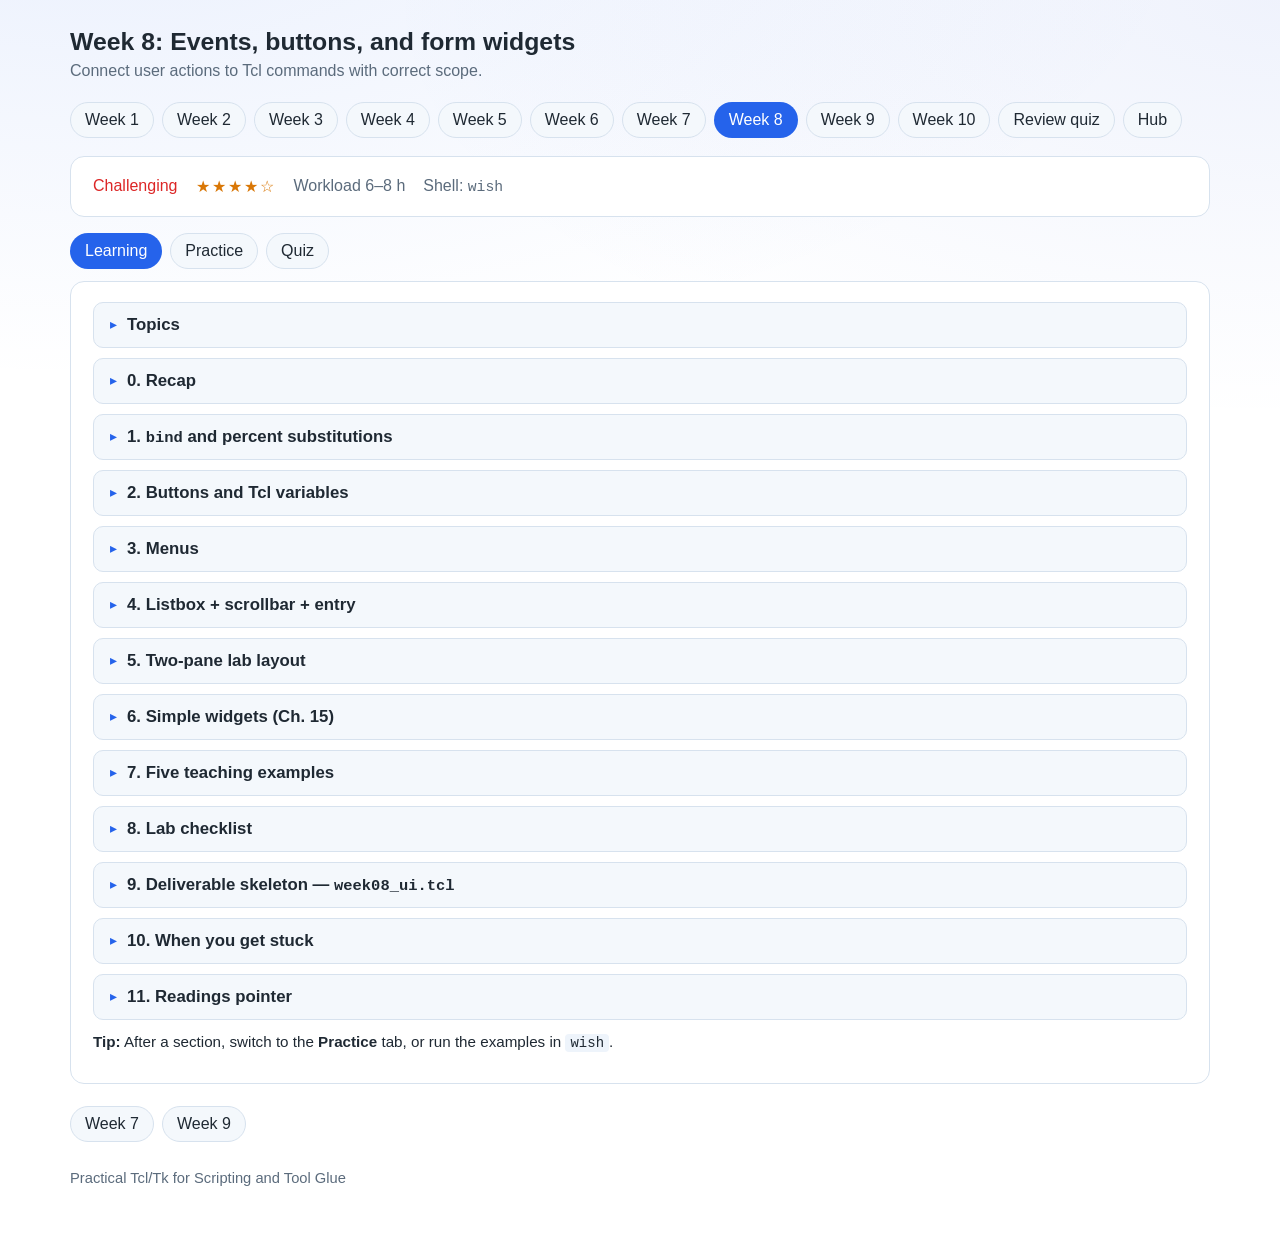
<file: week8/index.html>
<!DOCTYPE html>
<html lang="en">
<head>
  <meta charset="utf-8">
  <meta name="viewport" content="width=device-width, initial-scale=1">
  <title>Week 8 — Tcl/Tk programme</title>
  <link rel="stylesheet" href="../assets/course.css">
</head>
<body>
  <div class="wrap wide">
    <header>
      <h1>Week 8: Events, buttons, and form widgets</h1>
      <p>Connect user actions to Tcl commands with correct scope.</p>
    </header>
    <nav class="bar">
    <a href="../week1/index.html">Week 1</a>
    <a href="../week2/index.html">Week 2</a>
    <a href="../week3/index.html">Week 3</a>
    <a href="../week4/index.html">Week 4</a>
    <a href="../week5/index.html">Week 5</a>
    <a href="../week6/index.html">Week 6</a>
    <a href="../week7/index.html">Week 7</a>
    <a href="../week8/index.html" class="active">Week 8</a>
    <a href="../week9/index.html">Week 9</a>
    <a href="../week10/index.html">Week 10</a>
    <a href="../quiz/index.html">Review quiz</a>
    <a href="../index.html">Hub</a>
    </nav>
    <section class="card">
      <div class="meta">
        <span class="diff-hard">Challenging</span>
        <span class="stars" aria-label="difficulty 4 of 5">★★★★☆</span>
        <span>Workload 6–8 h</span>
        <span>Shell: <code>wish</code></span>
      </div>
    </section>
    <div class="tabs">
      <button type="button" class="active" data-show="learning">Learning</button>
      <button type="button" data-show="practice">Practice</button>
      <button type="button" data-show="quiz">Quiz</button>
    </div>
    <section class="card learn md-doc" data-panel="learning">
<details class="learn-drop">
  <summary><h2>Topics</h2></summary>
  <div class="learn-drop-body">
      <ul class="list">
      <li>bind / bindtags; key, button, modifiers, sequences</li>
      <li>Button -command and scope; check/radio Tcl variables</li>
      <li>Menus, popup, option menu</li>
      <li>frame/toplevel/label/message/scale/scrollbar/bell</li>
      <li>entry and listbox programming; select modes</li>
      </ul>
  </div>
</details>
<details class="learn-drop" id="0-recap">
  <summary><h2>0. Recap</h2></summary>
  <div class="learn-drop-body">
<p>Week 4: <code>$x</code> inside a quoted script is substituted <strong>when that script is built</strong>. Week 7: <code>-command</code> is such a script. This week you put <strong>proc names</strong> in <code>-command</code> and <code>bind</code> so values are read <strong>later</strong>.</p>
  </div>
</details>
<details class="learn-drop" id="1-bind-and-percent-substitutions">
  <summary><h2>1. <code>bind</code> and percent substitutions</h2></summary>
  <div class="learn-drop-body">
<pre class="code"><code class="lang-tcl">bind .e &lt;Return&gt; {AddItem}
bind .l &lt;Double-Button-1&gt; {UseSelection}</code></pre>
<div class="table-wrap"><table><thead><tr><th>Piece</th><th>Meaning</th></tr></thead><tbody><tr><td><code>.e</code></td><td>Widget (or class, or <code>all</code> — see bindtags).</td></tr><tr><td><code>&lt;Return&gt;</code></td><td>Event.</td></tr><tr><td><code>&lt;Double-Button-1&gt;</code></td><td>Sequence.</td></tr><tr><td><code>{AddItem}</code></td><td>Script run <strong>at event time</strong>. Braces defer <code>$</code>.</td></tr><tr><td><code>%W %x %y %K</code></td><td>Event fields, <strong>not</strong> <code>$</code> variables.</td></tr></tbody></table></div>
<p><code>bindtags</code> order (typical): widget → class → toplevel → <code>all</code>. <code>break</code> in a binding stops later tags.</p>
  </div>
</details>
<details class="learn-drop" id="2-buttons-and-tcl-variables">
  <summary><h2>2. Buttons and Tcl variables</h2></summary>
  <div class="learn-drop-body">
<pre class="code"><code class="lang-tcl">set state(name) &quot;&quot;
entry .e -textvariable state(name)
button .add -text Add -command AddItem
checkbutton .v -text Verbose -variable state(verbose) -onvalue 1 -offvalue 0
radiobutton .a -text A -variable state(mode) -value a</code></pre>
<div class="table-wrap"><table><thead><tr><th>Option</th><th>Why</th></tr></thead><tbody><tr><td><code>-command AddItem</code></td><td>Call a proc; the proc reads <code>state(...)</code> <strong>now</strong>.</td></tr><tr><td><code>-textvariable</code> / <code>-variable</code></td><td>Widget stores into a Tcl variable (use your global array).</td></tr></tbody></table></div>
<h3 id="try-a-bug-stale">Try a bug (stale <code>$</code>)</h3>
<pre class="code"><code class="lang-tcl">set item apple
button .b -text Go -command &quot;puts $item&quot;
set item banana
# click still prints apple</code></pre>
<p>Fix: <code>-command {puts $state(item)}</code> with braces <strong>or</strong> better <code>-command ShowItem</code> and <code>global state</code> inside the proc.</p>
  </div>
</details>
<details class="learn-drop" id="3-menus">
  <summary><h2>3. Menus</h2></summary>
  <div class="learn-drop-body">
<pre class="code"><code class="lang-tcl">menu .m
.m add command -label Quit -command exit
.m add separator
.m add cascade -label File -menu .m.file
menu .m.file
.m.file add command -label Open -command OpenFile
. configure -menu .m
# tk_popup .m.file %X %Y
# tk_optionMenu .opt state(choice) one two three</code></pre>
<p>Entries are <code>command</code>, check/radio, <code>cascade</code>, <code>separator</code>.</p>
  </div>
</details>
<details class="learn-drop" id="4-listbox-scrollbar-entry">
  <summary><h2>4. Listbox + scrollbar + entry</h2></summary>
  <div class="learn-drop-body">
<pre class="code"><code class="lang-tcl">listbox .l -height 8 -yscrollcommand {.sb set} -selectmode browse
scrollbar .sb -command {.l yview}
entry .e -textvariable state(text)
button .add -text Add -command AddItem
button .del -text Delete -command DelItem

proc AddItem {} {
    global state
    .l insert end $state(text)
}
proc DelItem {} {
    set i [.l curselection]
    if {$i ne &quot;&quot;} { .l delete $i }
}
proc UseSelection {} {
    global state
    set i [.l curselection]
    if {$i ne &quot;&quot;} { set state(text) [.l get $i] }
}</code></pre>
<div class="table-wrap"><table><thead><tr><th>Call</th><th>Role</th></tr></thead><tbody><tr><td><code>.l insert end $s</code></td><td>Append.</td></tr><tr><td><code>.l curselection</code></td><td>Selected index(es).</td></tr><tr><td><code>.l get $i</code> / <code>.l delete $i</code></td><td>Read / remove.</td></tr><tr><td><code>-selectmode</code></td><td><code>browse</code> <code>single</code> <code>extended</code> <code>multiple</code>.</td></tr></tbody></table></div>
  </div>
</details>
<details class="learn-drop" id="5-two-pane-lab-layout">
  <summary><h2>5. Two-pane lab layout</h2></summary>
  <div class="learn-drop-body">
<pre class="code"><code class="lang-text">[ menubar ]
[ listbox | scrollbar ]
[ entry ] [ Add ] [ Delete ]</code></pre>
<p>Bind:</p>
<pre class="code"><code class="lang-tcl"># bind &lt;Return&gt; on entry → AddItem
# bind &lt;Double-Button-1&gt; on listbox → UseSelection</code></pre>
<p>Comment those two lines in the deliverable.</p>
  </div>
</details>
<details class="learn-drop" id="6-simple-widgets-ch-15">
  <summary><h2>6. Simple widgets (Ch. 15)</h2></summary>
  <div class="learn-drop-body">
<p><code>frame</code>, <code>toplevel</code>, <code>label</code>, <code>message</code>, <code>scale</code>, <code>scrollbar</code>, <code>bell</code> — use <code>frame</code> for rows; you already need <code>scrollbar</code>. Skim the rest; do not build a widget museum.</p>
  </div>
</details>
<details class="learn-drop" id="7-five-teaching-examples">
  <summary><h2>7. Five teaching examples</h2></summary>
  <div class="learn-drop-body">
<h3 id="a-proc-callback">A — proc callback</h3>
<pre class="code"><code class="lang-tcl">button .q -text Quit -command exit</code></pre>
<h3 id="b-braced-bind">B — braced bind</h3>
<pre class="code"><code class="lang-tcl">bind .e &lt;Return&gt; {AddItem}</code></pre>
<h3 id="c--textvariable-on-an-array-element">C — <code>-textvariable</code> on an array element</h3>
<pre class="code"><code class="lang-tcl">entry .e -textvariable state(text)</code></pre>
<h3 id="d-bug-then-fix-stale-in--command">D — BUG then FIX (stale <code>$</code> in <code>-command</code>)</h3>
<pre class="code"><code class="lang-tcl"># BUG: -command &quot;puts $item&quot;
# FIX: -command ShowItem</code></pre>
<h3 id="e-bug-then-fix-no-global-in-callback">E — BUG then FIX (no <code>global</code> in callback)</h3>
<pre class="code"><code class="lang-tcl"># BUG: proc AddItem {} { .l insert end $state(text) }
# FIX: global state</code></pre>
  </div>
</details>
<details class="learn-drop" id="8-lab-checklist">
  <summary><h2>8. Lab checklist</h2></summary>
  <div class="learn-drop-body">
<ul class="list"><li>Listbox + scrollbar, entry, Add/Delete, menubar</li><li><code>&lt;Return&gt;</code> and <code>&lt;Double-Button-1&gt;</code></li><li>Callbacks as procs — no inlined stale <code>$</code></li><li>Comment every <code>bind</code></li></ul>
  </div>
</details>
<details class="learn-drop" id="9-deliverable-skeleton-week08-uitcl">
  <summary><h2>9. Deliverable skeleton — <code>week08_ui.tcl</code></h2></summary>
  <div class="learn-drop-body">
<pre class="code"><code class="lang-tcl">#!/usr/bin/env wish
# bind .e &lt;Return&gt;           → AddItem
# bind .l &lt;Double-Button-1&gt;  → UseSelection

proc AddItem {} { global state; # TODO }
proc DelItem {} { # TODO }
proc UseSelection {} { global state; # TODO }

# TODO: widgets, pack, menu, bind</code></pre>
  </div>
</details>
<details class="learn-drop" id="10-when-you-get-stuck">
  <summary><h2>10. When you get stuck</h2></summary>
  <div class="learn-drop-body">
<p>If a click uses an old value, the script was substituted at <strong>create</strong> time. If a variable is empty in a proc, add <code>global state</code>.</p>
  </div>
</details>
<details class="learn-drop" id="11-readings-pointer">
  <summary><h2>11. Readings pointer</h2></summary>
  <div class="learn-drop-body">
<p>Tk Book draft Ch. 13–16.</p>
<p><em>End of Week 8 line-by-line planner.</em></p>
  </div>
</details>
      <p class="why"><strong>Tip:</strong> After a section, switch to the <strong>Practice</strong> tab, or run the examples in <code>wish</code>.</p>
    </section>
    <section class="card hidden" data-panel="practice" id="lab-playground">
      <h2>Practice</h2>
      <ul class="list">
      <li>Two-pane UI: listbox, entry, add/delete buttons, menu</li>
      <li>Bindings for Return and Double-1</li>
      <li>Callbacks as procs — not inlined scripts with stale $</li>
      </ul>
      <p>Follow the typed exercises in the <strong>Learning</strong> tab.</p>
      <h3>Coding lab — edit, run, debug</h3>
      <p>Practice proc callbacks here. Bindings need <code>wish week08_ui.tcl</code>.</p>
      <div id="tcl-lab-root"></div>
    </section>
    <section class="card hidden" data-panel="quiz" id="week-quiz-panel">
      <h2>Week 8 quiz</h2>
      <p>Two or three questions on <strong>what this week’s code does</strong>. Pick an answer, then Score quiz.</p>
      <div id="week-quiz"></div>
      <div id="week-quiz-score" class="card"></div>
    </section>
    <nav class="bar">
      <a href="../week7/index.html">Week 7</a>
      <a href="../week9/index.html">Week 9</a>
    </nav>
    <footer>Practical Tcl/Tk for Scripting and Tool Glue</footer>
  </div>
  <script src="../assets/course.js"></script>
  <script src="../assets/tcl-lab.js"></script>
  <script src="../assets/quiz.js"></script>
  <script src="../assets/week-quiz.js"></script>
  <script>
    document.addEventListener("DOMContentLoaded", function () {
      if (window.TclLab) TclLab.mount(document.getElementById("tcl-lab-root"), {
        note: "wish required. Demo why braces defer $ in a proc.",
        examples: [
          { id: "stale", title: "read current var inside a proc", code: "set item apple\nproc show {} {\n    global item\n    puts $item\n}\nset item banana\nshow" }
        ]
      });
      if (window.WeekQuiz) WeekQuiz.mount(8);
      if (location.hash === "#lab-playground") showPanel("practice");
      if (location.hash === "#quiz") showPanel("quiz");
    });
  </script>
</body>
</html>
</file>
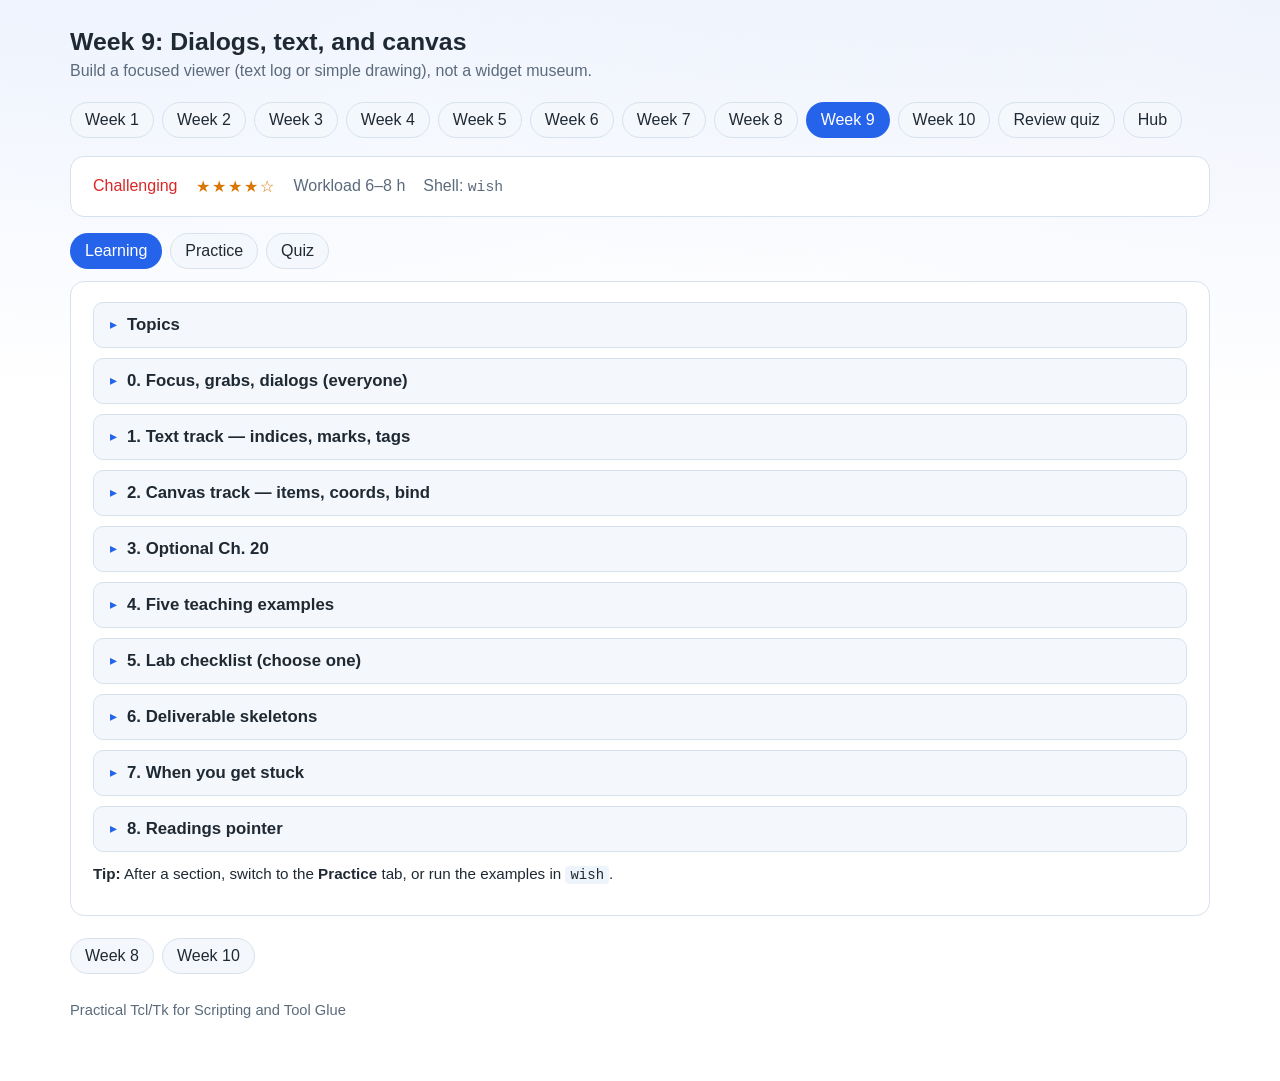
<file: week9/index.html>
<!DOCTYPE html>
<html lang="en">
<head>
  <meta charset="utf-8">
  <meta name="viewport" content="width=device-width, initial-scale=1">
  <title>Week 9 — Tcl/Tk programme</title>
  <link rel="stylesheet" href="../assets/course.css">
</head>
<body>
  <div class="wrap wide">
    <header>
      <h1>Week 9: Dialogs, text, and canvas</h1>
      <p>Build a focused viewer (text log or simple drawing), not a widget museum.</p>
    </header>
    <nav class="bar">
    <a href="../week1/index.html">Week 1</a>
    <a href="../week2/index.html">Week 2</a>
    <a href="../week3/index.html">Week 3</a>
    <a href="../week4/index.html">Week 4</a>
    <a href="../week5/index.html">Week 5</a>
    <a href="../week6/index.html">Week 6</a>
    <a href="../week7/index.html">Week 7</a>
    <a href="../week8/index.html">Week 8</a>
    <a href="../week9/index.html" class="active">Week 9</a>
    <a href="../week10/index.html">Week 10</a>
    <a href="../quiz/index.html">Review quiz</a>
    <a href="../index.html">Hub</a>
    </nav>
    <section class="card">
      <div class="meta">
        <span class="diff-hard">Challenging</span>
        <span class="stars" aria-label="difficulty 4 of 5">★★★★☆</span>
        <span>Workload 6–8 h</span>
        <span>Shell: <code>wish</code></span>
      </div>
    </section>
    <div class="tabs">
      <button type="button" class="active" data-show="learning">Learning</button>
      <button type="button" data-show="practice">Practice</button>
      <button type="button" data-show="quiz">Quiz</button>
    </div>
    <section class="card learn md-doc" data-panel="learning">
<details class="learn-drop">
  <summary><h2>Topics</h2></summary>
  <div class="learn-drop-body">
      <ul class="list">
      <li>focus, grabs, tkwait, update</li>
      <li>File-selection dialog pattern</li>
      <li>text: indices, marks, tags, bindings</li>
      <li>canvas: items, coordinates, operations</li>
      <li>Optional: selections and clipboard (Ch. 20)</li>
      </ul>
  </div>
</details>
<details class="learn-drop" id="0-focus-grabs-dialogs-everyone">
  <summary><h2>0. Focus, grabs, dialogs (everyone)</h2></summary>
  <div class="learn-drop-body">
<pre class="code"><code class="lang-tcl">focus .e
# grab .dlg
# tkwait window .dlg
# grab release .dlg
# update idletasks</code></pre>
<div class="table-wrap"><table><thead><tr><th>Command</th><th>Role</th></tr></thead><tbody><tr><td><code>focus</code></td><td>Which widget gets keys.</td></tr><tr><td><code>grab</code></td><td>Modal: events stay in that subtree.</td></tr><tr><td><code>tkwait window</code> / <code>variable</code> / <code>visibility</code></td><td>Wait <strong>without</strong> a busy <code>while</code> that freezes Tcl.</td></tr><tr><td><code>update</code> / <code>update idletasks</code></td><td>Drain events / geometry; can <strong>re-enter</strong> your script.</td></tr></tbody></table></div>
<p>Dialog pattern: build → <code>grab</code> → <code>tkwait</code> → read result → <code>destroy</code>.</p>
  </div>
</details>
<details class="learn-drop" id="1-text-track-indices-marks-tags">
  <summary><h2>1. Text track — indices, marks, tags</h2></summary>
  <div class="learn-drop-body">
<pre class="code"><code class="lang-tcl">text .t -width 60 -height 16 -wrap none
pack .t -fill both -expand 1
.t insert end &quot;ERROR boom\n&quot;
.t insert end &quot;INFO ok\n&quot;
.t tag configure err -foreground red
.t tag add err 1.0 1.end
.t see end</code></pre>
<div class="table-wrap"><table><thead><tr><th>Index</th><th>Meaning</th></tr></thead><tbody><tr><td><code>1.0</code></td><td>Line 1, character 0 (lines start at 1).</td></tr><tr><td><code>end</code></td><td>Just after the last char.</td></tr><tr><td><code>insert</code></td><td>Caret.</td></tr><tr><td><code>end - 1 lines</code></td><td>Modifiers (see Ch. 18).</td></tr></tbody></table></div>
<div class="table-wrap"><table><thead><tr><th>Tags vs marks</th></tr></thead><tbody><tr><td><strong>Tags</strong> style and bind ranges (<code>tag configure</code>, <code>tag bind</code>).</td></tr><tr><td><strong>Marks</strong> named positions that move with edits.</td></tr></tbody></table></div>
<pre class="code"><code class="lang-tcl">.t search -forwards ERROR 1.0 end
.t get 1.0 end
.t delete 1.0 end</code></pre>
<p>Lab: color ERROR/WARN, search highlight, dump to a file (<code>open</code> + <code>.t get</code> + <code>catch</code>).</p>
  </div>
</details>
<details class="learn-drop" id="2-canvas-track-items-coords-bind">
  <summary><h2>2. Canvas track — items, coords, bind</h2></summary>
  <div class="learn-drop-body">
<pre class="code"><code class="lang-tcl">canvas .c -width 300 -height 200 -background white
pack .c
set r [.c create rectangle 20 20 80 80 -fill skyblue -tags box]
.c create text 50 50 -text hi
.c bind box &lt;Button-1&gt; {puts clicked}
.c move box 10 0</code></pre>
<div class="table-wrap"><table><thead><tr><th>Idea</th><th>Detail</th></tr></thead><tbody><tr><td>Origin</td><td><code>0,0</code> is <strong>top-left</strong>.</td></tr><tr><td>Items</td><td><code>arc</code> <code>line</code> <code>oval</code> <code>rectangle</code> <code>text</code> <code>window</code> …</td></tr><tr><td>Id vs tag</td><td><code>create</code> returns an id; tags group items.</td></tr><tr><td>Ops</td><td><code>coords</code> <code>itemconfigure</code> <code>move</code> <code>scale</code> <code>delete</code> <code>find</code>.</td></tr></tbody></table></div>
<p>Window coords (<code>%x %y</code> on the widget) are <strong>not</strong> automatically canvas coords if you have scrolled — convert as in the book.</p>
<p>Optional <code>postscript</code> for a print dump.</p>
<p>Lab: ≥2 item types + one <code>bind</code> (hello-canvas, annotator, or double-slider idea from the chapter).</p>
  </div>
</details>
<details class="learn-drop" id="3-optional-ch-20">
  <summary><h2>3. Optional Ch. 20</h2></summary>
  <div class="learn-drop-body">
<p>Selections and clipboard — only if your viewer copies text.</p>
  </div>
</details>
<details class="learn-drop" id="4-five-teaching-examples">
  <summary><h2>4. Five teaching examples</h2></summary>
  <div class="learn-drop-body">
<h3 id="a-dialog-wait">A — dialog wait</h3>
<pre class="code"><code class="lang-tcl">grab .dlg
tkwait window .dlg</code></pre>
<h3 id="b-text-tag-color">B — text tag color</h3>
<pre class="code"><code class="lang-tcl">.t tag configure err -foreground red
.t tag add err 1.0 1.end</code></pre>
<h3 id="c-canvas-bind-on-a-tag">C — canvas bind on a tag</h3>
<pre class="code"><code class="lang-tcl">.c bind box &lt;Button-1&gt; ClickBox</code></pre>
<h3 id="d-bug-then-fix-tkwait-forgotten">D — BUG then FIX (<code>tkwait</code> forgotten)</h3>
<pre class="code"><code class="lang-tcl"># BUG: create dialog; immediately read the entry (empty)
# FIX: grab + tkwait then read</code></pre>
<h3 id="e-bug-then-fix-text-index-00">E — BUG then FIX (text index <code>0.0</code>)</h3>
<pre class="code"><code class="lang-tcl"># BUG: .t insert 0.0 ...
# FIX: 1.0 is the start</code></pre>
  </div>
</details>
<details class="learn-drop" id="5-lab-checklist-choose-one">
  <summary><h2>5. Lab checklist (choose one)</h2></summary>
  <div class="learn-drop-body">
<ul class="list"><li><strong>Text:</strong> tagged log viewer (severity colors, search highlight, dump to file)</li><li><strong>OR canvas:</strong> ≥2 item types and one binding</li><li>Short note on focus/grab if you used a dialog</li></ul>
  </div>
</details>
<details class="learn-drop" id="6-deliverable-skeletons">
  <summary><h2>6. Deliverable skeletons</h2></summary>
  <div class="learn-drop-body">
<p><strong>Text:</strong></p>
<pre class="code"><code class="lang-tcl">#!/usr/bin/env wish
# week09_text.tcl
proc LoadLog {path} { # open + insert + tag ERROR/WARN }
proc Search {pat} { # .t search + tag highlight }
proc Dump {} { # .t get 1.0 end → file, catch }
# TODO: pack text + entry + buttons</code></pre>
<p><strong>Canvas:</strong></p>
<pre class="code"><code class="lang-tcl">#!/usr/bin/env wish
# week09_canvas.tcl
# items: rectangle + text; bind &lt;Button-1&gt; on tag</code></pre>
  </div>
</details>
<details class="learn-drop" id="7-when-you-get-stuck">
  <summary><h2>7. When you get stuck</h2></summary>
  <div class="learn-drop-body">
<p>Text: indices are <code>line.char</code>, not Python slices. Canvas: draw on paper first (y grows <strong>down</strong>). Dialogs: if the caller continued too soon, you skipped <code>tkwait</code>.</p>
  </div>
</details>
<details class="learn-drop" id="8-readings-pointer">
  <summary><h2>8. Readings pointer</h2></summary>
  <div class="learn-drop-body">
<p>Tk Book draft Ch. 17, and <strong>either</strong> Ch. 18 <strong>or</strong> Ch. 19 (skim the other). Optional Ch. 20.</p>
<p><em>End of Week 9 line-by-line planner.</em></p>
  </div>
</details>
      <p class="why"><strong>Tip:</strong> After a section, switch to the <strong>Practice</strong> tab, or run the examples in <code>wish</code>.</p>
    </section>
    <section class="card hidden" data-panel="practice" id="lab-playground">
      <h2>Practice</h2>
      <ul class="list">
      <li>Text track: tagged log viewer (search highlight, dump to file)</li>
      <li>OR canvas track: two item types and one bind</li>
      </ul>
      <p>Follow the typed exercises in the <strong>Learning</strong> tab.</p>
      <h3>Coding lab — edit, run, debug</h3>
      <p>Text and canvas widgets need <code>wish</code>. Sandbox is Tcl-only.</p>
      <div id="tcl-lab-root"></div>
    </section>
    <section class="card hidden" data-panel="quiz" id="week-quiz-panel">
      <h2>Week 9 quiz</h2>
      <p>Two or three questions on <strong>what this week’s code does</strong>. Pick an answer, then Score quiz.</p>
      <div id="week-quiz"></div>
      <div id="week-quiz-score" class="card"></div>
    </section>
    <nav class="bar">
      <a href="../week8/index.html">Week 8</a>
      <a href="../week10/index.html">Week 10</a>
    </nav>
    <footer>Practical Tcl/Tk for Scripting and Tool Glue</footer>
  </div>
  <script src="../assets/course.js"></script>
  <script src="../assets/tcl-lab.js"></script>
  <script src="../assets/quiz.js"></script>
  <script src="../assets/week-quiz.js"></script>
  <script>
    document.addEventListener("DOMContentLoaded", function () {
      if (window.TclLab) TclLab.mount(document.getElementById("tcl-lab-root"), {
        note: "Pick text or canvas. Run the deliverable with wish.",
        examples: [
          { id: "index", title: "string stand-in for text indices", code: "set line \"ERROR boom\"\nputs [string range $line 0 4]\nputs [string toupper $line]" }
        ]
      });
      if (window.WeekQuiz) WeekQuiz.mount(9);
      if (location.hash === "#lab-playground") showPanel("practice");
      if (location.hash === "#quiz") showPanel("quiz");
    });
  </script>
</body>
</html>
</file>
<file: assets/course.css>
:root {
  --bg: #FFFFFF;
  --panel: #FFFFFF;
  --panel-2: #F4F8FC;
  --ink: #1F2933;
  --muted: #5B6B7C;
  --line: #D7E2EE;
  --accent: #2563EB;
  --accent-2: #1D4ED8;
  --good: #059669;
  --warn: #D97706;
  --hard: #DC2626;
  --code-bg: #0F172A;
  --code-ink: #E2E8F0;
  --radius: 14px;
  font-family: "Segoe UI", "Noto Sans", sans-serif;
}

* { box-sizing: border-box; }
body {
  margin: 0;
  min-height: 100vh;
  background:
    radial-gradient(1100px 480px at 8% -8%, #2563EB18, transparent),
    radial-gradient(900px 420px at 100% 0%, #1D4ED812, transparent),
    var(--bg);
  color: var(--ink);
}
a { color: var(--accent-2); }
.wrap { max-width: 980px; margin: 0 auto; padding: 28px 20px 64px; }
header h1 { margin: 0 0 6px; font-size: 1.55rem; font-weight: 600; color: var(--ink); }
header p { margin: 0; color: var(--muted); }
.bar {
  display: flex;
  flex-wrap: wrap;
  gap: 8px;
  margin: 22px 0 18px;
}
.bar a, .bar button, .tabs button, .quiz-opt {
  appearance: none;
  border: 1px solid var(--line);
  background: var(--panel-2);
  color: var(--ink);
  border-radius: 999px;
  padding: 8px 14px;
  cursor: pointer;
  text-decoration: none;
  font: inherit;
}
.bar a.active, .bar button.active, .tabs button.active {
  background: var(--accent);
  border-color: transparent;
  color: #FFFFFF;
}
.card {
  background: var(--panel);
  border: 1px solid var(--line);
  border-radius: var(--radius);
  padding: 20px 22px;
  margin-bottom: 16px;
}
.meta { display: flex; flex-wrap: wrap; gap: 10px 18px; color: var(--muted); }
.stars { letter-spacing: 2px; color: var(--warn); }
.diff-easy { color: var(--good); }
.diff-mid { color: var(--warn); }
.diff-hard { color: var(--hard); }
.tabs { display: flex; flex-wrap: wrap; gap: 8px; margin: 16px 0 12px; }
ul.list { margin: 0; padding-left: 1.15rem; }
ul.list li { margin: 0.45rem 0; }
.hidden { display: none; }
footer { margin-top: 28px; color: var(--muted); font-size: 0.92rem; }
.week-grid {
  display: grid;
  grid-template-columns: repeat(auto-fill, minmax(160px, 1fr));
  gap: 12px;
}
.week-grid a {
  display: block;
  background: var(--panel);
  border: 1px solid var(--line);
  border-radius: var(--radius);
  padding: 16px;
  color: inherit;
  text-decoration: none;
}
.week-grid a:hover {
  border-color: var(--accent);
  box-shadow: 0 6px 18px #2563EB22;
}
.week-grid strong { display: block; margin-bottom: 6px; color: var(--ink); }
.quiz-q { margin-bottom: 18px; }
.quiz-q .quiz-code { margin: 8px 0 12px; }
.quiz-opt { display: block; width: 100%; text-align: left; margin: 6px 0; border-radius: 10px; }
.quiz-opt.correct { background: #d8f3e4; border-color: var(--good); }
.quiz-opt.wrong { background: #FEE2E2; border-color: var(--hard); }
.score { font-size: 1.3rem; }
code { font-family: ui-monospace, Consolas, monospace; font-size: 0.92em; }
.learn h3 { margin: 1rem 0 0.4rem; font-size: 1.02rem; font-weight: 600; }
.learn h3:first-child { margin-top: 0; }
.why { margin-top: 10px; color: var(--muted); font-size: 0.95rem; }
.why strong { color: var(--ink); }

/* Week practice (lab checklist + coding lab) */
.wrap.wide { max-width: 1180px; }
.teach-links {
  display: flex;
  flex-wrap: wrap;
  gap: 10px;
  margin: 12px 0 0;
}
.teach-links a,
.teach-links button {
  display: inline-flex;
  align-items: center;
  gap: 6px;
  padding: 10px 14px;
  border-radius: 10px;
  border: 1px solid var(--line);
  background: var(--panel-2);
  text-decoration: none;
  color: var(--ink);
  font: inherit;
  cursor: pointer;
}
.teach-links a:hover,
.teach-links button:hover { border-color: var(--accent); }
.teach-links a.primary,
.teach-links button.primary {
  background: linear-gradient(135deg, #1D4ED8, #2563EB);
  border-color: transparent;
  color: #FFFFFF;
}
.md-doc h1 { font-size: 1.35rem; margin: 0 0 0.75rem; color: var(--ink); }
.md-doc h2 { font-size: 1.15rem; margin: 1.4rem 0 0.55rem; border-top: 1px solid var(--line); padding-top: 1rem; color: var(--ink); }
.md-doc h2:first-child { border-top: 0; padding-top: 0; margin-top: 0; }
.md-doc h3 { font-size: 1.02rem; margin: 1rem 0 0.4rem; color: var(--ink); }
.md-doc p { margin: 0.55rem 0; line-height: 1.55; color: var(--ink); }

/* Learning section dropdowns */
.learn-drop {
  border: 1px solid var(--line);
  border-radius: 10px;
  background: var(--panel-2);
  margin: 0 0 10px;
  overflow: hidden;
}
.learn-drop > summary {
  cursor: pointer;
  list-style: none;
  padding: 12px 16px;
  display: flex;
  align-items: center;
  gap: 10px;
  user-select: none;
}
.learn-drop > summary::-webkit-details-marker { display: none; }
.learn-drop > summary::before {
  content: "▸";
  color: var(--accent);
  font-size: 0.85rem;
  line-height: 1;
  flex: 0 0 auto;
}
.learn-drop[open] > summary::before { content: "▾"; }
.learn-drop > summary h2 {
  margin: 0;
  border: 0;
  padding: 0;
  font-size: 1.05rem;
  font-weight: 600;
  color: var(--ink);
}
.learn-drop-body {
  padding: 4px 16px 14px;
  border-top: 1px solid var(--line);
  background: var(--panel);
}
.learn-drop-body > :first-child { margin-top: 0.55rem; }
.md-doc hr { border: 0; border-top: 1px solid var(--line); margin: 1.25rem 0; }
.md-doc pre.code {
  background: var(--code-bg);
  border: 1px solid var(--accent-2);
  border-radius: 8px;
  padding: 12px 14px;
  overflow: auto;
  margin: 0.65rem 0;
}
.md-doc pre.code code {
  font-family: ui-monospace, Consolas, monospace;
  font-size: 0.9rem;
  color: var(--code-ink);
  white-space: pre;
}
.md-doc .table-wrap { overflow-x: auto; margin: 0.75rem 0; }
.md-doc table {
  width: 100%;
  border-collapse: collapse;
  font-size: 0.92rem;
}
.md-doc th, .md-doc td {
  border: 1px solid var(--line);
  padding: 8px 10px;
  text-align: left;
  vertical-align: top;
}
.md-doc th { background: var(--panel-2); color: var(--ink); }
.md-doc td code, .md-doc p code, .md-doc li code {
  background: #EEF4FB;
  color: var(--ink);
  padding: 1px 5px;
  border-radius: 4px;
}
.tcl-lab { margin-top: 4px; }
.tcl-lab-toolbar {
  display: flex;
  flex-wrap: wrap;
  align-items: center;
  gap: 8px;
  margin-bottom: 12px;
}
.tcl-lab-toolbar .tcl-ex {
  display: flex;
  align-items: center;
  gap: 8px;
  color: var(--muted);
  font-size: 0.92rem;
}
.tcl-lab-toolbar select {
  background: var(--panel-2);
  color: var(--ink);
  border: 1px solid var(--line);
  border-radius: 8px;
  padding: 8px 10px;
  font: inherit;
}
.tcl-btn {
  appearance: none;
  border: 1px solid var(--line);
  background: var(--panel-2);
  color: var(--accent-2);
  border-radius: 8px;
  padding: 8px 14px;
  cursor: pointer;
  font: inherit;
}
.tcl-btn.primary {
  background: var(--accent);
  border-color: transparent;
  color: #FFFFFF;
}
.tcl-btn:hover { filter: brightness(1.05); }
.tcl-hint { color: var(--muted); font-size: 0.85rem; margin-left: auto; }
.tcl-lab-grid {
  display: grid;
  grid-template-columns: 1.2fr 0.9fr;
  gap: 12px;
}
@media (max-width: 860px) {
  .tcl-lab-grid { grid-template-columns: 1fr; }
  .tcl-hint { margin-left: 0; }
}
.tcl-pane {
  background: var(--panel-2);
  border: 1px solid var(--line);
  border-radius: 12px;
  padding: 12px;
  min-width: 0;
}
.tcl-pane h3 {
  margin: 0 0 8px;
  font-size: 0.92rem;
  font-weight: 600;
  color: var(--muted);
}
#tcl-editor {
  width: 100%;
  min-height: 280px;
  resize: vertical;
  background: #FFFFFF;
  color: var(--ink);
  border: 1px solid var(--line);
  border-radius: 8px;
  padding: 12px;
  font-family: ui-monospace, Consolas, "Cascadia Code", monospace;
  font-size: 0.92rem;
  line-height: 1.45;
  tab-size: 4;
}
.tcl-out {
  margin: 0 0 14px;
  min-height: 120px;
  max-height: 220px;
  overflow: auto;
  background: #FFFFFF;
  border: 1px solid var(--line);
  border-radius: 8px;
  padding: 12px;
  white-space: pre-wrap;
  word-break: break-word;
  font-family: ui-monospace, Consolas, monospace;
  font-size: 0.9rem;
  color: var(--ink);
}
.tcl-out.small { min-height: 72px; max-height: 140px; }
.tcl-out.err { color: var(--hard); border-color: var(--hard); }
.trace-pane { margin-top: 12px; }
.trace-step {
  border: 1px solid var(--line);
  border-radius: 10px;
  padding: 10px 12px;
  margin: 0 0 10px;
  background: #FFFFFF;
  color: var(--ink);
}
.trace-step header {
  font-size: 0.85rem;
  color: var(--accent);
  margin-bottom: 6px;
}
.trace-step pre.src {
  margin: 0 0 8px;
  white-space: pre-wrap;
  font-size: 0.88rem;
  color: var(--ink);
}
.trace-step .steps {
  display: grid;
  gap: 6px;
  font-size: 0.85rem;
}
.trace-step .steps code {
  display: block;
  margin-top: 2px;
  color: var(--accent-2);
  word-break: break-all;
}
.tcl-note {
  margin: 14px 0 0;
  color: var(--muted);
  font-size: 0.9rem;
}
.tcl-lab .muted { color: var(--muted); }
.lesson-toc { columns: 2; gap: 24px; }
@media (max-width: 700px) { .lesson-toc { columns: 1; } }
.lesson-toc li { break-inside: avoid; margin: 0.35rem 0; }
</file>
